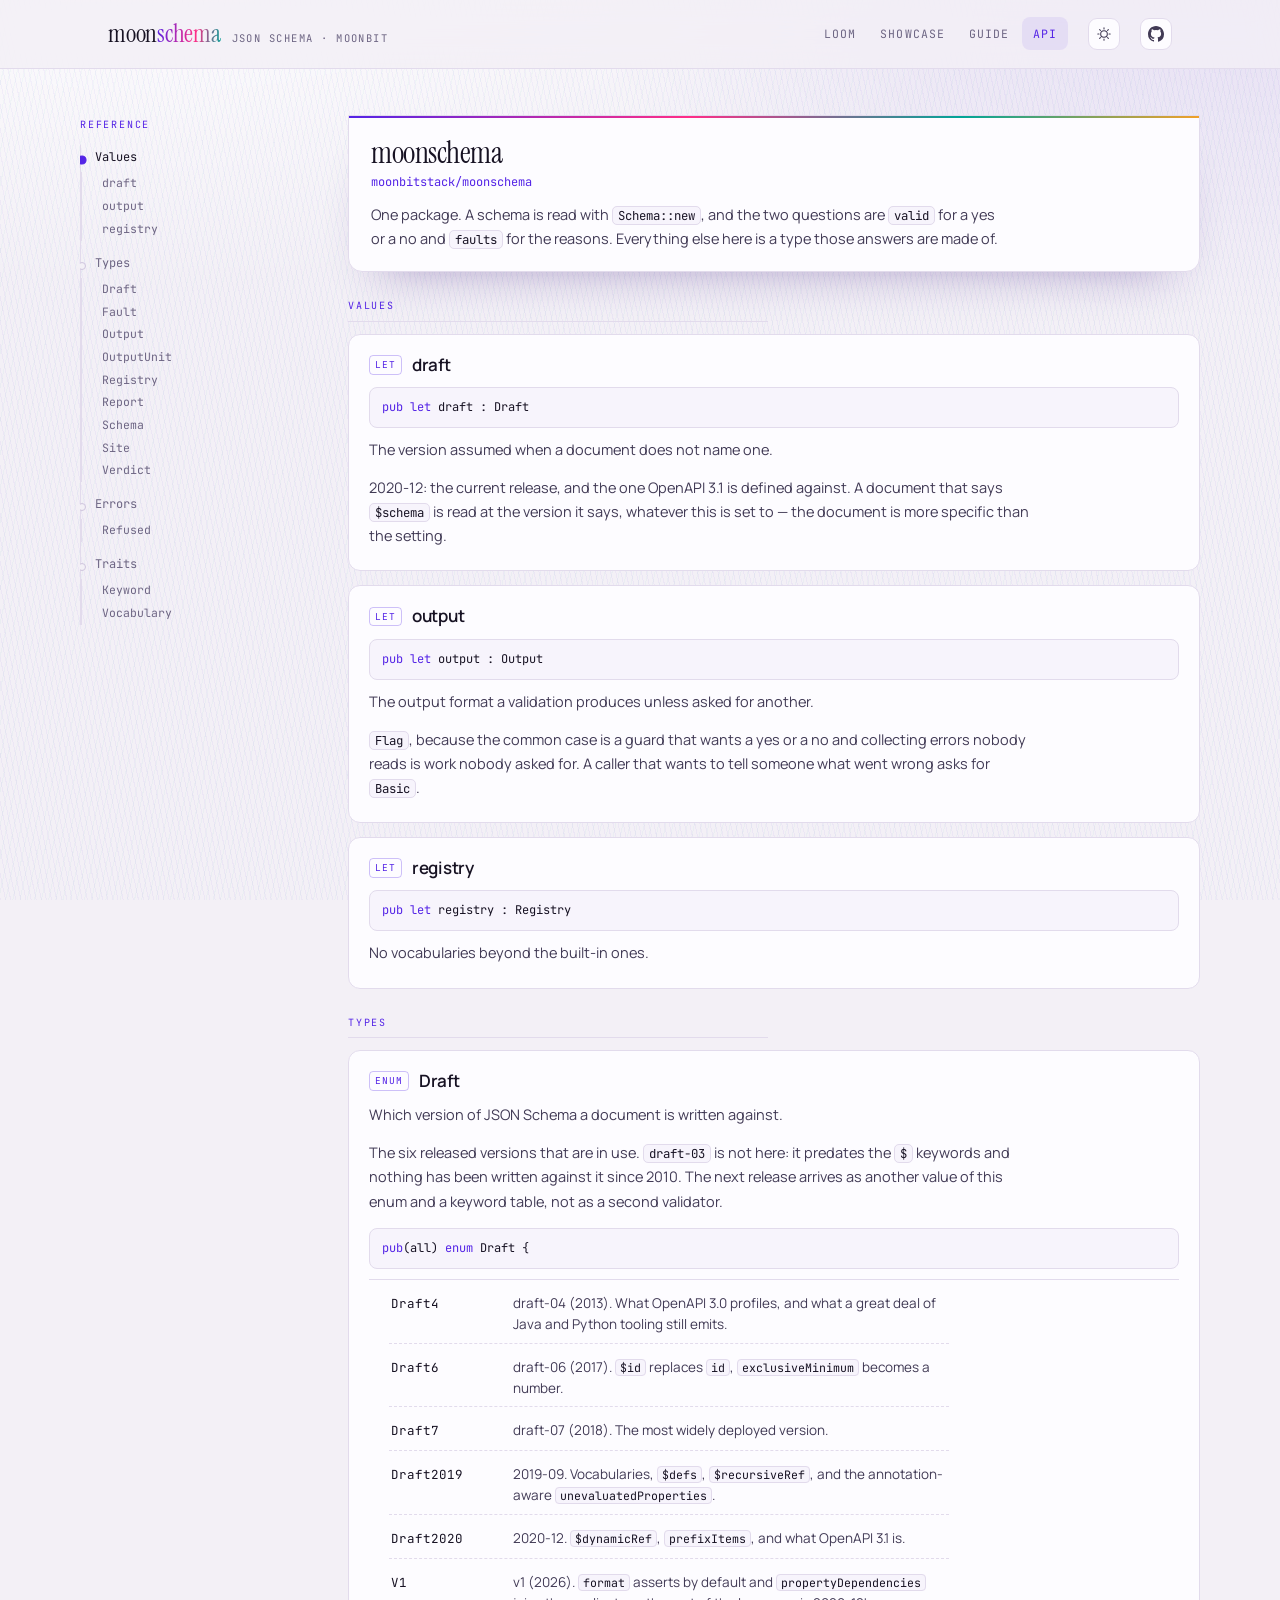
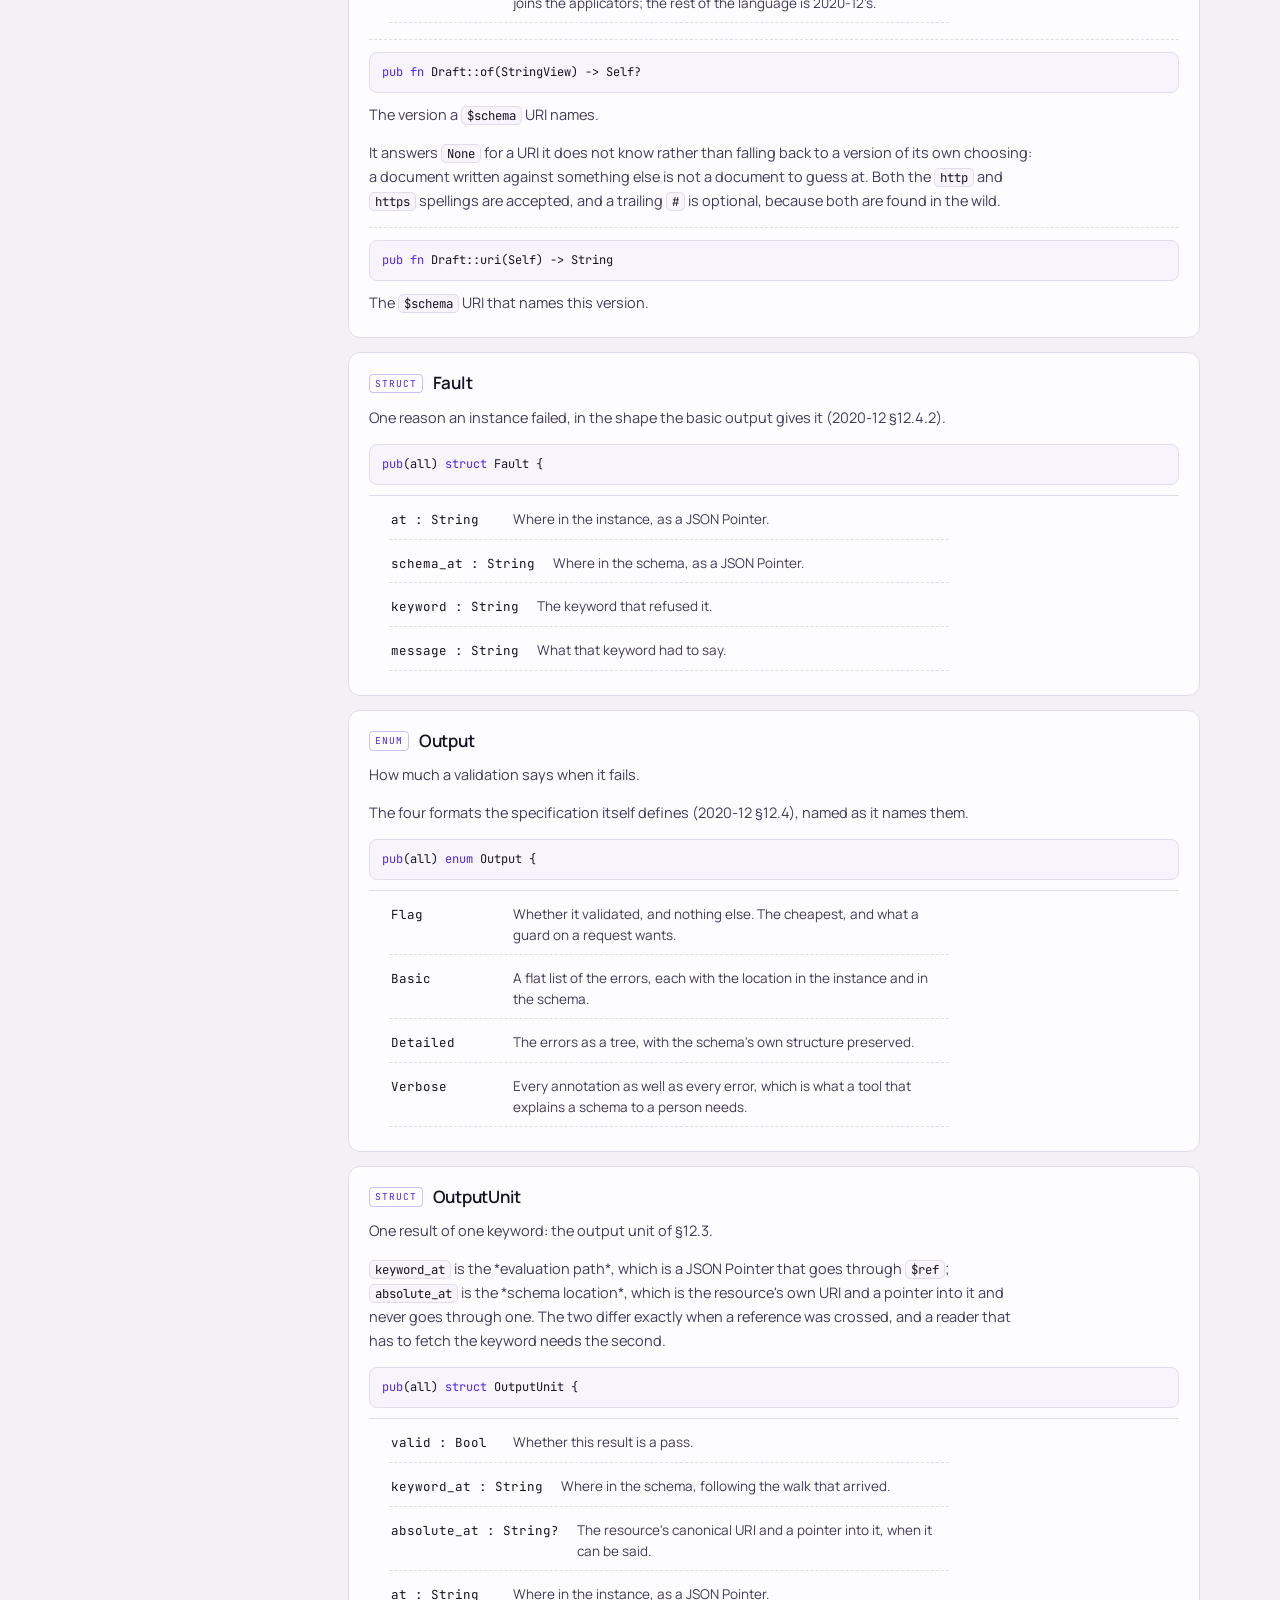
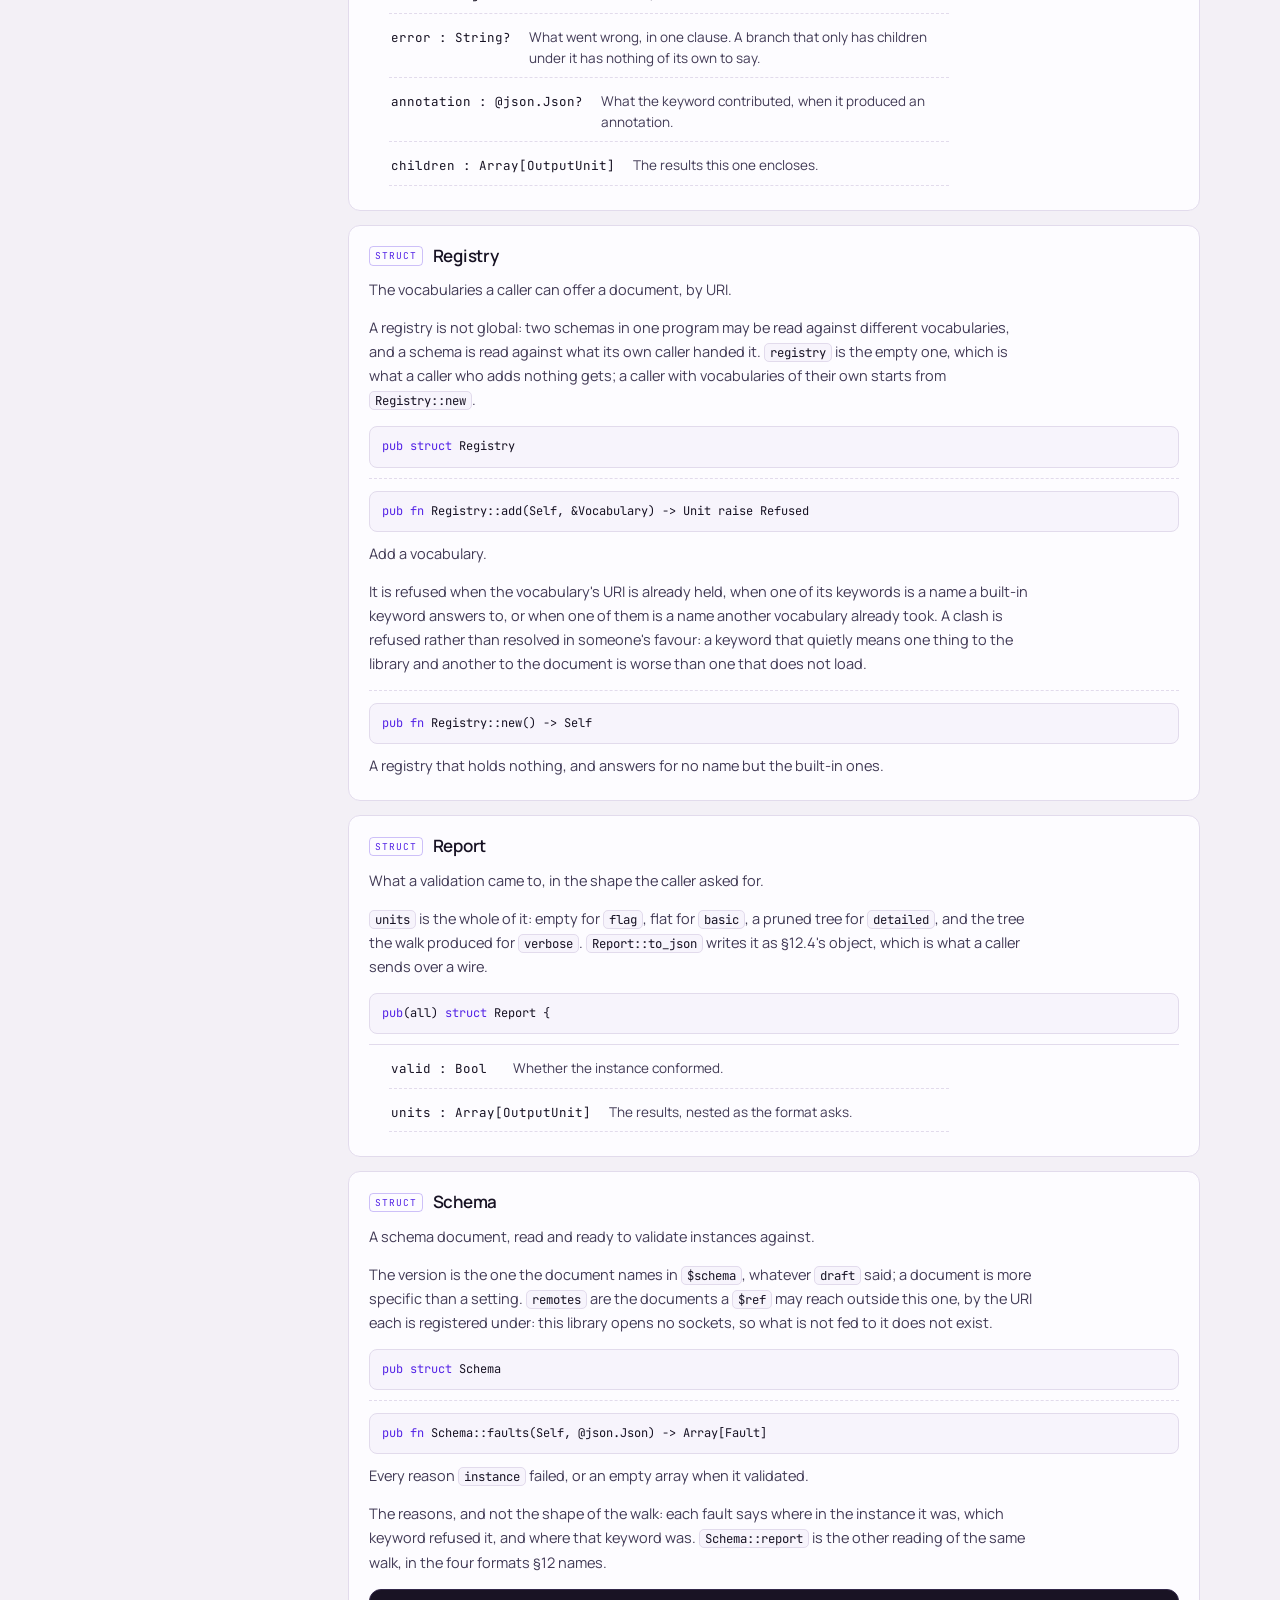
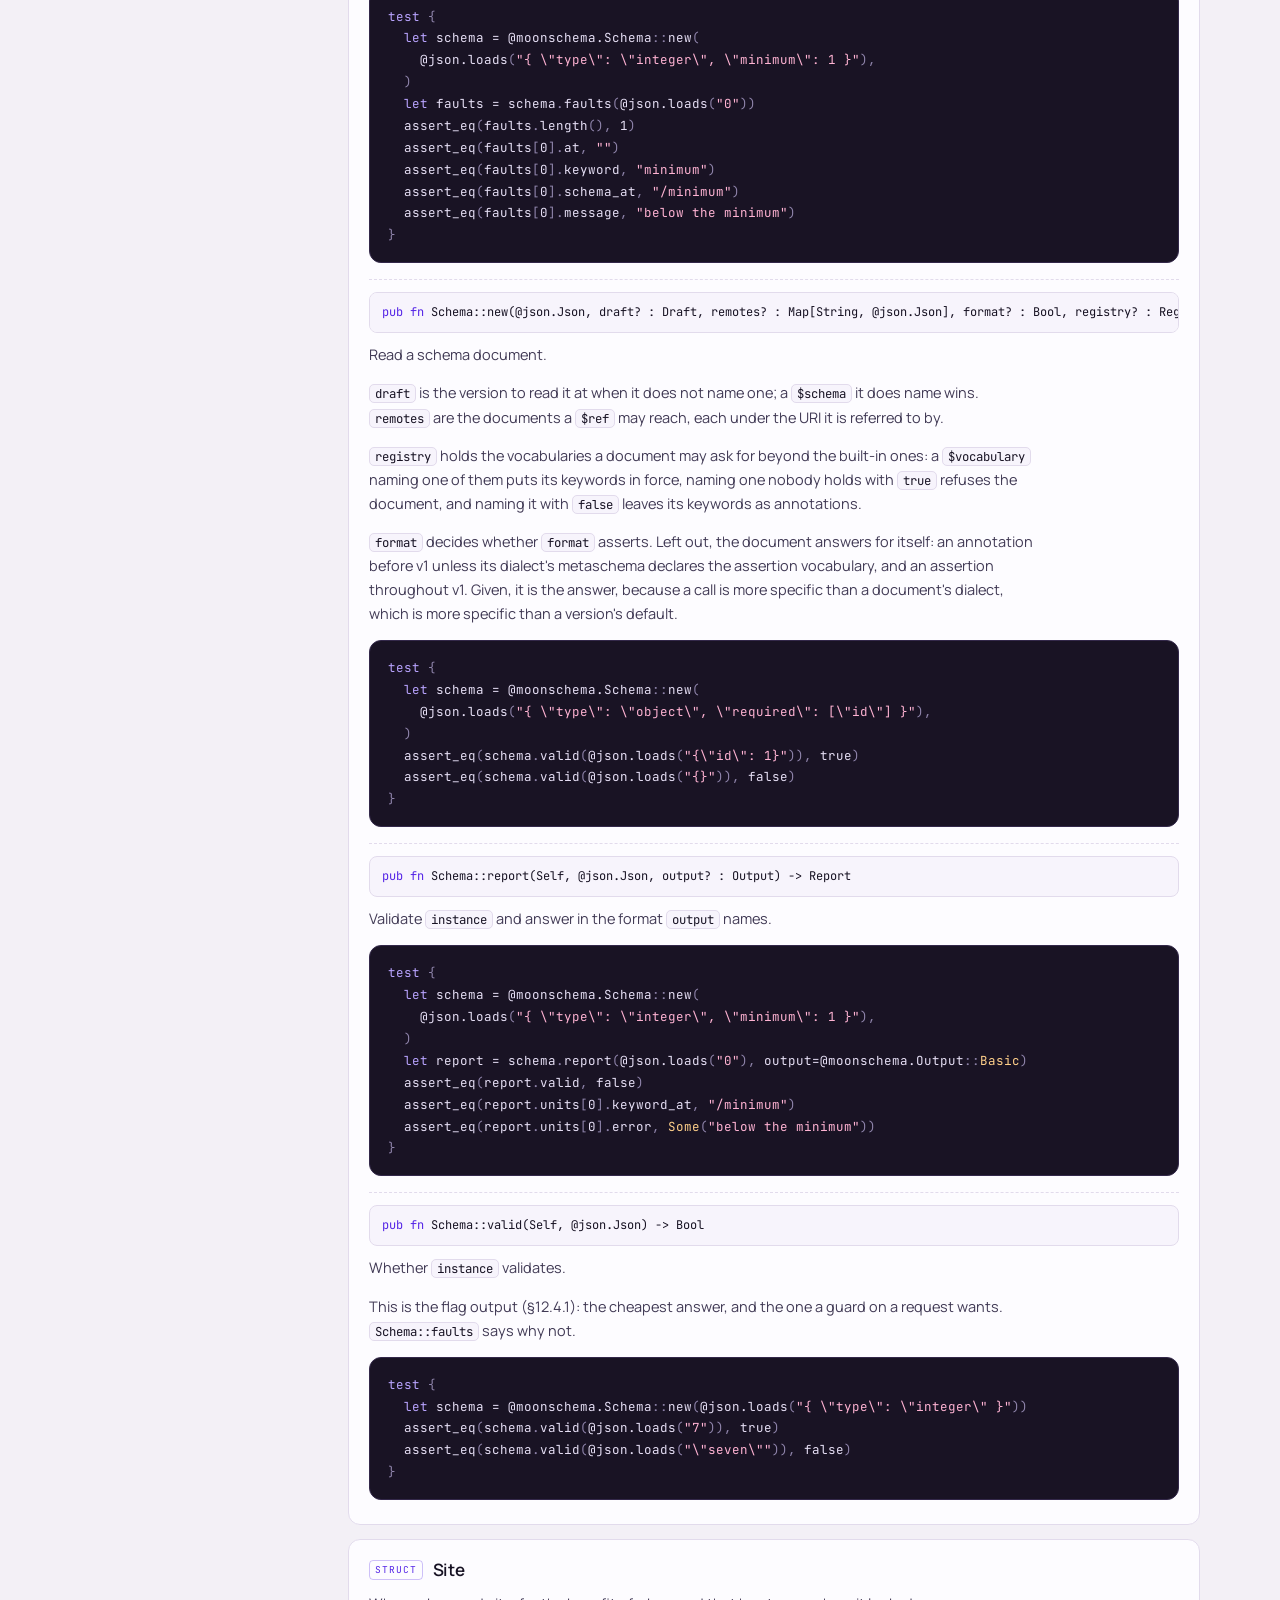
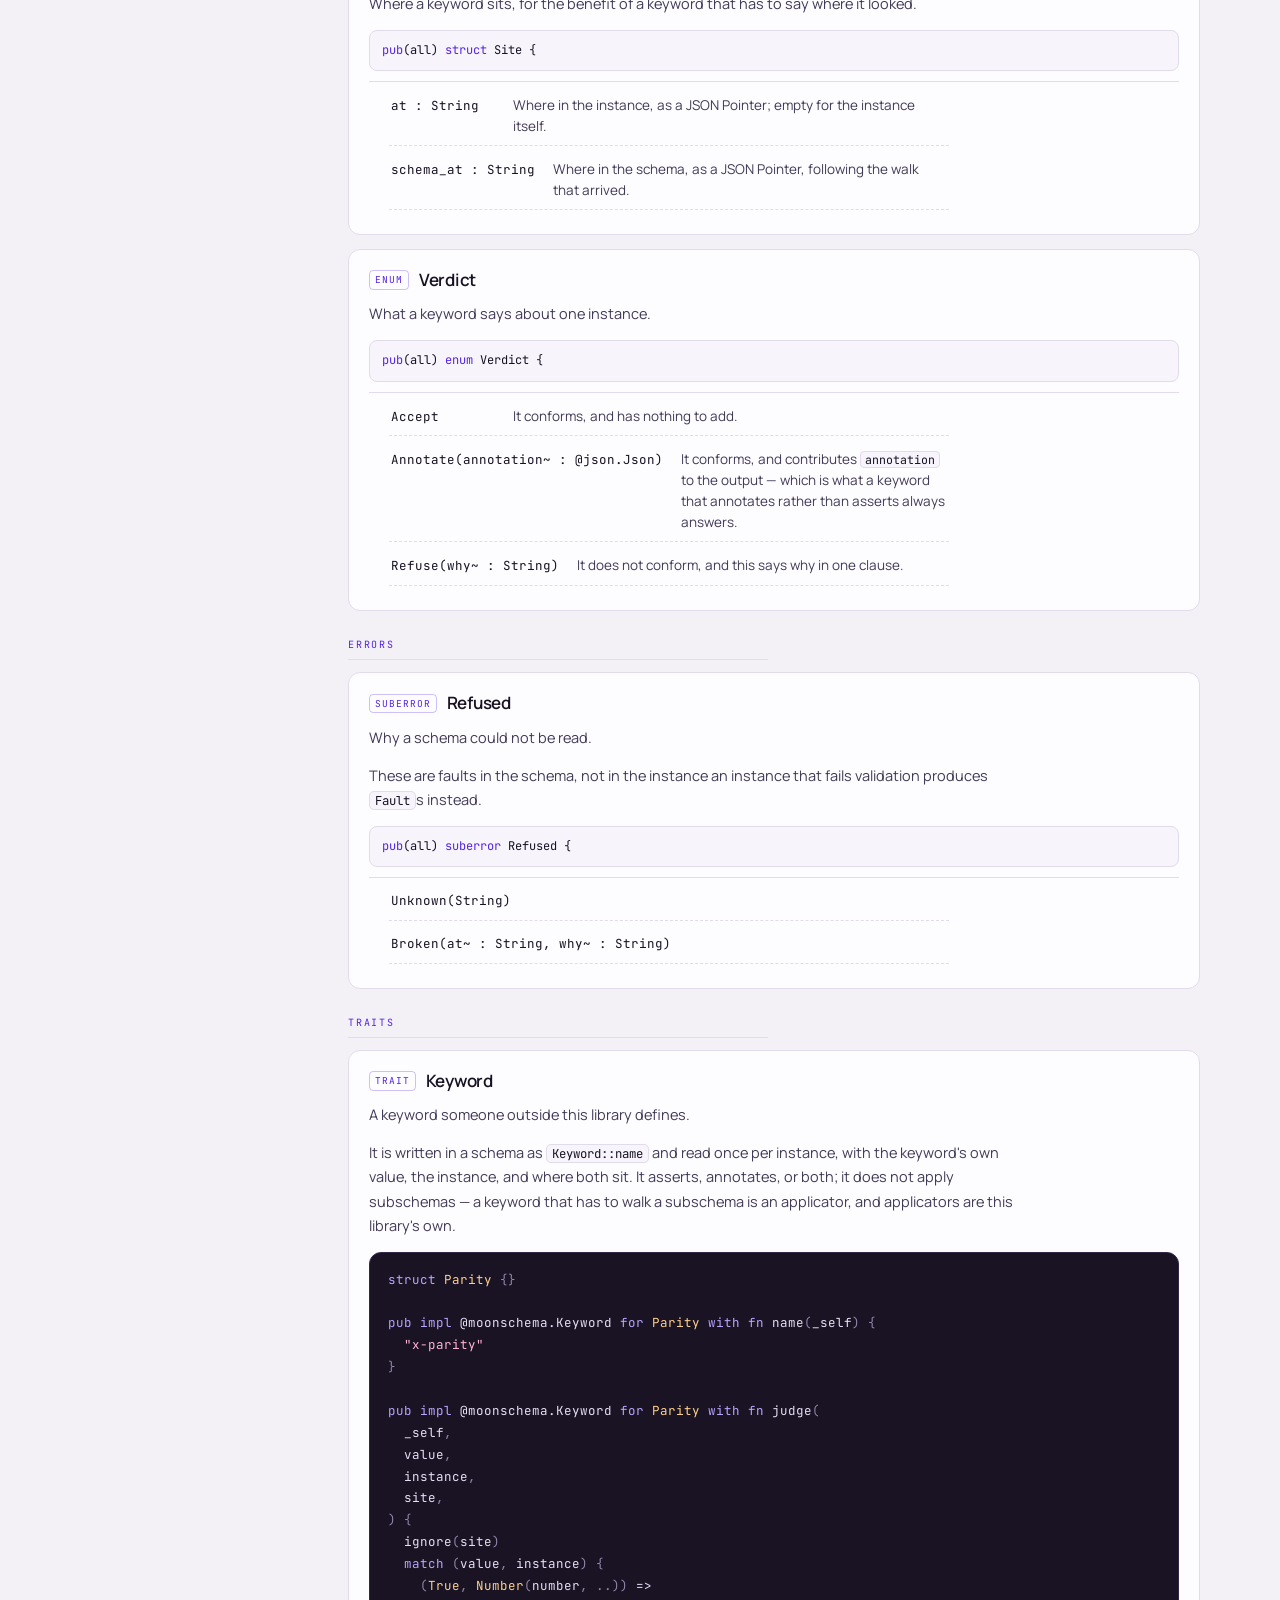
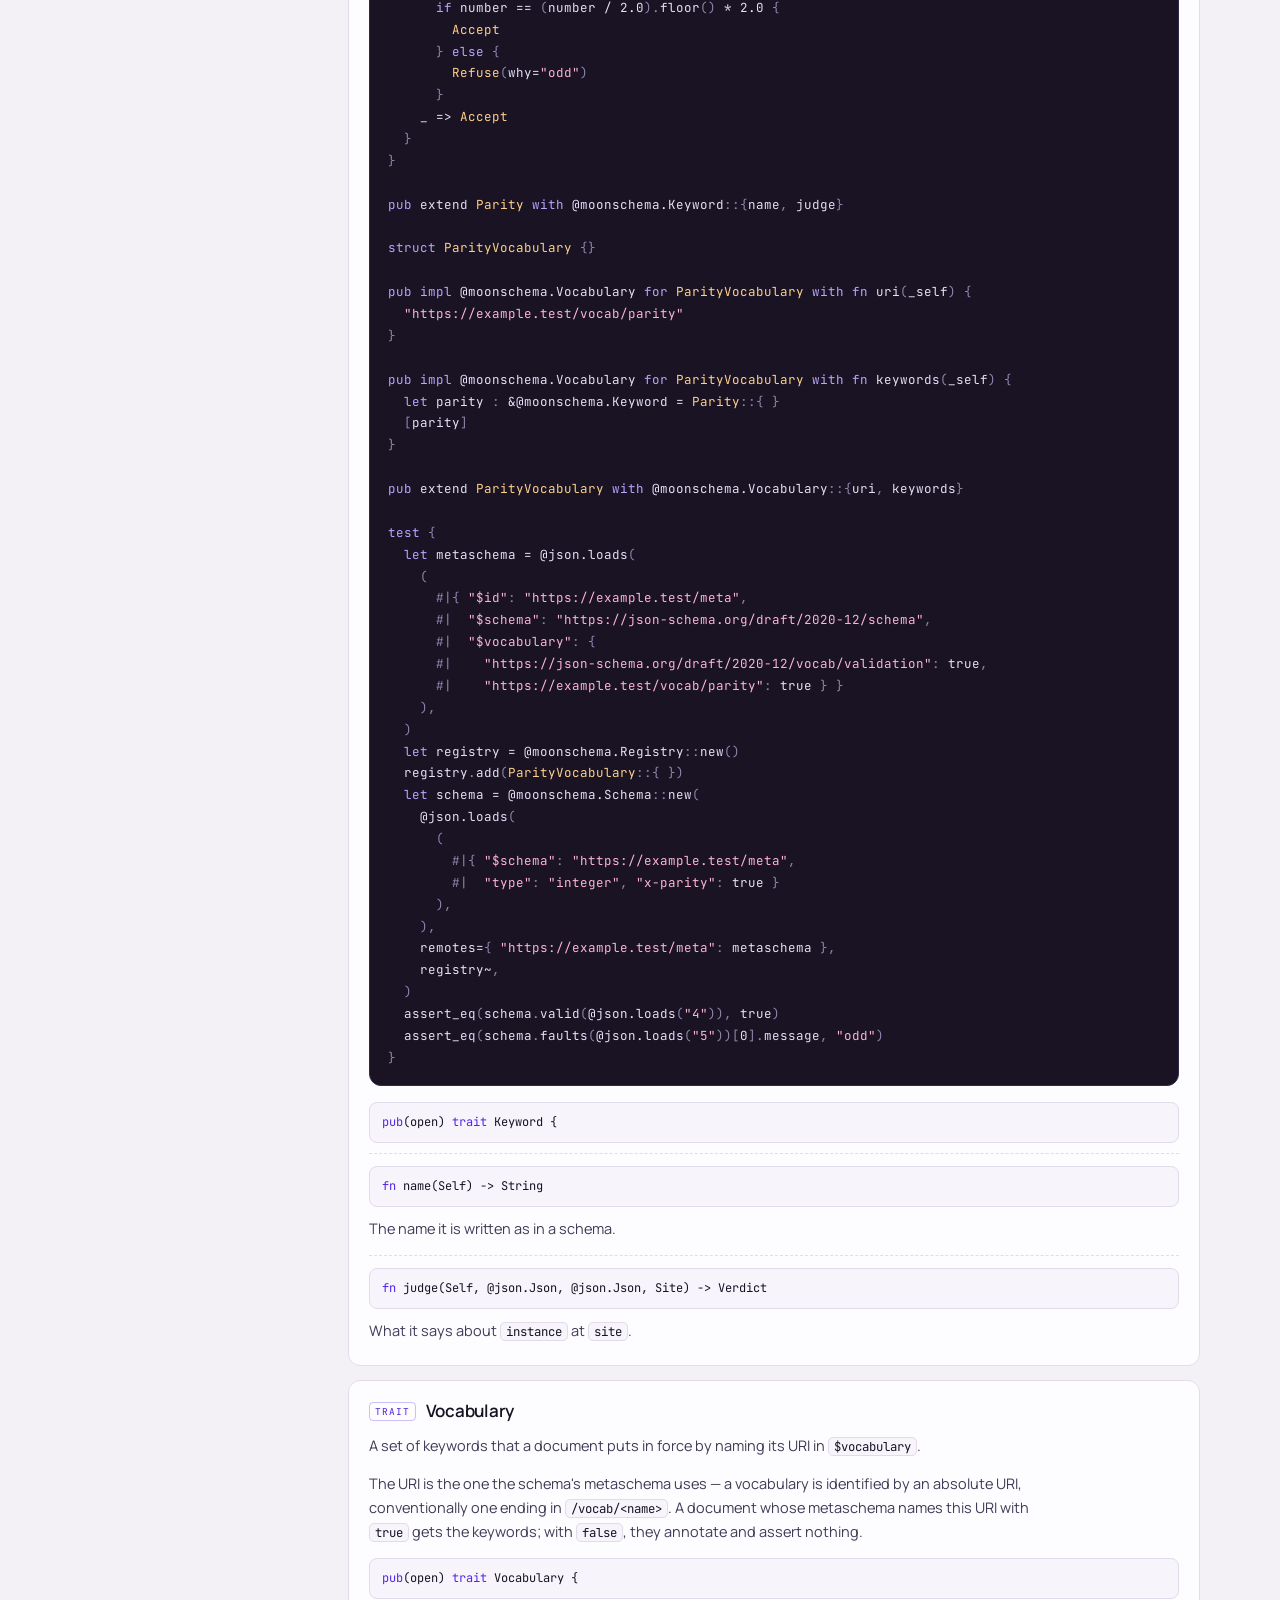
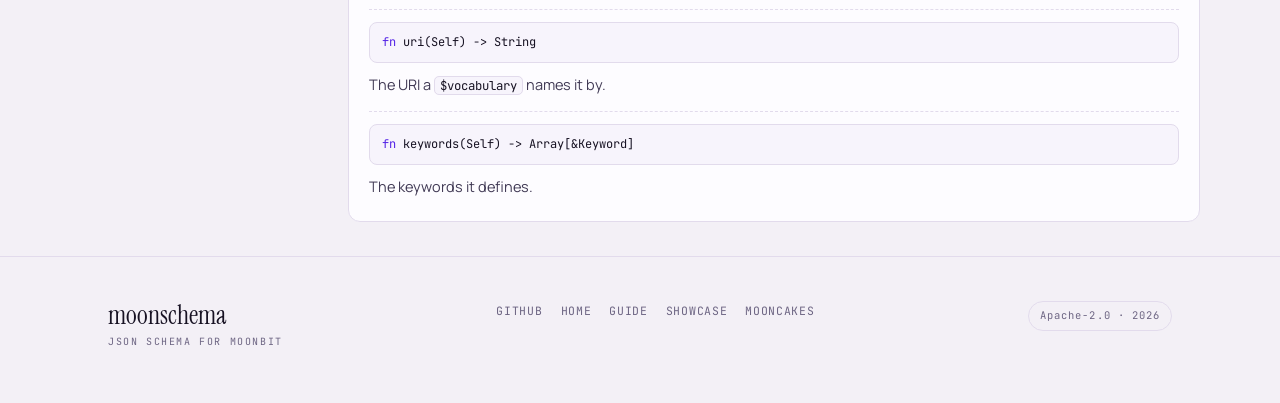
<file: docs/api.html>
<!doctype html>
<html lang="en">
<head>
<meta charset="utf-8">
<meta name="viewport" content="width=device-width, initial-scale=1">
<title>API reference — moonschema</title>
<meta name="description" content="Every public value, type and method of moonschema, generated from the package interface and its doc comments.">
<link rel="preconnect" href="https://fonts.googleapis.com">
<link rel="preconnect" href="https://fonts.gstatic.com" crossorigin>
<link href="https://fonts.googleapis.com/css2?family=Instrument+Serif:ital@0;1&family=JetBrains+Mono:wght@400;500&family=Manrope:wght@400;500;600&display=swap" rel="stylesheet">
<link rel="icon" href="assets/mark.svg" type="image/svg+xml">
<link rel="stylesheet" href="assets/site.css">
<script type="module" src="assets/scrollbar.js"></script>
<script>try{const t=localStorage.getItem("moonschema-theme");if(t)document.documentElement.dataset.theme=t}catch{}</script>
</head>
<body>

<header class="site">
  <div class="bar">
    <div class="brand">
      <a href="./">moon<i>schema</i></a>
      <small>JSON Schema · MoonBit</small>
    </div>
    <nav class="top" aria-label="Site">
      <a href="./">Loom</a>
      <a href="showcase.html">Showcase</a>
      <a href="guide.html">Guide</a>
      <a href="api.html" aria-current="page">API</a>
    </nav>
    <button class="icon-btn" data-theme-toggle aria-label="Switch theme" title="Switch theme">
      <svg class="sun" viewBox="0 0 24 24" aria-hidden="true"><path d="M12 17a5 5 0 1 1 0-10 5 5 0 0 1 0 10Zm0 2.5v1.8M12 2.7v1.8M21.3 12h-1.8M4.5 12H2.7M18.6 5.4l-1.3 1.3M6.7 17.3l-1.3 1.3M18.6 18.6l-1.3-1.3M6.7 6.7 5.4 5.4" fill="none" stroke="currentColor" stroke-width="1.6" stroke-linecap="round"/></svg>
      <svg class="moon" viewBox="0 0 24 24" aria-hidden="true" hidden><path d="M20 14.5A8.5 8.5 0 0 1 9.5 4a8.5 8.5 0 1 0 10.5 10.5Z" fill="none" stroke="currentColor" stroke-width="1.6" stroke-linejoin="round"/></svg>
    </button>
    <a class="icon-btn" href="https://github.com/moonbitstack/moonschema" aria-label="Source on GitHub" title="Source on GitHub">
      <svg viewBox="0 0 16 16" aria-hidden="true"><path d="M8 0C3.58 0 0 3.58 0 8a8 8 0 0 0 5.47 7.59c.4.07.55-.17.55-.38v-1.33c-2.23.48-2.7-1.07-2.7-1.07-.36-.92-.89-1.17-.89-1.17-.73-.5.06-.49.06-.49.8.06 1.23.83 1.23.83.72 1.22 1.88.87 2.34.66.07-.52.28-.87.5-1.07-1.78-.2-3.65-.89-3.65-3.95 0-.87.31-1.59.82-2.15-.08-.2-.36-1.02.08-2.12 0 0 .67-.21 2.2.82a7.6 7.6 0 0 1 4 0c1.53-1.04 2.2-.82 2.2-.82.44 1.1.16 1.92.08 2.12.51.56.82 1.27.82 2.15 0 3.07-1.87 3.75-3.65 3.95.29.25.54.73.54 1.48v2.2c0 .21.15.46.55.38A8 8 0 0 0 16 8c0-4.42-3.58-8-8-8Z"/></svg>
    </a>
  </div>
</header>

<main class="wrap doc">

  <aside class="toc" aria-label="Contents">
    <p class="label">Reference</p>
    <ol>
<li><a href="#values">Values</a><ol class="sub">
<li><a href="#value-draft">draft</a></li>
<li><a href="#value-output">output</a></li>
<li><a href="#value-registry">registry</a></li>
</ol></li>
<li><a href="#types">Types</a><ol class="sub">
<li><a href="#draft">Draft</a></li>
<li><a href="#fault">Fault</a></li>
<li><a href="#output">Output</a></li>
<li><a href="#outputunit">OutputUnit</a></li>
<li><a href="#registry">Registry</a></li>
<li><a href="#report">Report</a></li>
<li><a href="#schema">Schema</a></li>
<li><a href="#site">Site</a></li>
<li><a href="#verdict">Verdict</a></li>
</ol></li>
<li><a href="#errors">Errors</a><ol class="sub">
<li><a href="#refused">Refused</a></li>
</ol></li>
<li><a href="#traits">Traits</a><ol class="sub">
<li><a href="#keyword">Keyword</a></li>
<li><a href="#vocabulary">Vocabulary</a></li>
</ol></li>
    </ol>
  </aside>

  <div class="page">

    <div class="api-band">
      <h2>moonschema</h2>
      <div class="route">moonbitstack/moonschema</div>
      <p>
        One package. A schema is read with <code>Schema::new</code>, and the two questions are
        <code>valid</code> for a yes or a no and <code>faults</code> for the reasons. Everything
        else here is a type those answers are made of.
      </p>
    </div>

<div class="kind-group"><p class="g" id="values">Values</p>
<div class="entry" id="value-draft">
<h3><span class="kind">let</span>draft</h3>
<div class="sig"><span class="k">pub</span> <span class="k">let</span> draft : Draft</div>
<p>The version assumed when a document does not name one.</p><p>2020-12: the current release, and the one OpenAPI 3.1 is defined against. A document that says <code>$schema</code> is read at the version it says, whatever this is set to — the document is more specific than the setting.</p>
</div>
<div class="entry" id="value-output">
<h3><span class="kind">let</span>output</h3>
<div class="sig"><span class="k">pub</span> <span class="k">let</span> output : Output</div>
<p>The output format a validation produces unless asked for another.</p><p><code>Flag</code>, because the common case is a guard that wants a yes or a no and collecting errors nobody reads is work nobody asked for. A caller that wants to tell someone what went wrong asks for <code>Basic</code>.</p>
</div>
<div class="entry" id="value-registry">
<h3><span class="kind">let</span>registry</h3>
<div class="sig"><span class="k">pub</span> <span class="k">let</span> registry : Registry</div>
<p>No vocabularies beyond the built-in ones.</p>
</div>
</div>
<div class="kind-group"><p class="g" id="types">Types</p>
<div class="entry" id="draft">
<h3><span class="kind">enum</span>Draft</h3>
<p>Which version of JSON Schema a document is written against.</p><p>The six released versions that are in use. <code>draft-03</code> is not here: it predates the <code>$</code> keywords and nothing has been written against it since 2010. The next release arrives as another value of this enum and a keyword table, not as a second validator.</p>
<div class="sig"><span class="k">pub</span>(all) <span class="k">enum</span> Draft {</div>
<ul class="variants"><li>Draft4<small>draft-04 (2013). What OpenAPI 3.0 profiles, and what a great deal of Java and Python tooling still emits.</small></li><li>Draft6<small>draft-06 (2017). <code>$id</code> replaces <code>id</code>, <code>exclusiveMinimum</code> becomes a number.</small></li><li>Draft7<small>draft-07 (2018). The most widely deployed version.</small></li><li>Draft2019<small>2019-09. Vocabularies, <code>$defs</code>, <code>$recursiveRef</code>, and the annotation-aware <code>unevaluatedProperties</code>.</small></li><li>Draft2020<small>2020-12. <code>$dynamicRef</code>, <code>prefixItems</code>, and what OpenAPI 3.1 is.</small></li><li>V1<small>v1 (2026). <code>format</code> asserts by default and <code>propertyDependencies</code> joins the applicators; the rest of the language is 2020-12's.</small></li></ul>
<div class="member" id="draft-of"><div class="sig"><span class="k">pub</span> <span class="k">fn</span> Draft::of(StringView) -&gt; Self?</div><p>The version a <code>$schema</code> URI names.</p><p>It answers <code>None</code> for a URI it does not know rather than falling back to a version of its own choosing: a document written against something else is not a document to guess at. Both the <code>http</code> and <code>https</code> spellings are accepted, and a trailing <code>#</code> is optional, because both are found in the wild.</p></div>
<div class="member" id="draft-uri"><div class="sig"><span class="k">pub</span> <span class="k">fn</span> Draft::uri(Self) -&gt; String</div><p>The <code>$schema</code> URI that names this version.</p></div>
</div>
<div class="entry" id="fault">
<h3><span class="kind">struct</span>Fault</h3>
<p>One reason an instance failed, in the shape the basic output gives it (2020-12 §12.4.2).</p>
<div class="sig"><span class="k">pub</span>(all) <span class="k">struct</span> Fault {</div>
<ul class="variants"><li>at : String<small>Where in the instance, as a JSON Pointer.</small></li><li>schema_at : String<small>Where in the schema, as a JSON Pointer.</small></li><li>keyword : String<small>The keyword that refused it.</small></li><li>message : String<small>What that keyword had to say.</small></li></ul>
</div>
<div class="entry" id="output">
<h3><span class="kind">enum</span>Output</h3>
<p>How much a validation says when it fails.</p><p>The four formats the specification itself defines (2020-12 §12.4), named as it names them.</p>
<div class="sig"><span class="k">pub</span>(all) <span class="k">enum</span> Output {</div>
<ul class="variants"><li>Flag<small>Whether it validated, and nothing else. The cheapest, and what a guard on a request wants.</small></li><li>Basic<small>A flat list of the errors, each with the location in the instance and in the schema.</small></li><li>Detailed<small>The errors as a tree, with the schema's own structure preserved.</small></li><li>Verbose<small>Every annotation as well as every error, which is what a tool that explains a schema to a person needs.</small></li></ul>
</div>
<div class="entry" id="outputunit">
<h3><span class="kind">struct</span>OutputUnit</h3>
<p>One result of one keyword: the output unit of §12.3.</p><p><code>keyword_at</code> is the *evaluation path*, which is a JSON Pointer that goes through <code>$ref</code>; <code>absolute_at</code> is the *schema location*, which is the resource's own URI and a pointer into it and never goes through one. The two differ exactly when a reference was crossed, and a reader that has to fetch the keyword needs the second.</p>
<div class="sig"><span class="k">pub</span>(all) <span class="k">struct</span> OutputUnit {</div>
<ul class="variants"><li>valid : Bool<small>Whether this result is a pass.</small></li><li>keyword_at : String<small>Where in the schema, following the walk that arrived.</small></li><li>absolute_at : String?<small>The resource's canonical URI and a pointer into it, when it can be said.</small></li><li>at : String<small>Where in the instance, as a JSON Pointer.</small></li><li>error : String?<small>What went wrong, in one clause. A branch that only has children under it has nothing of its own to say.</small></li><li>annotation : @json.Json?<small>What the keyword contributed, when it produced an annotation.</small></li><li>children : Array[OutputUnit]<small>The results this one encloses.</small></li></ul>
</div>
<div class="entry" id="registry">
<h3><span class="kind">struct</span>Registry</h3>
<p>The vocabularies a caller can offer a document, by URI.</p><p>A registry is not global: two schemas in one program may be read against different vocabularies, and a schema is read against what its own caller handed it. <code>registry</code> is the empty one, which is what a caller who adds nothing gets; a caller with vocabularies of their own starts from <code>Registry::new</code>.</p>
<div class="sig"><span class="k">pub</span> <span class="k">struct</span> Registry</div>
<div class="member" id="registry-add"><div class="sig"><span class="k">pub</span> <span class="k">fn</span> Registry::add(Self, &amp;Vocabulary) -&gt; Unit raise Refused</div><p>Add a vocabulary.</p><p>It is refused when the vocabulary's URI is already held, when one of its keywords is a name a built-in keyword answers to, or when one of them is a name another vocabulary already took. A clash is refused rather than resolved in someone's favour: a keyword that quietly means one thing to the library and another to the document is worse than one that does not load.</p></div>
<div class="member" id="registry-new"><div class="sig"><span class="k">pub</span> <span class="k">fn</span> Registry::new() -&gt; Self</div><p>A registry that holds nothing, and answers for no name but the built-in ones.</p></div>
</div>
<div class="entry" id="report">
<h3><span class="kind">struct</span>Report</h3>
<p>What a validation came to, in the shape the caller asked for.</p><p><code>units</code> is the whole of it: empty for <code>flag</code>, flat for <code>basic</code>, a pruned tree for <code>detailed</code>, and the tree the walk produced for <code>verbose</code>. <code>Report::to_json</code> writes it as §12.4's object, which is what a caller sends over a wire.</p>
<div class="sig"><span class="k">pub</span>(all) <span class="k">struct</span> Report {</div>
<ul class="variants"><li>valid : Bool<small>Whether the instance conformed.</small></li><li>units : Array[OutputUnit]<small>The results, nested as the format asks.</small></li></ul>
</div>
<div class="entry" id="schema">
<h3><span class="kind">struct</span>Schema</h3>
<p>A schema document, read and ready to validate instances against.</p><p>The version is the one the document names in <code>$schema</code>, whatever <code>draft</code> said; a document is more specific than a setting. <code>remotes</code> are the documents a <code>$ref</code> may reach outside this one, by the URI each is registered under: this library opens no sockets, so what is not fed to it does not exist.</p>
<div class="sig"><span class="k">pub</span> <span class="k">struct</span> Schema</div>
<div class="member" id="schema-faults"><div class="sig"><span class="k">pub</span> <span class="k">fn</span> Schema::faults(Self, @json.Json) -&gt; Array[Fault]</div><p>Every reason <code>instance</code> failed, or an empty array when it validated.</p><p>The reasons, and not the shape of the walk: each fault says where in the instance it was, which keyword refused it, and where that keyword was. <code>Schema::report</code> is the other reading of the same walk, in the four formats §12 names.</p><pre data-lang="moonbit">test {
  let schema = @moonschema.Schema::new(
    @json.loads("{ \"type\": \"integer\", \"minimum\": 1 }"),
  )
  let faults = schema.faults(@json.loads("0"))
  assert_eq(faults.length(), 1)
  assert_eq(faults[0].at, "")
  assert_eq(faults[0].keyword, "minimum")
  assert_eq(faults[0].schema_at, "/minimum")
  assert_eq(faults[0].message, "below the minimum")
}</pre></div>
<div class="member" id="schema-new"><div class="sig"><span class="k">pub</span> <span class="k">fn</span> Schema::new(@json.Json, draft? : Draft, remotes? : Map[String, @json.Json], format? : Bool, registry? : Registry) -&gt; Self raise Refused</div><p>Read a schema document.</p><p><code>draft</code> is the version to read it at when it does not name one; a <code>$schema</code> it does name wins. <code>remotes</code> are the documents a <code>$ref</code> may reach, each under the URI it is referred to by.</p><p><code>registry</code> holds the vocabularies a document may ask for beyond the built-in ones: a <code>$vocabulary</code> naming one of them puts its keywords in force, naming one nobody holds with <code>true</code> refuses the document, and naming it with <code>false</code> leaves its keywords as annotations.</p><p><code>format</code> decides whether <code>format</code> asserts. Left out, the document answers for itself: an annotation before v1 unless its dialect's metaschema declares the assertion vocabulary, and an assertion throughout v1. Given, it is the answer, because a call is more specific than a document's dialect, which is more specific than a version's default.</p><pre data-lang="moonbit">test {
  let schema = @moonschema.Schema::new(
    @json.loads("{ \"type\": \"object\", \"required\": [\"id\"] }"),
  )
  assert_eq(schema.valid(@json.loads("{\"id\": 1}")), true)
  assert_eq(schema.valid(@json.loads("{}")), false)
}</pre></div>
<div class="member" id="schema-report"><div class="sig"><span class="k">pub</span> <span class="k">fn</span> Schema::report(Self, @json.Json, output? : Output) -&gt; Report</div><p>Validate <code>instance</code> and answer in the format <code>output</code> names.</p><pre data-lang="moonbit">test {
  let schema = @moonschema.Schema::new(
    @json.loads("{ \"type\": \"integer\", \"minimum\": 1 }"),
  )
  let report = schema.report(@json.loads("0"), output=@moonschema.Output::Basic)
  assert_eq(report.valid, false)
  assert_eq(report.units[0].keyword_at, "/minimum")
  assert_eq(report.units[0].error, Some("below the minimum"))
}</pre></div>
<div class="member" id="schema-valid"><div class="sig"><span class="k">pub</span> <span class="k">fn</span> Schema::valid(Self, @json.Json) -&gt; Bool</div><p>Whether <code>instance</code> validates.</p><p>This is the flag output (§12.4.1): the cheapest answer, and the one a guard on a request wants. <code>Schema::faults</code> says why not.</p><pre data-lang="moonbit">test {
  let schema = @moonschema.Schema::new(@json.loads("{ \"type\": \"integer\" }"))
  assert_eq(schema.valid(@json.loads("7")), true)
  assert_eq(schema.valid(@json.loads("\"seven\"")), false)
}</pre></div>
</div>
<div class="entry" id="site">
<h3><span class="kind">struct</span>Site</h3>
<p>Where a keyword sits, for the benefit of a keyword that has to say where it looked.</p>
<div class="sig"><span class="k">pub</span>(all) <span class="k">struct</span> Site {</div>
<ul class="variants"><li>at : String<small>Where in the instance, as a JSON Pointer; empty for the instance itself.</small></li><li>schema_at : String<small>Where in the schema, as a JSON Pointer, following the walk that arrived.</small></li></ul>
</div>
<div class="entry" id="verdict">
<h3><span class="kind">enum</span>Verdict</h3>
<p>What a keyword says about one instance.</p>
<div class="sig"><span class="k">pub</span>(all) <span class="k">enum</span> Verdict {</div>
<ul class="variants"><li>Accept<small>It conforms, and has nothing to add.</small></li><li>Annotate(annotation~ : @json.Json)<small>It conforms, and contributes <code>annotation</code> to the output — which is what a keyword that annotates rather than asserts always answers.</small></li><li>Refuse(why~ : String)<small>It does not conform, and this says why in one clause.</small></li></ul>
</div>
</div>
<div class="kind-group"><p class="g" id="errors">Errors</p>
<div class="entry" id="refused">
<h3><span class="kind">suberror</span>Refused</h3>
<p>Why a schema could not be read.</p><p>These are faults in the schema, not in the instance an instance that fails validation produces <code>Fault</code>s instead.</p>
<div class="sig"><span class="k">pub</span>(all) <span class="k">suberror</span> Refused {</div>
<ul class="variants"><li>Unknown(String)</li><li>Broken(at~ : String, why~ : String)</li></ul>
</div>
</div>
<div class="kind-group"><p class="g" id="traits">Traits</p>
<div class="entry" id="keyword">
<h3><span class="kind">trait</span>Keyword</h3>
<p>A keyword someone outside this library defines.</p><p>It is written in a schema as <code>Keyword::name</code> and read once per instance, with the keyword's own value, the instance, and where both sit. It asserts, annotates, or both; it does not apply subschemas — a keyword that has to walk a subschema is an applicator, and applicators are this library's own.</p><pre data-lang="moonbit">struct Parity {}

pub impl @moonschema.Keyword for Parity with fn name(_self) {
  "x-parity"
}

pub impl @moonschema.Keyword for Parity with fn judge(
  _self,
  value,
  instance,
  site,
) {
  ignore(site)
  match (value, instance) {
    (True, Number(number, ..)) =&gt;
      if number == (number / 2.0).floor() * 2.0 {
        Accept
      } else {
        Refuse(why="odd")
      }
    _ =&gt; Accept
  }
}

pub extend Parity with @moonschema.Keyword::{name, judge}

struct ParityVocabulary {}

pub impl @moonschema.Vocabulary for ParityVocabulary with fn uri(_self) {
  "https://example.test/vocab/parity"
}

pub impl @moonschema.Vocabulary for ParityVocabulary with fn keywords(_self) {
  let parity : &amp;@moonschema.Keyword = Parity::{ }
  [parity]
}

pub extend ParityVocabulary with @moonschema.Vocabulary::{uri, keywords}

test {
  let metaschema = @json.loads(
    (
      #|{ "$id": "https://example.test/meta",
      #|  "$schema": "https://json-schema.org/draft/2020-12/schema",
      #|  "$vocabulary": {
      #|    "https://json-schema.org/draft/2020-12/vocab/validation": true,
      #|    "https://example.test/vocab/parity": true } }
    ),
  )
  let registry = @moonschema.Registry::new()
  registry.add(ParityVocabulary::{ })
  let schema = @moonschema.Schema::new(
    @json.loads(
      (
        #|{ "$schema": "https://example.test/meta",
        #|  "type": "integer", "x-parity": true }
      ),
    ),
    remotes={ "https://example.test/meta": metaschema },
    registry~,
  )
  assert_eq(schema.valid(@json.loads("4")), true)
  assert_eq(schema.faults(@json.loads("5"))[0].message, "odd")
}</pre>
<div class="sig"><span class="k">pub</span>(open) <span class="k">trait</span> Keyword {</div>
<div class="member" id="keyword-name"><div class="sig"><span class="k">fn</span> name(Self) -&gt; String</div><p>The name it is written as in a schema.</p></div>
<div class="member" id="keyword-judge"><div class="sig"><span class="k">fn</span> judge(Self, @json.Json, @json.Json, Site) -&gt; Verdict</div><p>What it says about <code>instance</code> at <code>site</code>.</p></div>
</div>
<div class="entry" id="vocabulary">
<h3><span class="kind">trait</span>Vocabulary</h3>
<p>A set of keywords that a document puts in force by naming its URI in <code>$vocabulary</code>.</p><p>The URI is the one the schema's metaschema uses — a vocabulary is identified by an absolute URI, conventionally one ending in <code>/vocab/&lt;name&gt;</code>. A document whose metaschema names this URI with <code>true</code> gets the keywords; with <code>false</code>, they annotate and assert nothing.</p>
<div class="sig"><span class="k">pub</span>(open) <span class="k">trait</span> Vocabulary {</div>
<div class="member" id="vocabulary-uri"><div class="sig"><span class="k">fn</span> uri(Self) -&gt; String</div><p>The URI a <code>$vocabulary</code> names it by.</p></div>
<div class="member" id="vocabulary-keywords"><div class="sig"><span class="k">fn</span> keywords(Self) -&gt; Array[&amp;Keyword]</div><p>The keywords it defines.</p></div>
</div>
</div>

  </div>
</main>

<footer class="site">
  <div class="wrap foot">
    <div><div class="mark">moonschema<small>JSON Schema for MoonBit</small></div></div>
    <nav aria-label="Footer">
      <a href="https://github.com/moonbitstack/moonschema">GitHub</a>
      <a href="./">Home</a>
      <a href="guide.html">Guide</a>
      <a href="showcase.html">Showcase</a>
      <a href="https://mooncakes.io/docs/moonbitstack/moonschema">mooncakes</a>
    </nav>
    <div class="stamp">Apache-2.0 · <span data-year>2026</span></div>
  </div>
</footer>

<script type="module" src="assets/page.js"></script>
</body>
</html>
</file>
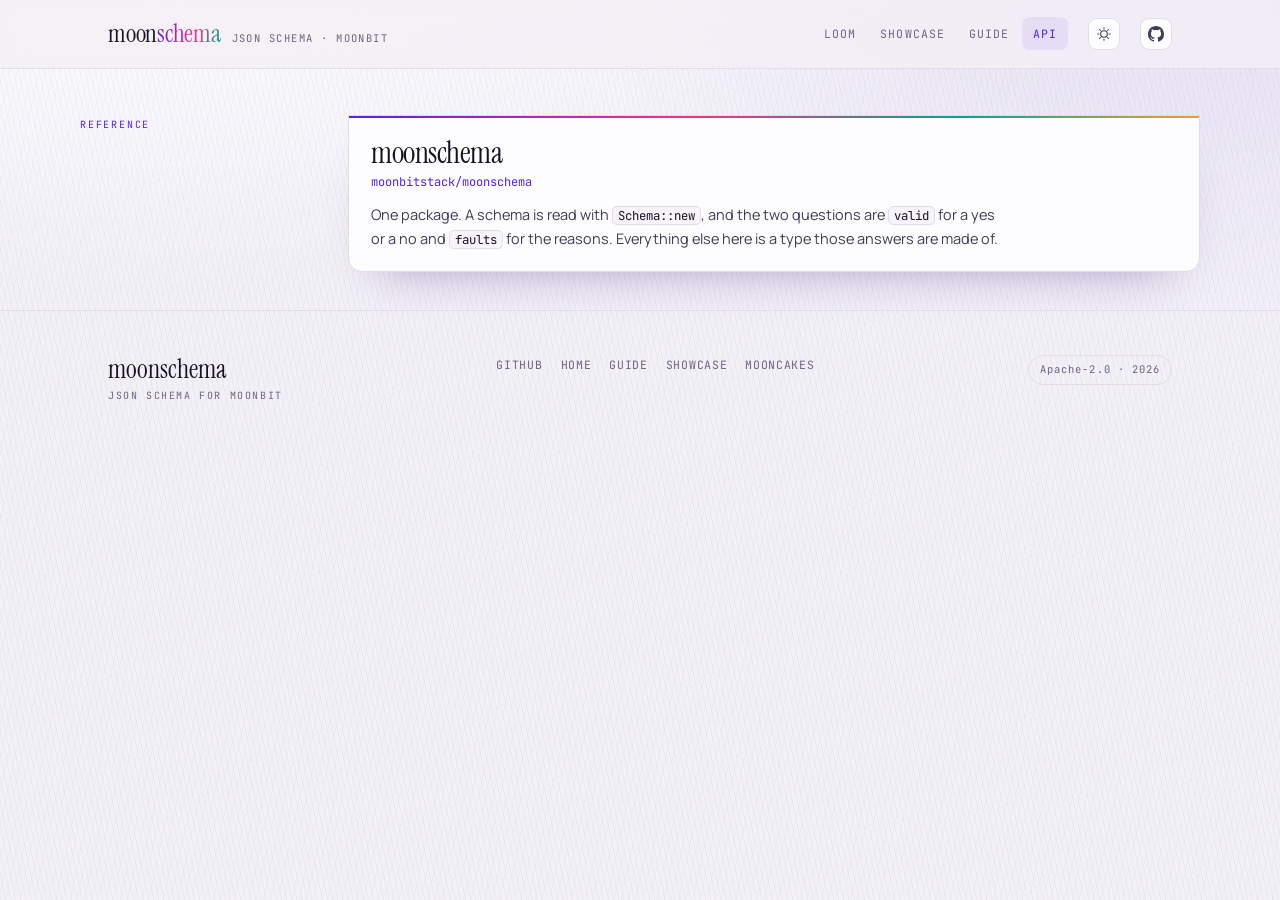
<file: docs/api.template.html>
<!doctype html>
<html lang="en">
<head>
<meta charset="utf-8">
<meta name="viewport" content="width=device-width, initial-scale=1">
<title>API reference — moonschema</title>
<meta name="description" content="Every public value, type and method of moonschema, generated from the package interface and its doc comments.">
<link rel="preconnect" href="https://fonts.googleapis.com">
<link rel="preconnect" href="https://fonts.gstatic.com" crossorigin>
<link href="https://fonts.googleapis.com/css2?family=Instrument+Serif:ital@0;1&family=JetBrains+Mono:wght@400;500&family=Manrope:wght@400;500;600&display=swap" rel="stylesheet">
<link rel="icon" href="assets/mark.svg" type="image/svg+xml">
<link rel="stylesheet" href="assets/site.css">
<script type="module" src="assets/scrollbar.js"></script>
<script>try{const t=localStorage.getItem("moonschema-theme");if(t)document.documentElement.dataset.theme=t}catch{}</script>
</head>
<body>

<header class="site">
  <div class="bar">
    <div class="brand">
      <a href="./">moon<i>schema</i></a>
      <small>JSON Schema · MoonBit</small>
    </div>
    <nav class="top" aria-label="Site">
      <a href="./">Loom</a>
      <a href="showcase.html">Showcase</a>
      <a href="guide.html">Guide</a>
      <a href="api.html" aria-current="page">API</a>
    </nav>
    <button class="icon-btn" data-theme-toggle aria-label="Switch theme" title="Switch theme">
      <svg class="sun" viewBox="0 0 24 24" aria-hidden="true"><path d="M12 17a5 5 0 1 1 0-10 5 5 0 0 1 0 10Zm0 2.5v1.8M12 2.7v1.8M21.3 12h-1.8M4.5 12H2.7M18.6 5.4l-1.3 1.3M6.7 17.3l-1.3 1.3M18.6 18.6l-1.3-1.3M6.7 6.7 5.4 5.4" fill="none" stroke="currentColor" stroke-width="1.6" stroke-linecap="round"/></svg>
      <svg class="moon" viewBox="0 0 24 24" aria-hidden="true" hidden><path d="M20 14.5A8.5 8.5 0 0 1 9.5 4a8.5 8.5 0 1 0 10.5 10.5Z" fill="none" stroke="currentColor" stroke-width="1.6" stroke-linejoin="round"/></svg>
    </button>
    <a class="icon-btn" href="https://github.com/moonbitstack/moonschema" aria-label="Source on GitHub" title="Source on GitHub">
      <svg viewBox="0 0 16 16" aria-hidden="true"><path d="M8 0C3.58 0 0 3.58 0 8a8 8 0 0 0 5.47 7.59c.4.07.55-.17.55-.38v-1.33c-2.23.48-2.7-1.07-2.7-1.07-.36-.92-.89-1.17-.89-1.17-.73-.5.06-.49.06-.49.8.06 1.23.83 1.23.83.72 1.22 1.88.87 2.34.66.07-.52.28-.87.5-1.07-1.78-.2-3.65-.89-3.65-3.95 0-.87.31-1.59.82-2.15-.08-.2-.36-1.02.08-2.12 0 0 .67-.21 2.2.82a7.6 7.6 0 0 1 4 0c1.53-1.04 2.2-.82 2.2-.82.44 1.1.16 1.92.08 2.12.51.56.82 1.27.82 2.15 0 3.07-1.87 3.75-3.65 3.95.29.25.54.73.54 1.48v2.2c0 .21.15.46.55.38A8 8 0 0 0 16 8c0-4.42-3.58-8-8-8Z"/></svg>
    </a>
  </div>
</header>

<main class="wrap doc">

  <aside class="toc" aria-label="Contents">
    <p class="label">Reference</p>
    <ol>
<!-- nav -->
    </ol>
  </aside>

  <div class="page">

    <div class="api-band">
      <h2>moonschema</h2>
      <div class="route">moonbitstack/moonschema</div>
      <p>
        One package. A schema is read with <code>Schema::new</code>, and the two questions are
        <code>valid</code> for a yes or a no and <code>faults</code> for the reasons. Everything
        else here is a type those answers are made of.
      </p>
    </div>

<!-- body -->

  </div>
</main>

<footer class="site">
  <div class="wrap foot">
    <div><div class="mark">moonschema<small>JSON Schema for MoonBit</small></div></div>
    <nav aria-label="Footer">
      <a href="https://github.com/moonbitstack/moonschema">GitHub</a>
      <a href="./">Home</a>
      <a href="guide.html">Guide</a>
      <a href="showcase.html">Showcase</a>
      <a href="https://mooncakes.io/docs/moonbitstack/moonschema">mooncakes</a>
    </nav>
    <div class="stamp">Apache-2.0 · <span data-year>2026</span></div>
  </div>
</footer>

<script type="module" src="assets/page.js"></script>
</body>
</html>
</file>
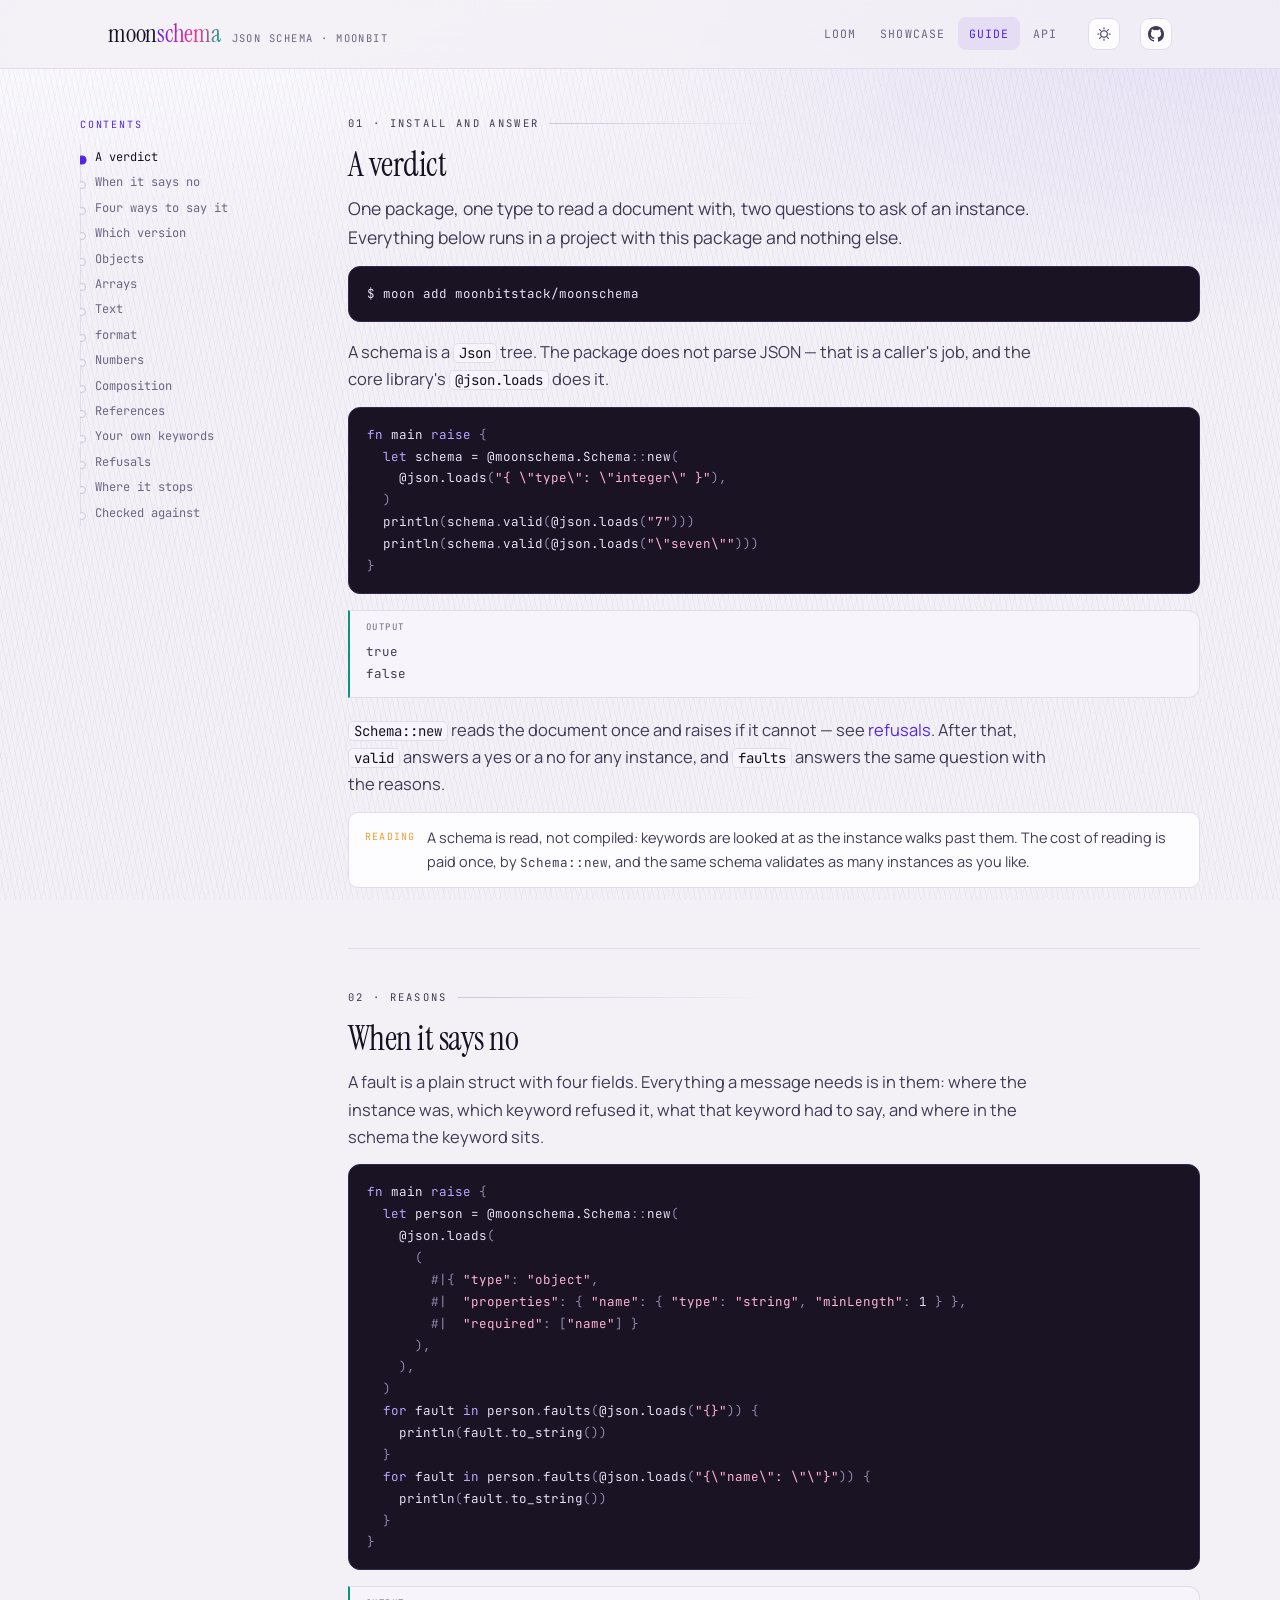
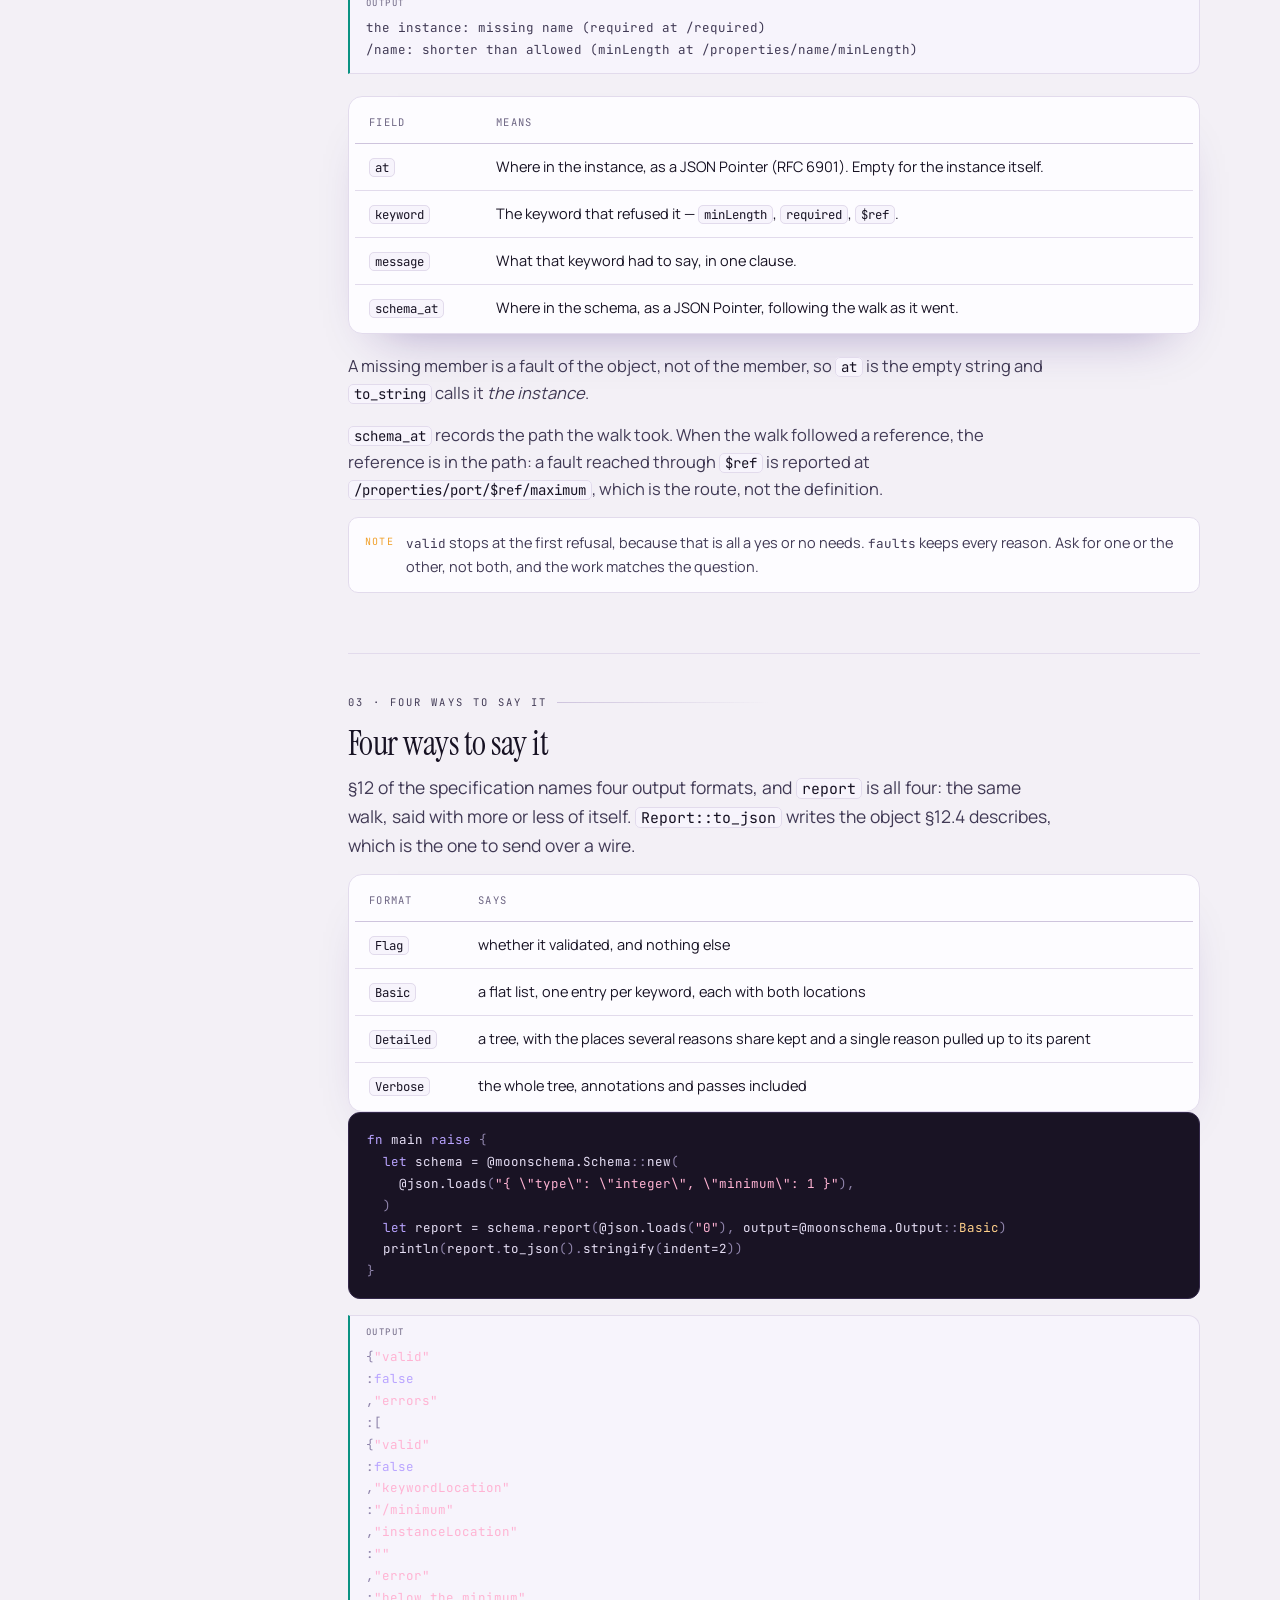
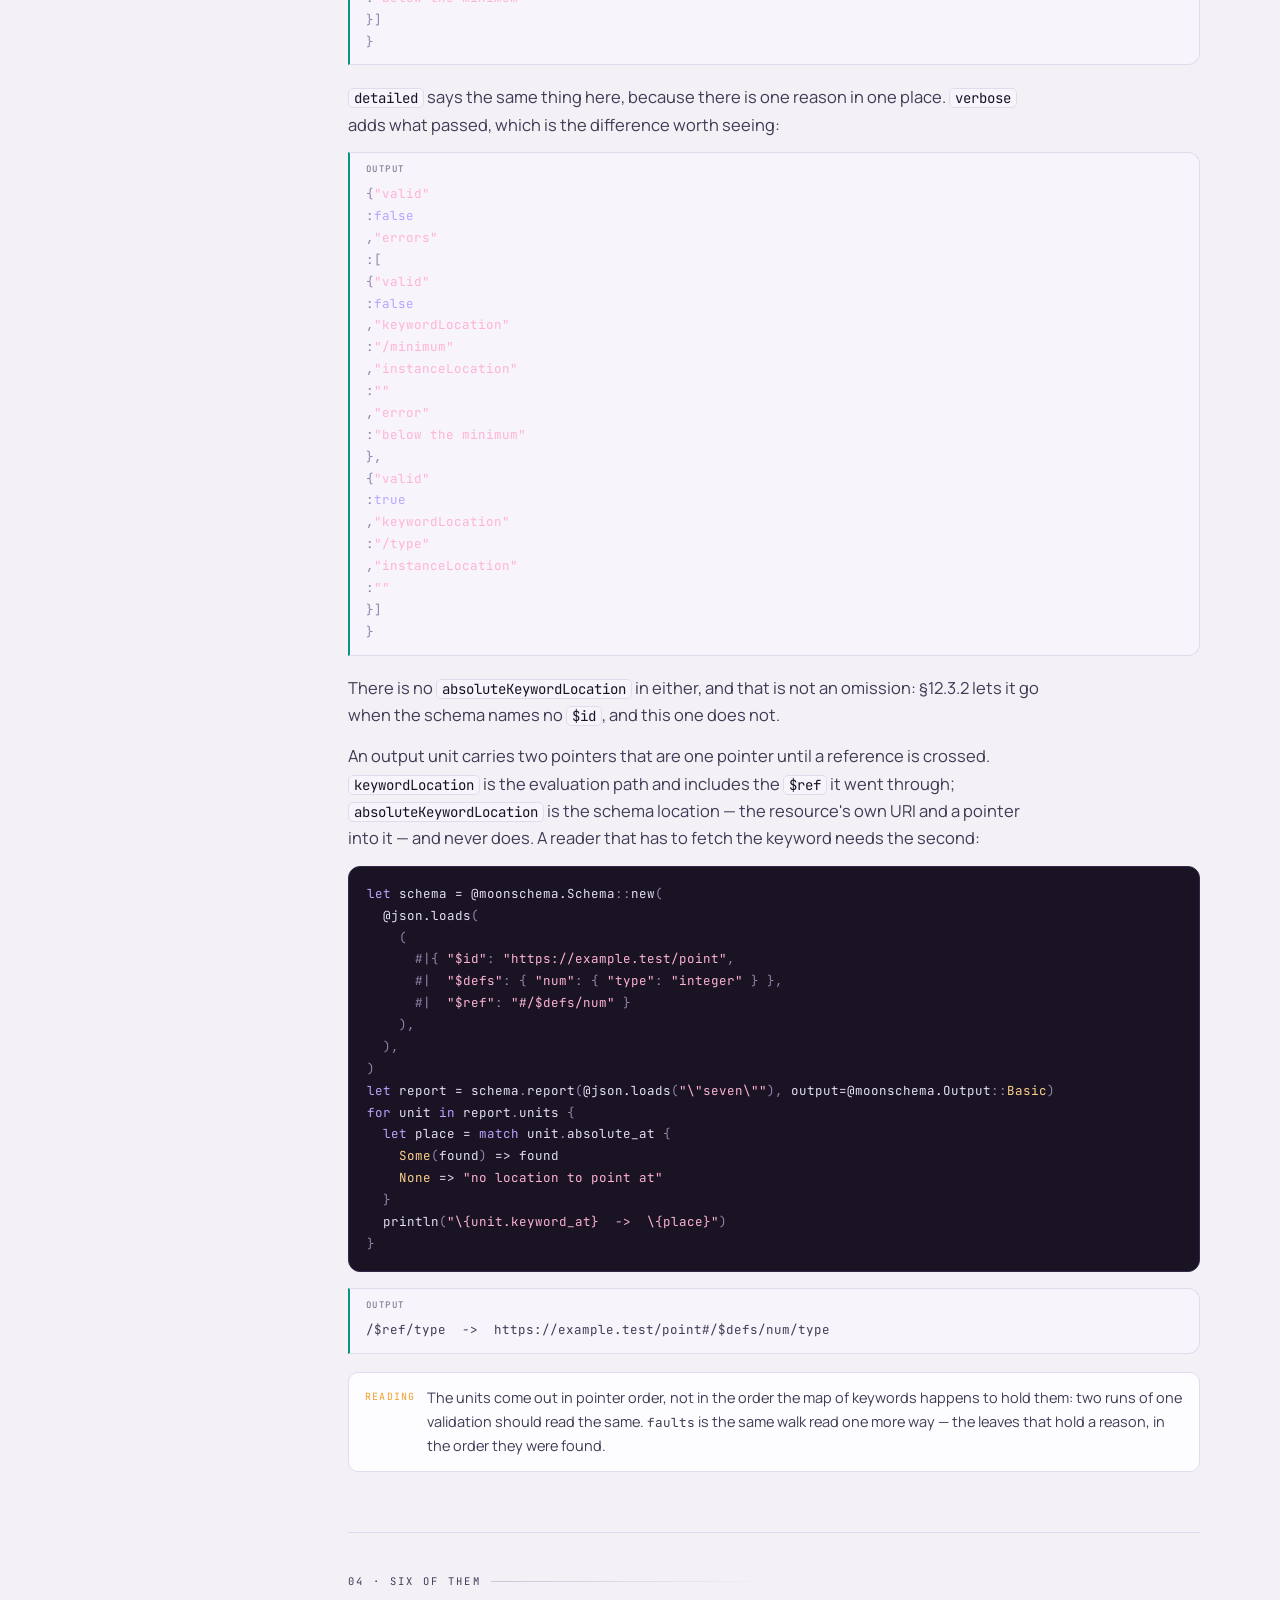
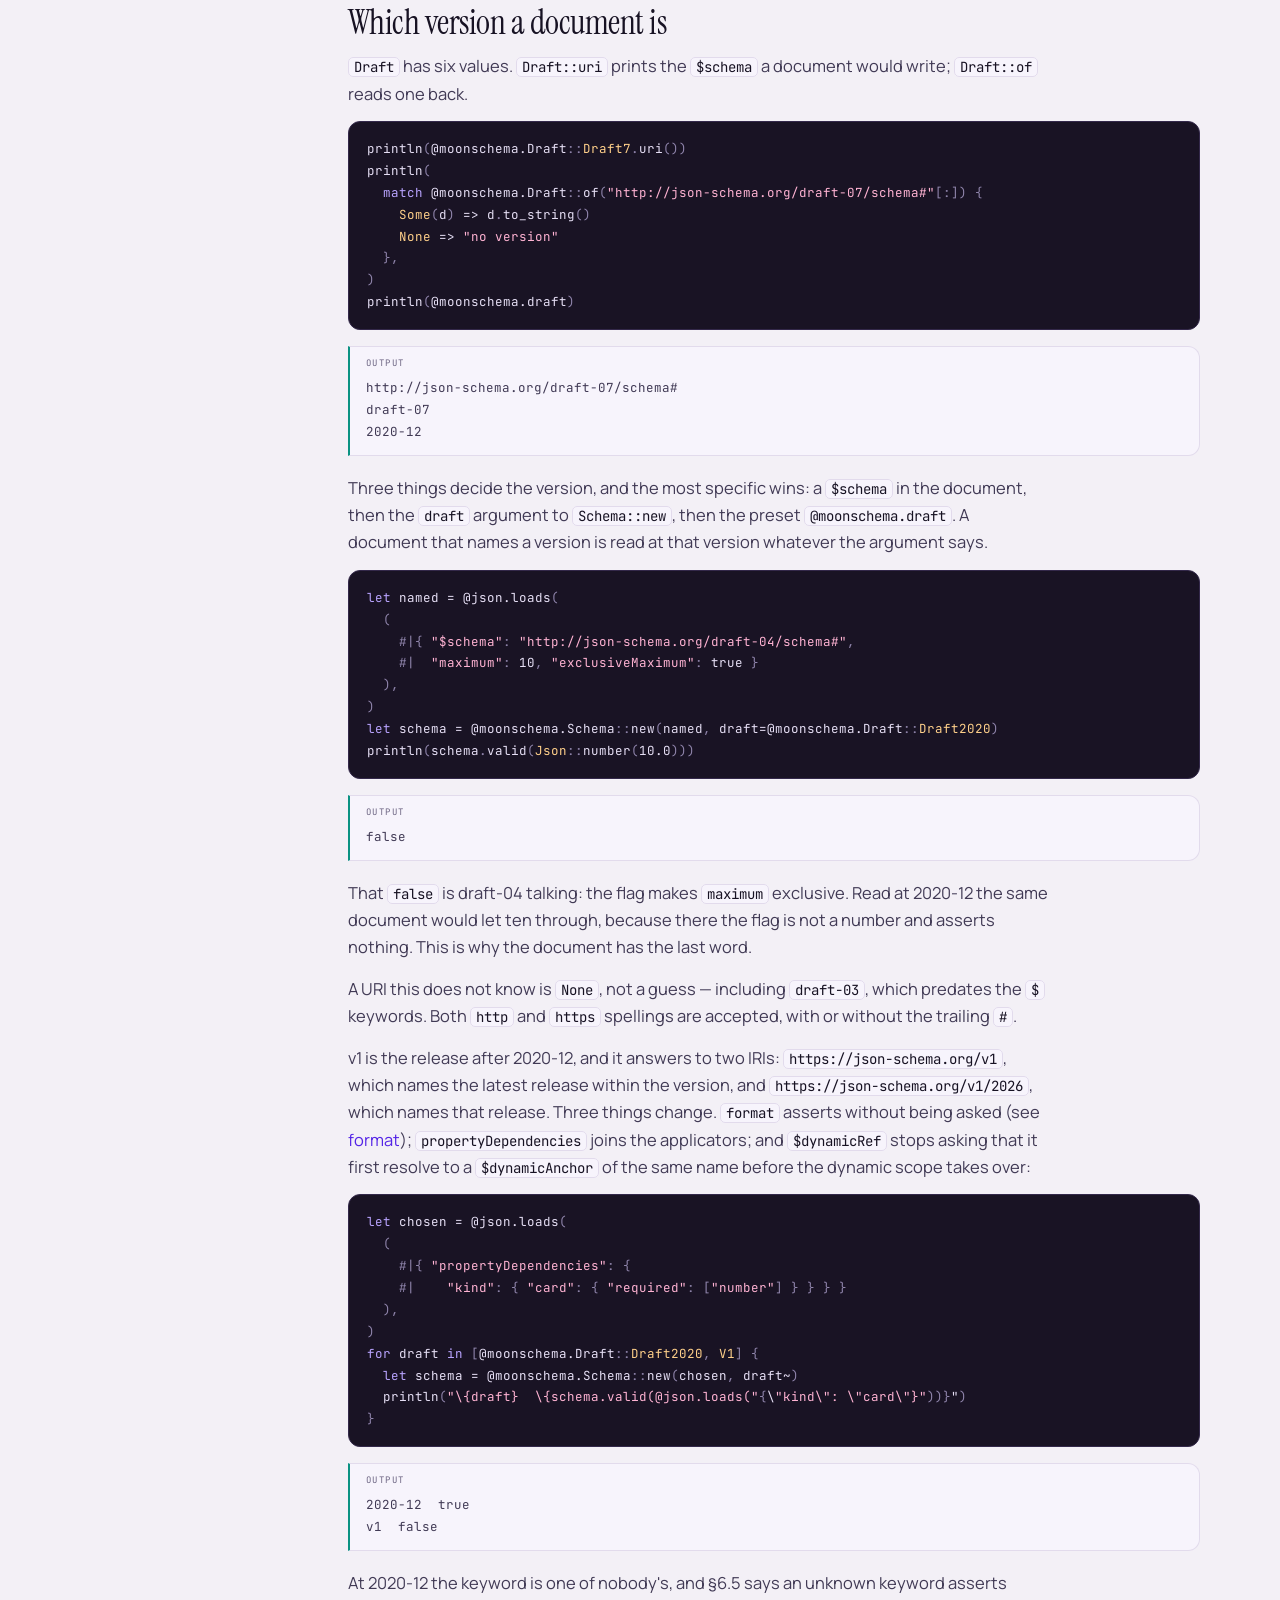
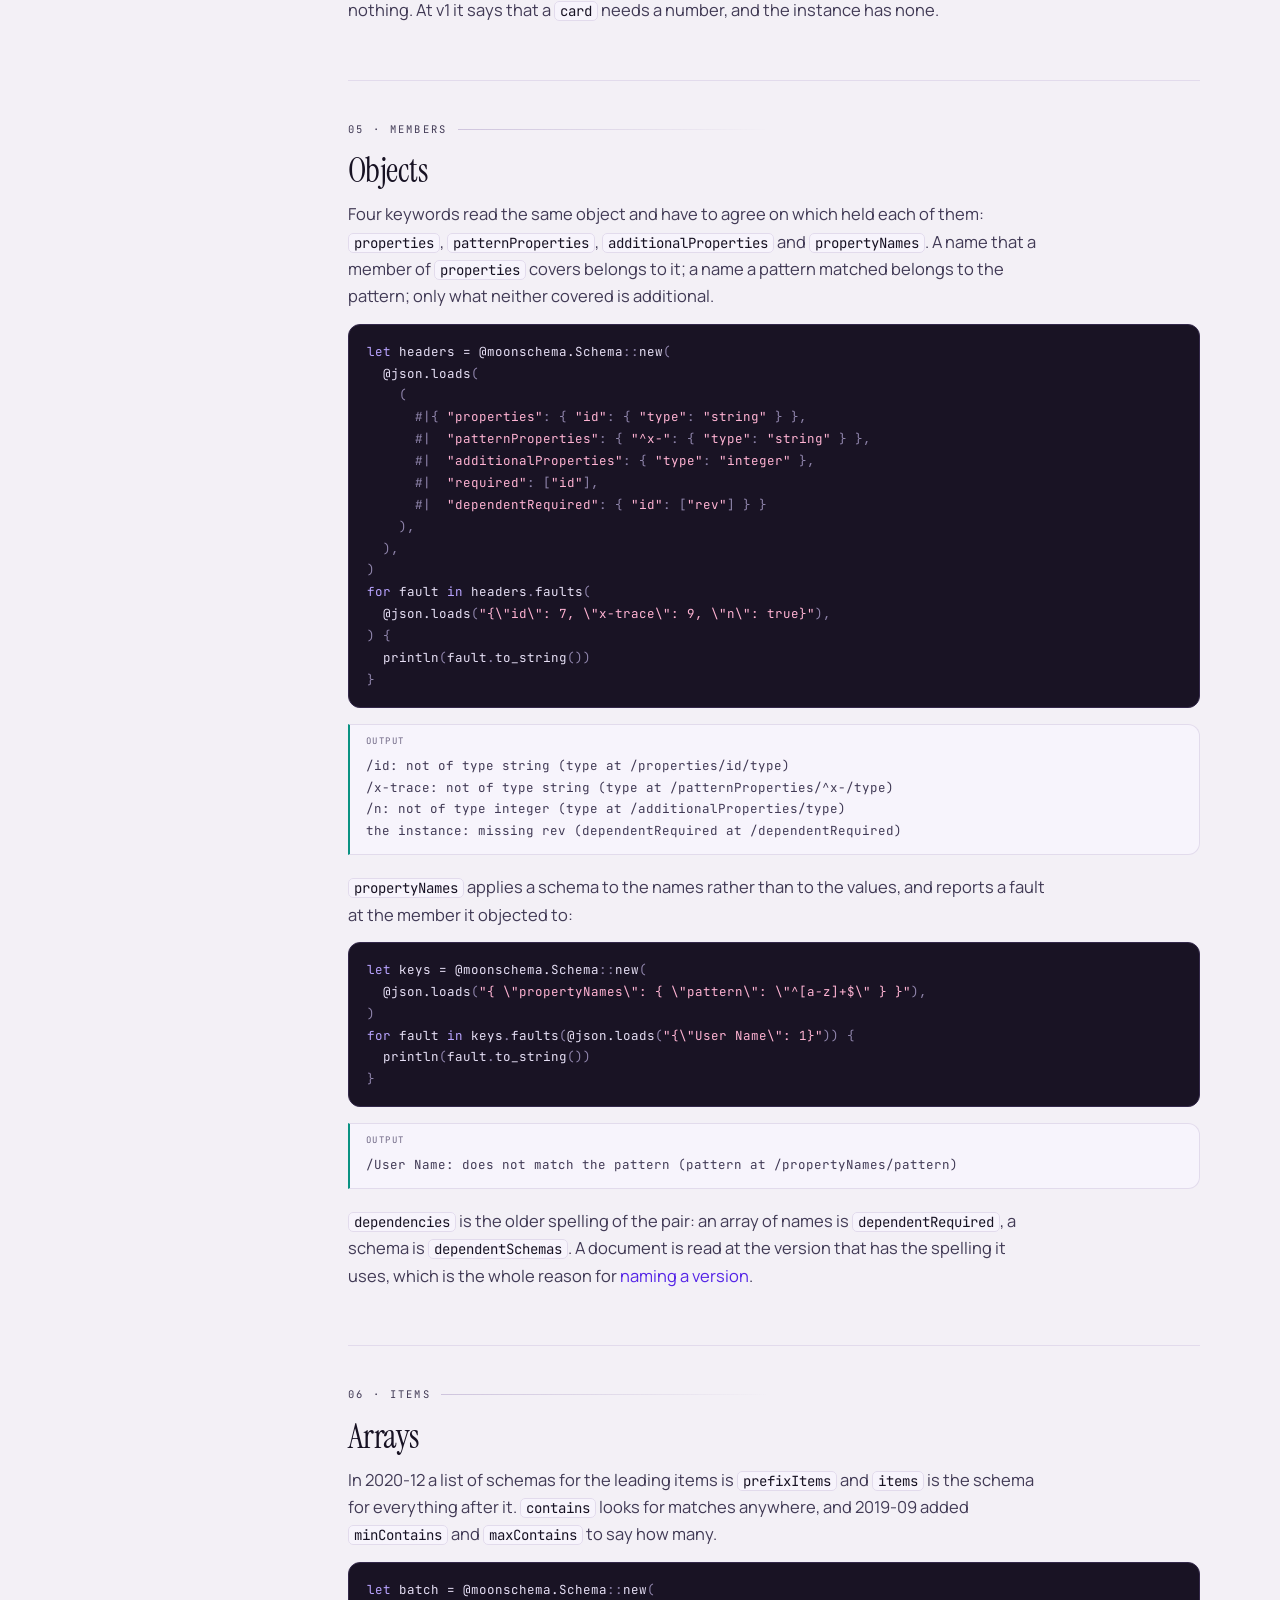
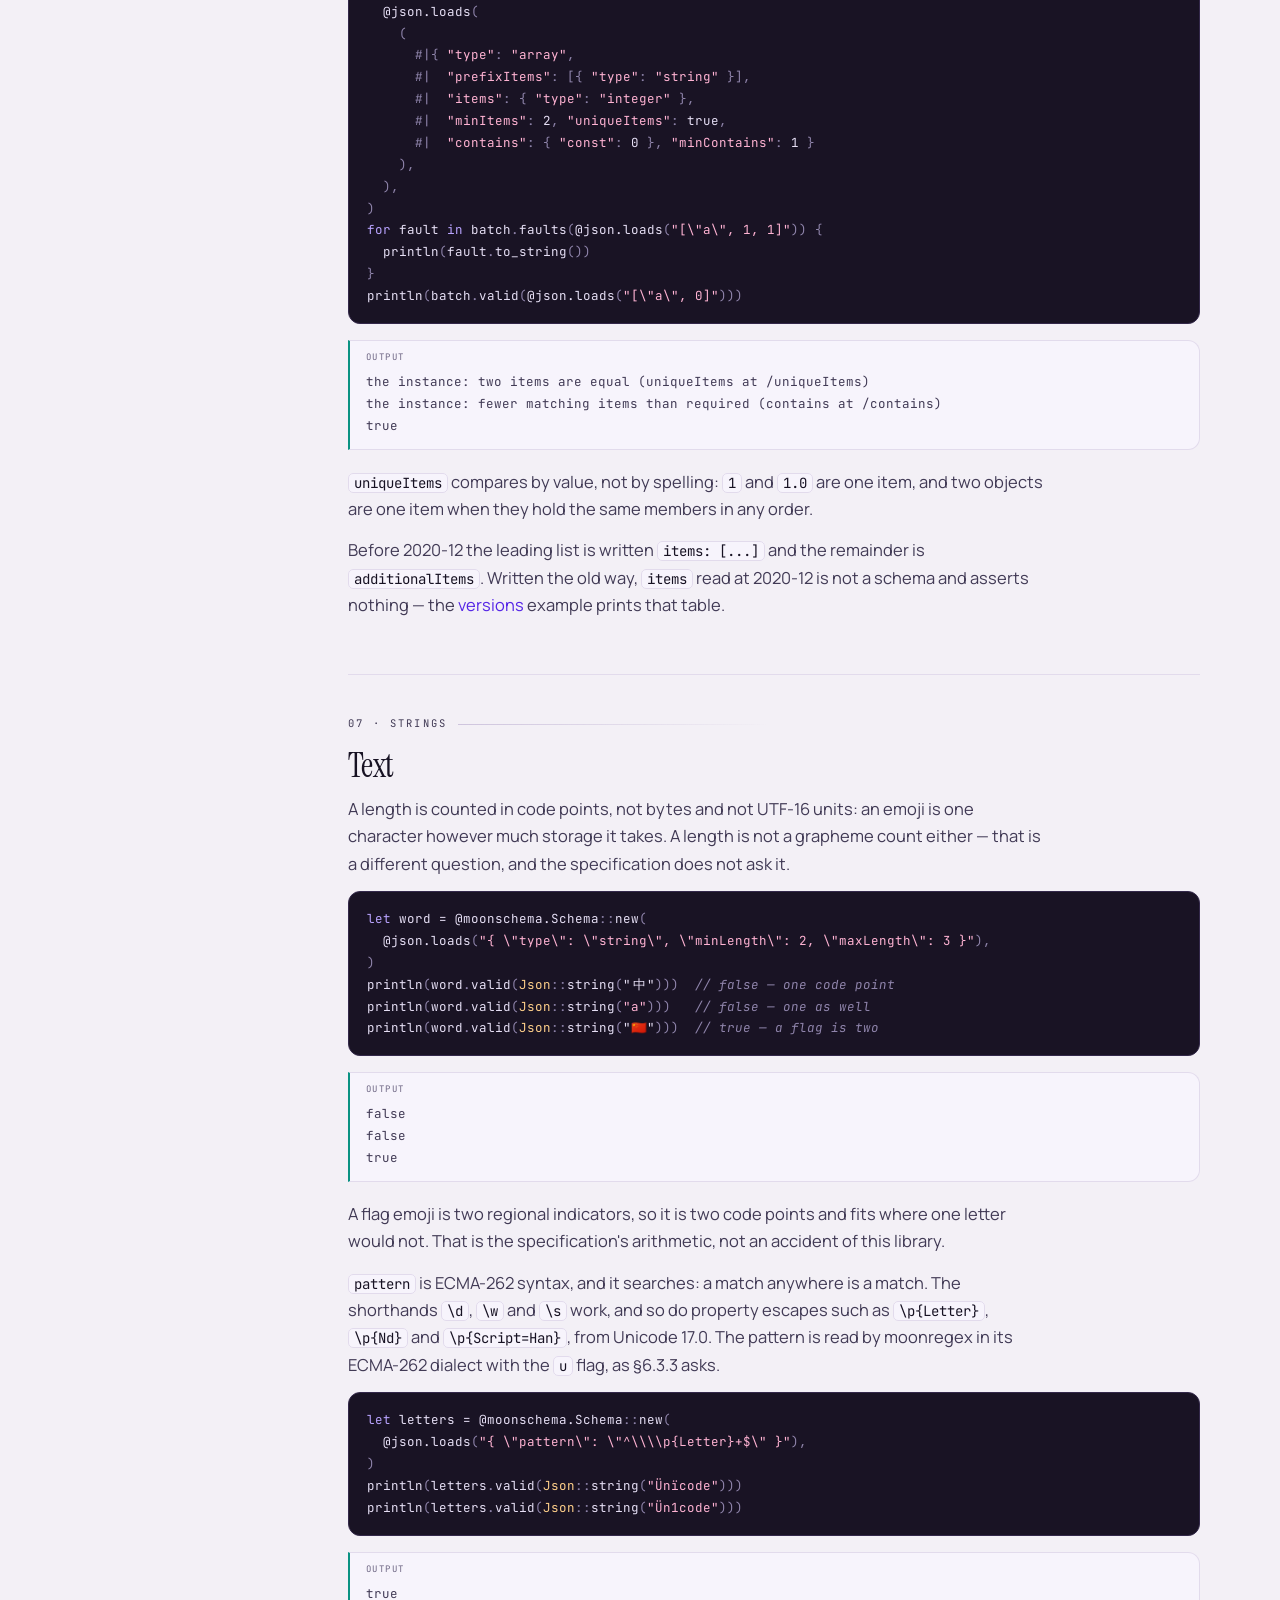
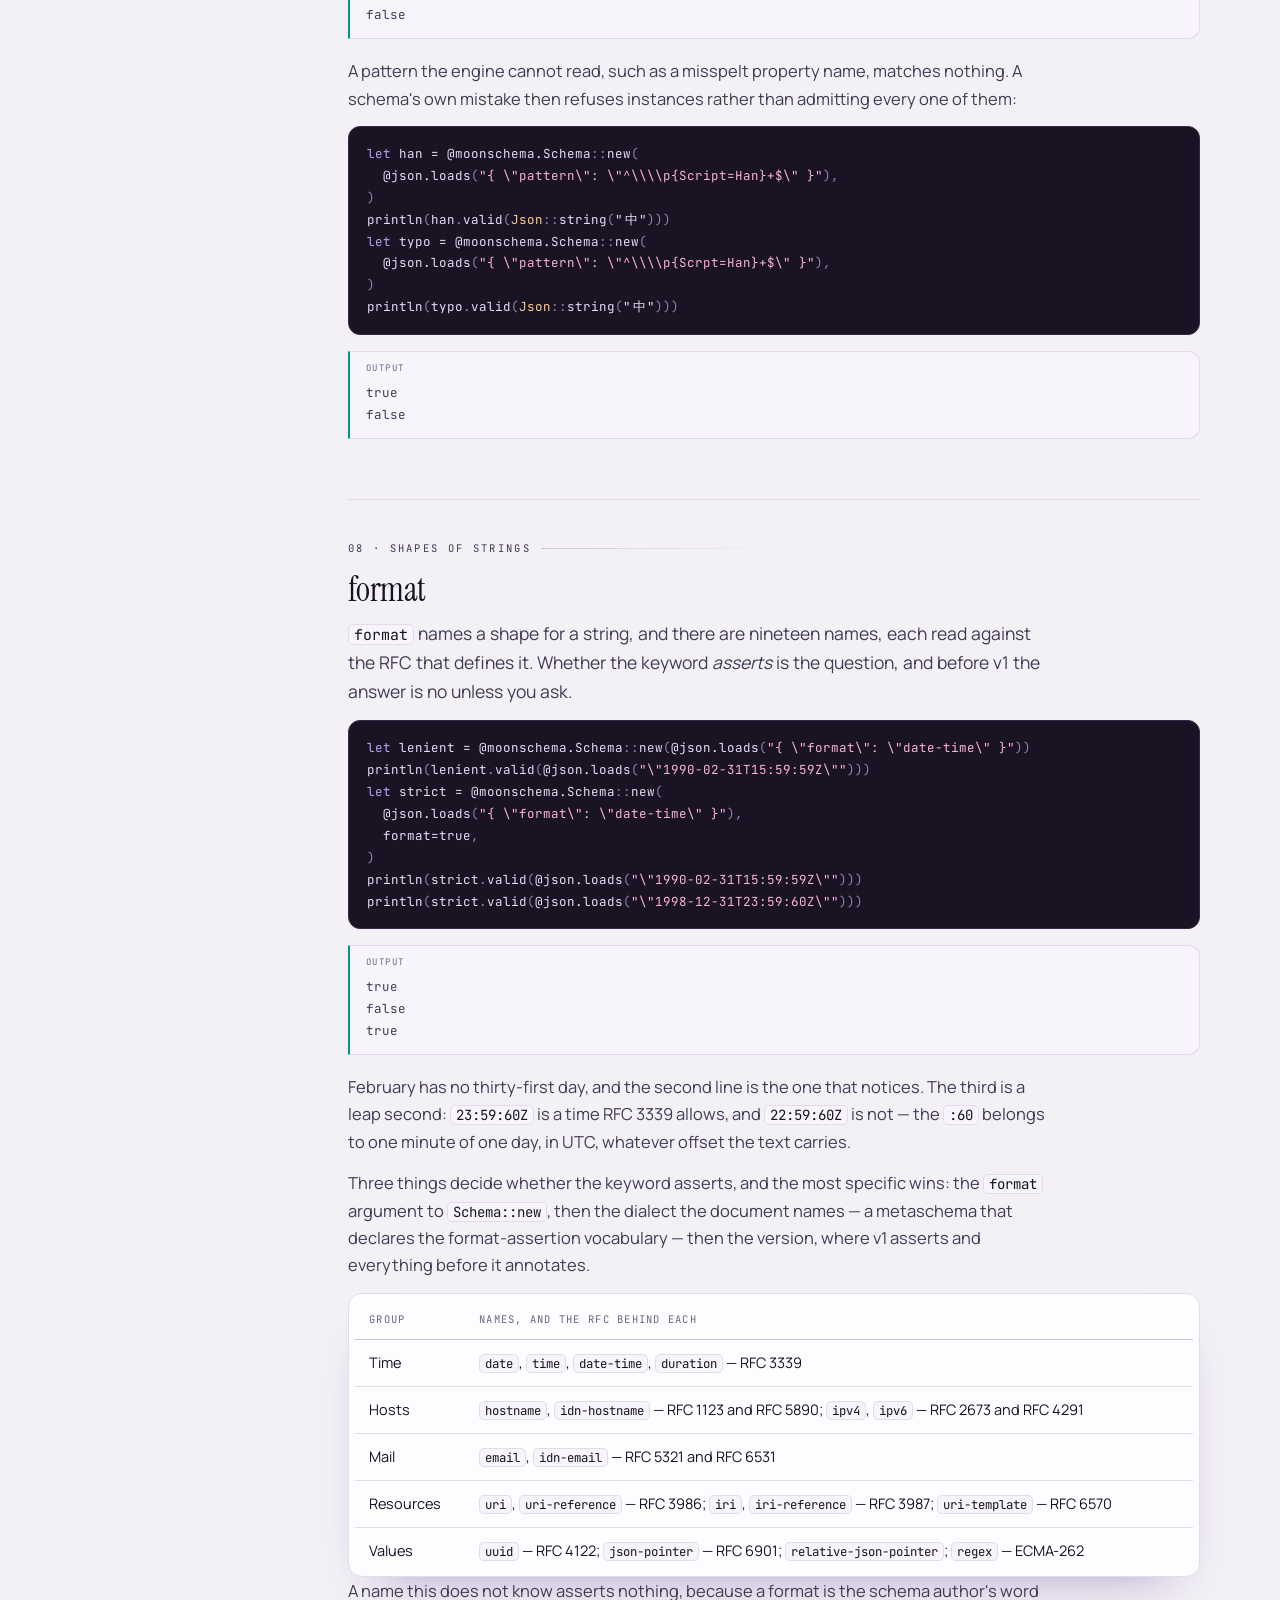
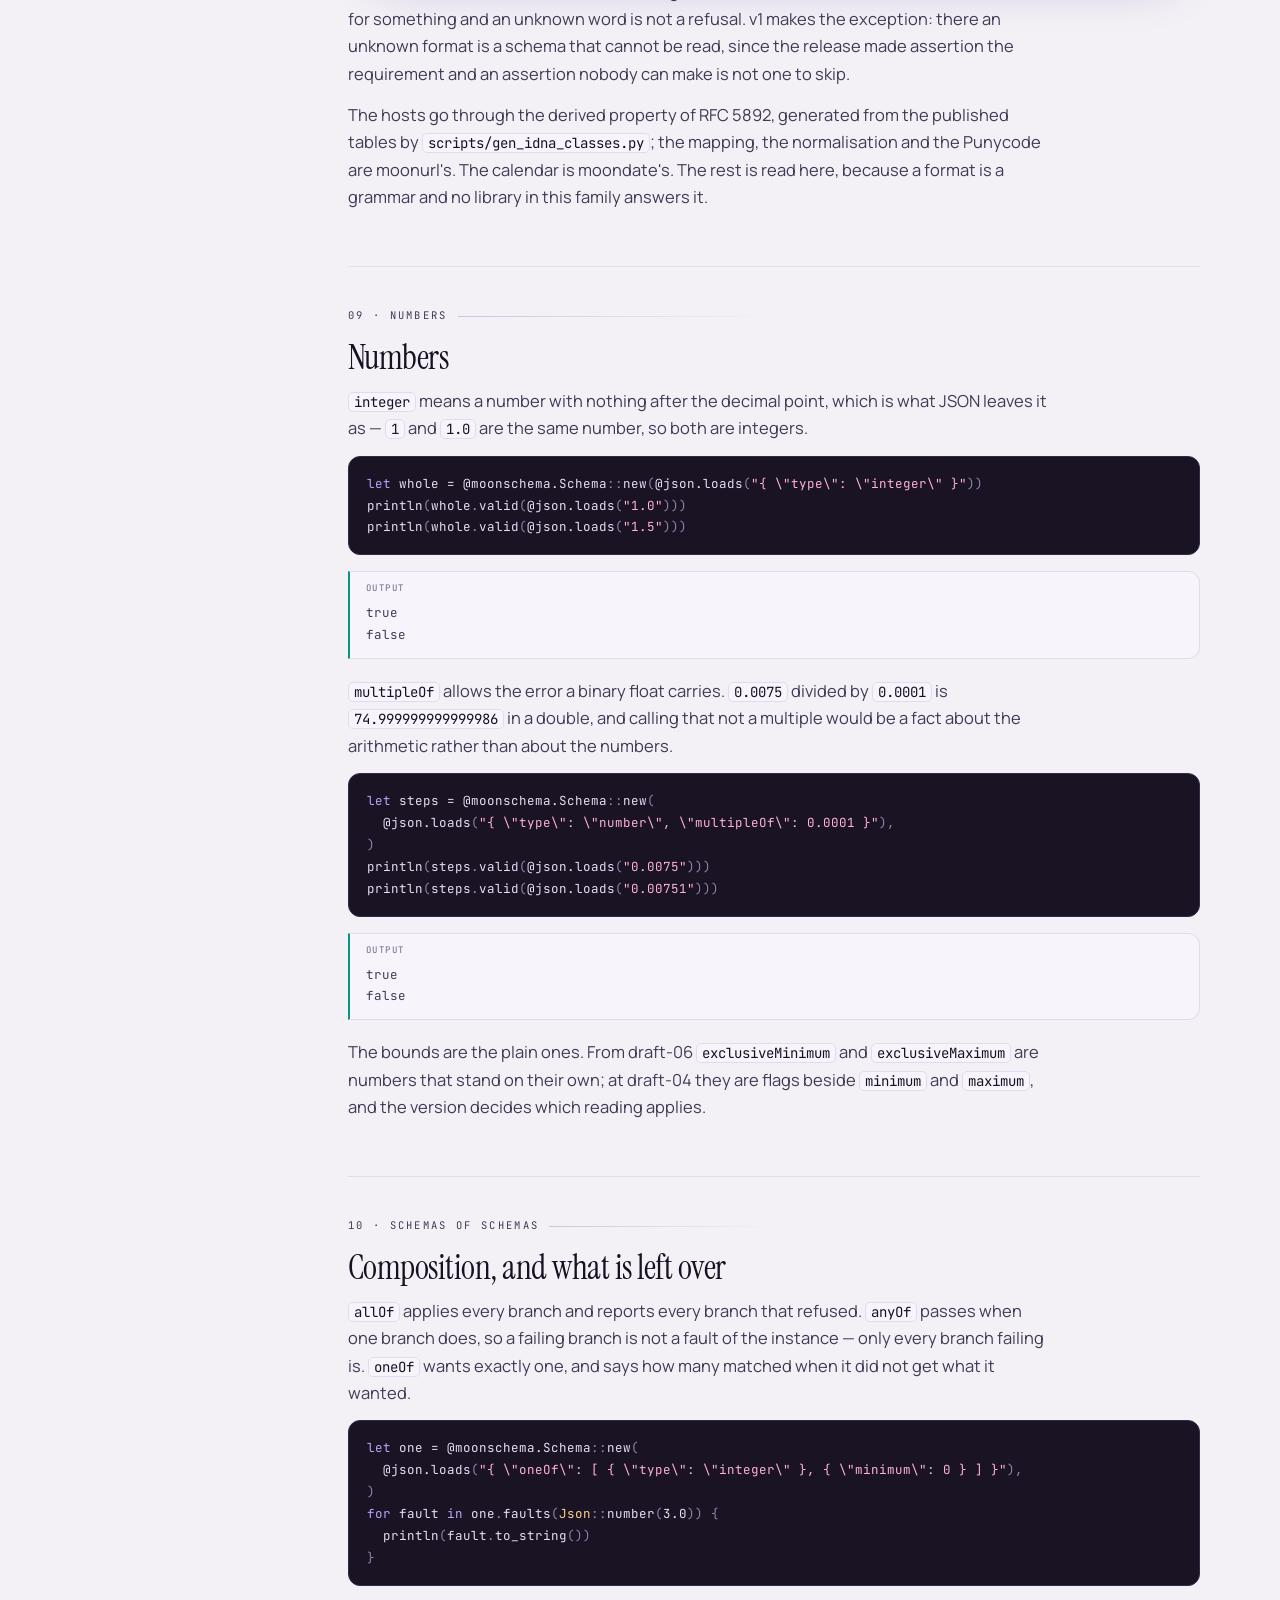
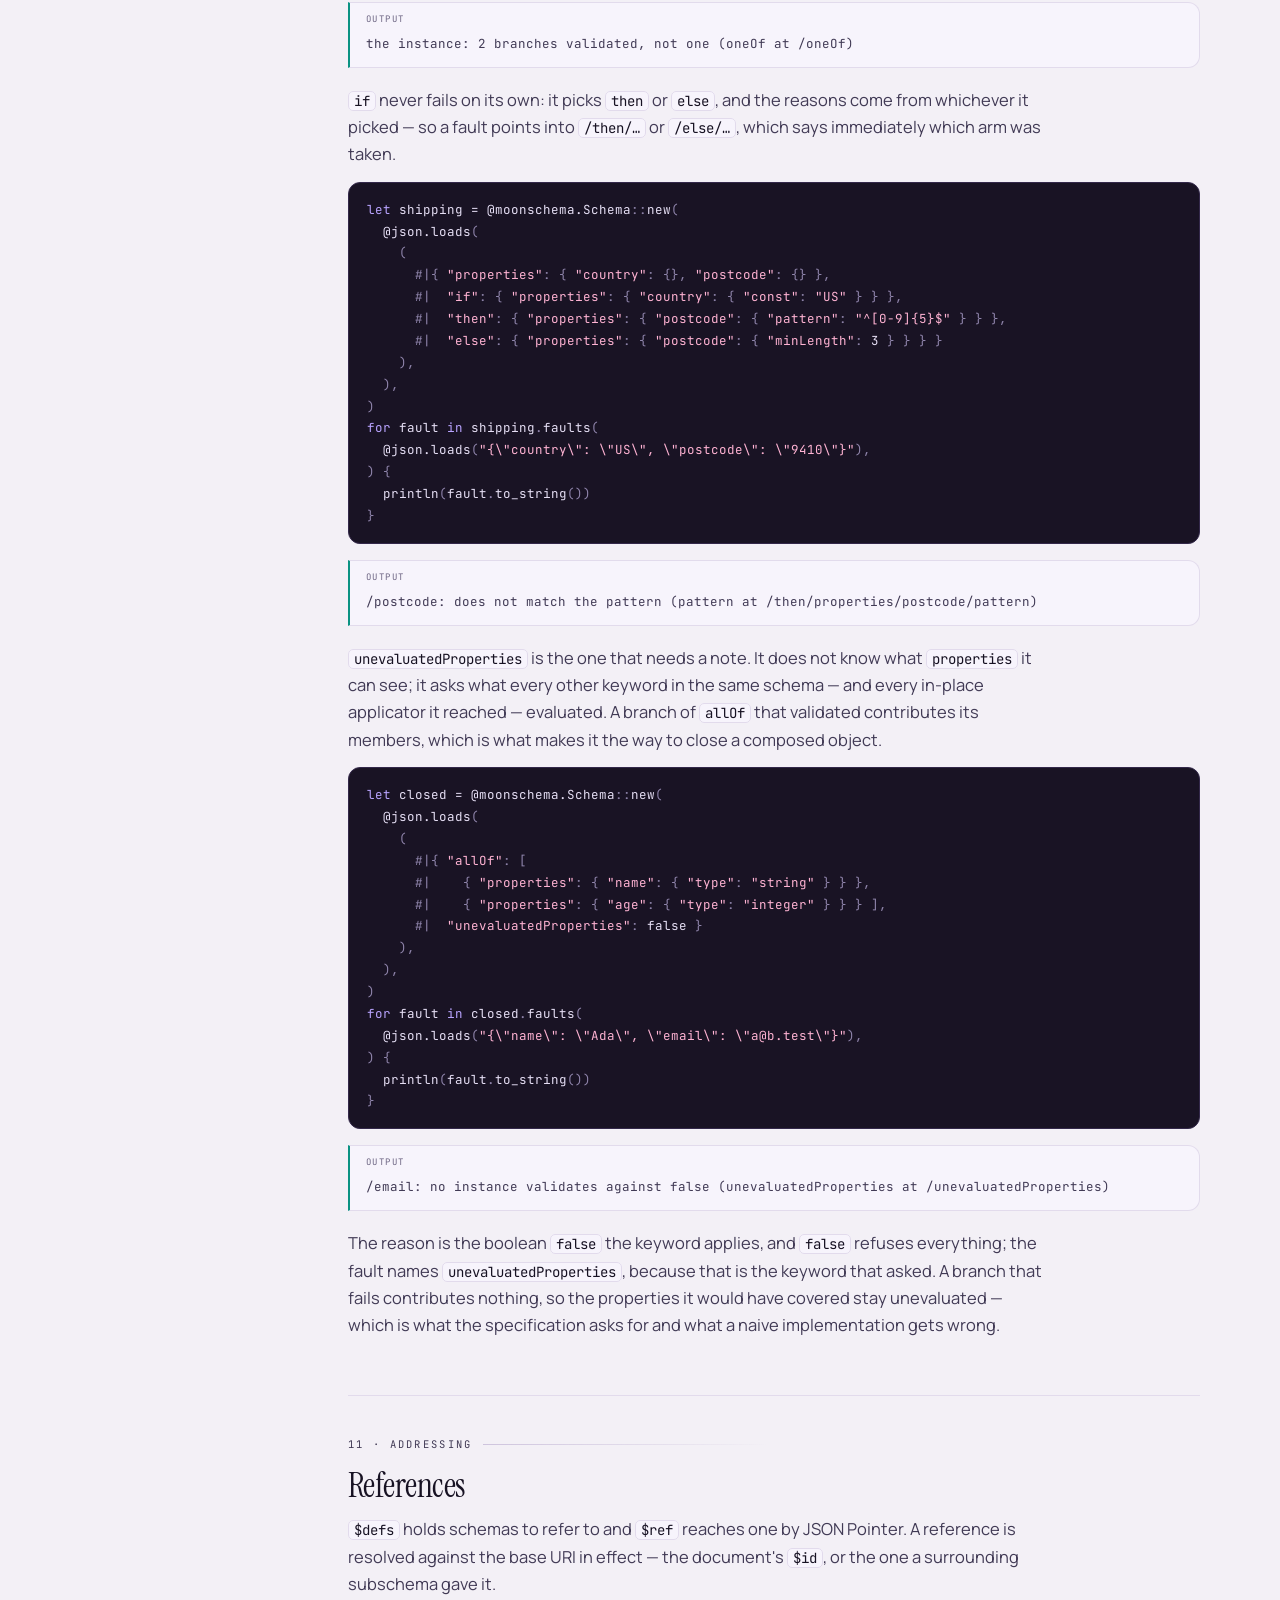
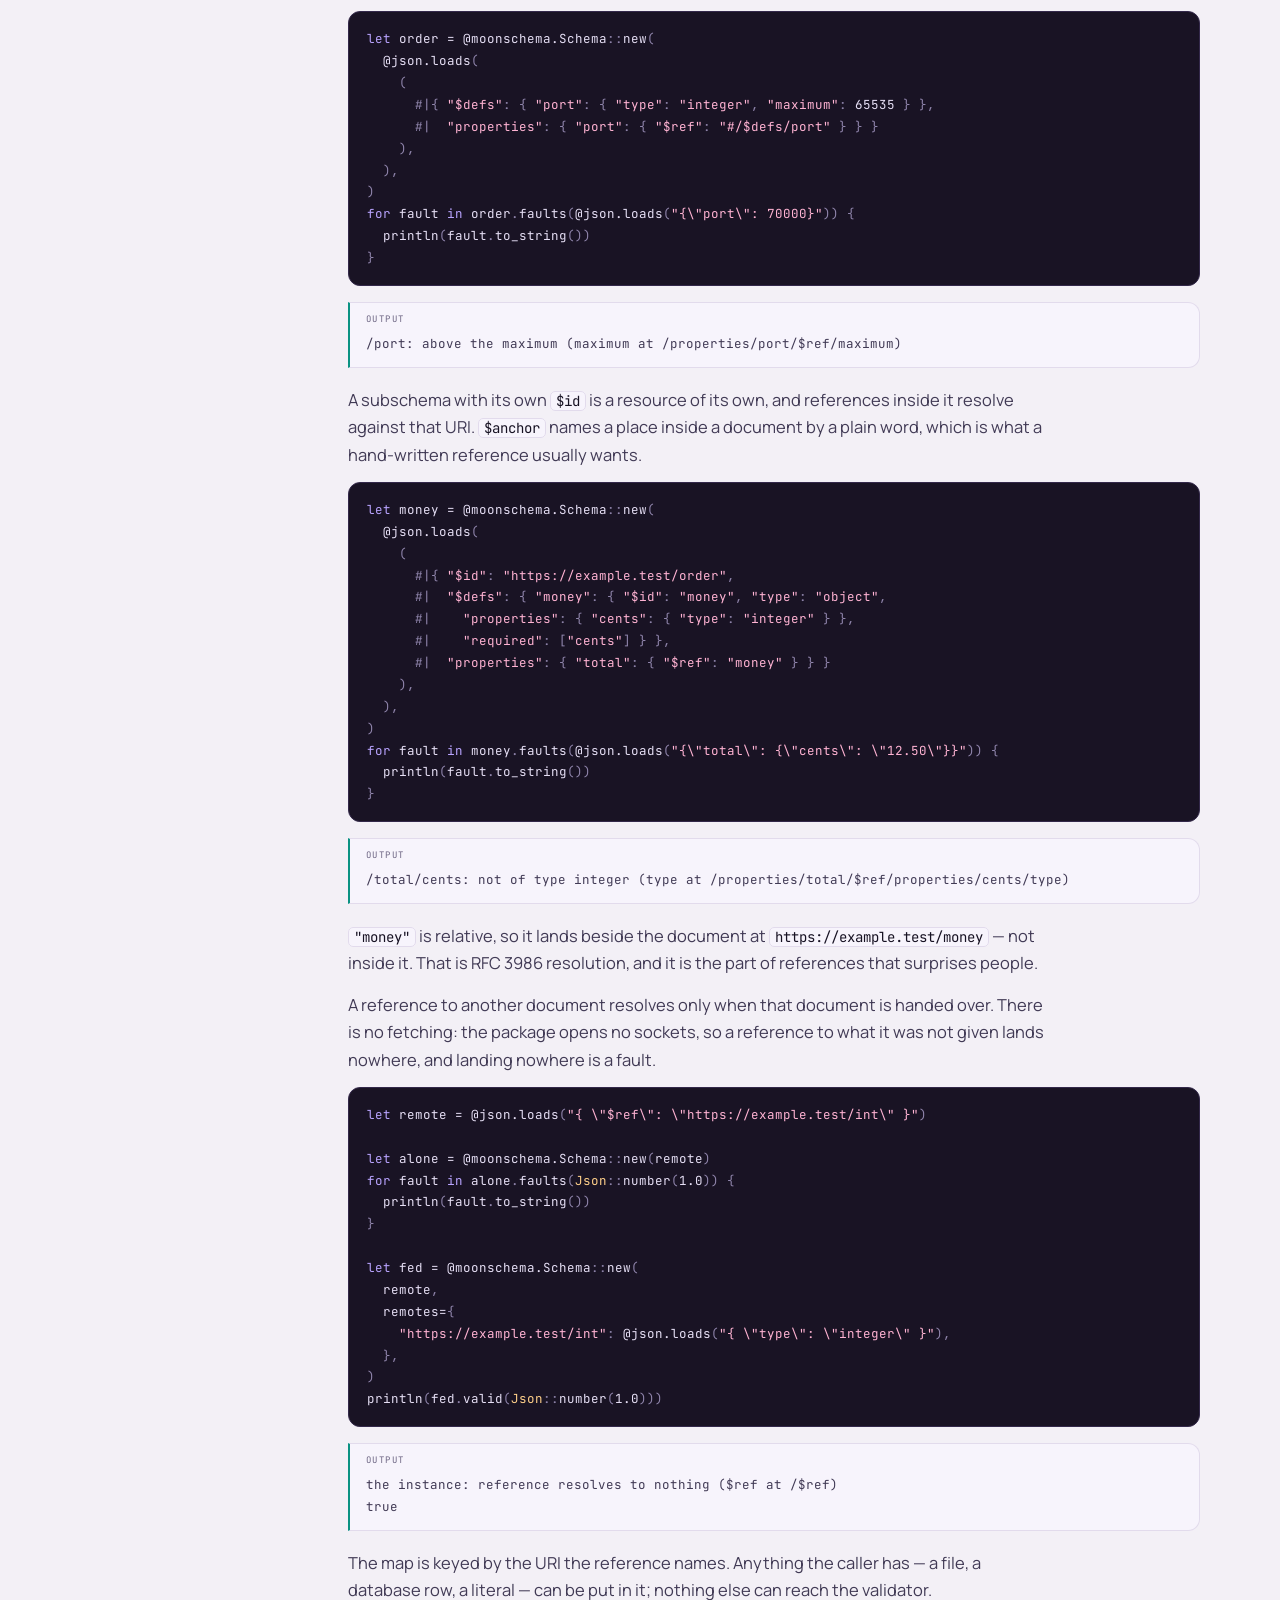
<file: docs/guide.html>
<!doctype html>
<html lang="en">
<head>
<meta charset="utf-8">
<meta name="viewport" content="width=device-width, initial-scale=1">
<title>Guide — moonschema</title>
<meta name="description" content="From one schema to the fine print: reading a schema, faults, versions, objects, arrays, text, numbers, composition, references and refusals.">
<link rel="preconnect" href="https://fonts.googleapis.com">
<link rel="preconnect" href="https://fonts.gstatic.com" crossorigin>
<link href="https://fonts.googleapis.com/css2?family=Instrument+Serif:ital@0;1&family=JetBrains+Mono:wght@400;500&family=Manrope:wght@400;500;600&display=swap" rel="stylesheet">
<link rel="icon" href="assets/mark.svg" type="image/svg+xml">
<link rel="stylesheet" href="assets/site.css">
<script type="module" src="assets/scrollbar.js"></script>
<script>try{const t=localStorage.getItem("moonschema-theme");if(t)document.documentElement.dataset.theme=t}catch{}</script>
</head>
<body>

<header class="site">
  <div class="bar">
    <div class="brand">
      <a href="./">moon<i>schema</i></a>
      <small>JSON Schema · MoonBit</small>
    </div>
    <nav class="top" aria-label="Site">
      <a href="./">Loom</a>
      <a href="showcase.html">Showcase</a>
      <a href="guide.html" aria-current="page">Guide</a>
      <a href="api.html">API</a>
    </nav>
    <button class="icon-btn" data-theme-toggle aria-label="Switch theme" title="Switch theme">
      <svg class="sun" viewBox="0 0 24 24" aria-hidden="true"><path d="M12 17a5 5 0 1 1 0-10 5 5 0 0 1 0 10Zm0 2.5v1.8M12 2.7v1.8M21.3 12h-1.8M4.5 12H2.7M18.6 5.4l-1.3 1.3M6.7 17.3l-1.3 1.3M18.6 18.6l-1.3-1.3M6.7 6.7 5.4 5.4" fill="none" stroke="currentColor" stroke-width="1.6" stroke-linecap="round"/></svg>
      <svg class="moon" viewBox="0 0 24 24" aria-hidden="true" hidden><path d="M20 14.5A8.5 8.5 0 0 1 9.5 4a8.5 8.5 0 1 0 10.5 10.5Z" fill="none" stroke="currentColor" stroke-width="1.6" stroke-linejoin="round"/></svg>
    </button>
    <a class="icon-btn" href="https://github.com/moonbitstack/moonschema" aria-label="Source on GitHub" title="Source on GitHub">
      <svg viewBox="0 0 16 16" aria-hidden="true"><path d="M8 0C3.58 0 0 3.58 0 8a8 8 0 0 0 5.47 7.59c.4.07.55-.17.55-.38v-1.33c-2.23.48-2.7-1.07-2.7-1.07-.36-.92-.89-1.17-.89-1.17-.73-.5.06-.49.06-.49.8.06 1.23.83 1.23.83.72 1.22 1.88.87 2.34.66.07-.52.28-.87.5-1.07-1.78-.2-3.65-.89-3.65-3.95 0-.87.31-1.59.82-2.15-.08-.2-.36-1.02.08-2.12 0 0 .67-.21 2.2.82a7.6 7.6 0 0 1 4 0c1.53-1.04 2.2-.82 2.2-.82.44 1.1.16 1.92.08 2.12.51.56.82 1.27.82 2.15 0 3.07-1.87 3.75-3.65 3.95.29.25.54.73.54 1.48v2.2c0 .21.15.46.55.38A8 8 0 0 0 16 8c0-4.42-3.58-8-8-8Z"/></svg>
    </a>
  </div>
</header>

<main class="wrap doc">

  <aside class="toc" aria-label="Contents">
    <p class="label">Contents</p>
    <ol>
      <li><a href="#verdict">A verdict</a></li>
      <li><a href="#faults">When it says no</a></li>
      <li><a href="#outputs">Four ways to say it</a></li>
      <li><a href="#versions">Which version</a></li>
      <li><a href="#objects">Objects</a></li>
      <li><a href="#arrays">Arrays</a></li>
      <li><a href="#text">Text</a></li>
      <li><a href="#formats">format</a></li>
      <li><a href="#numbers">Numbers</a></li>
      <li><a href="#composition">Composition</a></li>
      <li><a href="#references">References</a></li>
      <li><a href="#vocabularies">Your own keywords</a></li>
      <li><a href="#refusals">Refusals</a></li>
      <li><a href="#limits">Where it stops</a></li>
      <li><a href="#conformance">Checked against</a></li>
    </ol>
  </aside>

  <div class="page">

    <section id="verdict">
      <p class="eyebrow">01 · Install and answer</p>
      <h2>A verdict</h2>
      <p class="lead">
        One package, one type to read a document with, two questions to ask of an instance.
        Everything below runs in a project with this package and nothing else.
      </p>

      <pre data-lang="bash">$ moon add moonbitstack/moonschema</pre>

      <p>
        A schema is a <code>Json</code> tree. The package does not parse JSON — that is a caller's
        job, and the core library's <code>@json.loads</code> does it.
      </p>

      <pre data-lang="moonbit">fn main raise {
  let schema = @moonschema.Schema::new(
    @json.loads("{ \"type\": \"integer\" }"),
  )
  println(schema.valid(@json.loads("7")))
  println(schema.valid(@json.loads("\"seven\"")))
}</pre>
      <pre class="out" data-lang="text">true
false</pre>

      <p>
        <code>Schema::new</code> reads the document once and raises if it cannot — see
        <a href="#refusals">refusals</a>. After that, <code>valid</code> answers a yes or a no for
        any instance, and <code>faults</code> answers the same question with the reasons.
      </p>

      <div class="note">
        <span class="mk">reading</span>
        <div>
          A schema is read, not compiled: keywords are looked at as the instance walks past them.
          The cost of reading is paid once, by <code>Schema::new</code>, and the same schema
          validates as many instances as you like.
        </div>
      </div>
    </section>

    <section id="faults">
      <p class="eyebrow">02 · Reasons</p>
      <h2>When it says no</h2>
      <p>
        A fault is a plain struct with four fields. Everything a message needs is in them: where the
        instance was, which keyword refused it, what that keyword had to say, and where in the
        schema the keyword sits.
      </p>

      <pre data-lang="moonbit">fn main raise {
  let person = @moonschema.Schema::new(
    @json.loads(
      (
        #|{ "type": "object",
        #|  "properties": { "name": { "type": "string", "minLength": 1 } },
        #|  "required": ["name"] }
      ),
    ),
  )
  for fault in person.faults(@json.loads("{}")) {
    println(fault.to_string())
  }
  for fault in person.faults(@json.loads("{\"name\": \"\"}")) {
    println(fault.to_string())
  }
}</pre>
      <pre class="out" data-lang="text">the instance: missing name (required at /required)
/name: shorter than allowed (minLength at /properties/name/minLength)</pre>

      <div class="table-cloth" style="margin:22px 0 18px">
        <table class="sheet">
          <thead><tr><th>Field</th><th>Means</th></tr></thead>
          <tbody>
            <tr><td><code>at</code></td><td>Where in the instance, as a JSON Pointer (RFC 6901). Empty for the instance itself.</td></tr>
            <tr><td><code>keyword</code></td><td>The keyword that refused it — <code>minLength</code>, <code>required</code>, <code>$ref</code>.</td></tr>
            <tr><td><code>message</code></td><td>What that keyword had to say, in one clause.</td></tr>
            <tr><td><code>schema_at</code></td><td>Where in the schema, as a JSON Pointer, following the walk as it went.</td></tr>
          </tbody>
        </table>
      </div>

      <p>
        A missing member is a fault of the object, not of the member, so <code>at</code> is the
        empty string and <code>to_string</code> calls it <em>the instance</em>.
      </p>
      <p>
        <code>schema_at</code> records the path the walk took. When the walk followed a reference,
        the reference is in the path: a fault reached through <code>$ref</code> is reported at
        <code>/properties/port/$ref/maximum</code>, which is the route, not the definition.
      </p>

      <div class="note">
        <span class="mk">note</span>
        <div>
          <code>valid</code> stops at the first refusal, because that is all a yes or no needs.
          <code>faults</code> keeps every reason. Ask for one or the other, not both, and the work
          matches the question.
        </div>
      </div>
    </section>

    <section id="outputs">
      <p class="eyebrow">03 · Four ways to say it</p>
      <h2>Four ways to say it</h2>
      <p class="lead">
        §12 of the specification names four output formats, and <code>report</code> is all four:
        the same walk, said with more or less of itself. <code>Report::to_json</code> writes the
        object §12.4 describes, which is the one to send over a wire.
      </p>

      <div class="table-cloth">
        <table class="sheet">
        <thead>
          <tr><th>Format</th><th>Says</th></tr>
        </thead>
        <tbody>
          <tr><td><code>Flag</code></td><td>whether it validated, and nothing else</td></tr>
          <tr><td><code>Basic</code></td><td>a flat list, one entry per keyword, each with both locations</td></tr>
          <tr><td><code>Detailed</code></td><td>a tree, with the places several reasons share kept and a single reason pulled up to its parent</td></tr>
          <tr><td><code>Verbose</code></td><td>the whole tree, annotations and passes included</td></tr>
        </tbody>
      </table>
      </div>

      <pre data-lang="moonbit">fn main raise {
  let schema = @moonschema.Schema::new(
    @json.loads("{ \"type\": \"integer\", \"minimum\": 1 }"),
  )
  let report = schema.report(@json.loads("0"), output=@moonschema.Output::Basic)
  println(report.to_json().stringify(indent=2))
}</pre>
      <pre class="out" data-lang="json">{
  "valid": false,
  "errors": [
    {
      "valid": false,
      "keywordLocation": "/minimum",
      "instanceLocation": "",
      "error": "below the minimum"
    }
  ]
}</pre>

      <p>
        <code>detailed</code> says the same thing here, because there is one reason in one place.
        <code>verbose</code> adds what passed, which is the difference worth seeing:
      </p>

      <pre class="out" data-lang="json">{
  "valid": false,
  "errors": [
    {
      "valid": false,
      "keywordLocation": "/minimum",
      "instanceLocation": "",
      "error": "below the minimum"
    },
    {
      "valid": true,
      "keywordLocation": "/type",
      "instanceLocation": ""
    }
  ]
}</pre>

      <p>
        There is no <code>absoluteKeywordLocation</code> in either, and that is not an omission:
        §12.3.2 lets it go when the schema names no <code>$id</code>, and this one does not.
      </p>
      <p>
        An output unit carries two pointers that are one pointer until a reference is crossed.
        <code>keywordLocation</code> is the evaluation path and includes the <code>$ref</code> it
        went through; <code>absoluteKeywordLocation</code> is the schema location — the resource's
        own URI and a pointer into it — and never does. A reader that has to fetch the keyword
        needs the second:
      </p>

      <pre data-lang="moonbit">let schema = @moonschema.Schema::new(
  @json.loads(
    (
      #|{ "$id": "https://example.test/point",
      #|  "$defs": { "num": { "type": "integer" } },
      #|  "$ref": "#/$defs/num" }
    ),
  ),
)
let report = schema.report(@json.loads("\"seven\""), output=@moonschema.Output::Basic)
for unit in report.units {
  let place = match unit.absolute_at {
    Some(found) => found
    None => "no location to point at"
  }
  println("\{unit.keyword_at}  ->  \{place}")
}</pre>
      <pre class="out" data-lang="text">/$ref/type  ->  https://example.test/point#/$defs/num/type</pre>

      <div class="note">
        <span class="mk">reading</span>
        <div>
          The units come out in pointer order, not in the order the map of keywords happens to
          hold them: two runs of one validation should read the same. <code>faults</code> is the
          same walk read one more way — the leaves that hold a reason, in the order they were
          found.
        </div>
      </div>
    </section>

    <section id="versions">
      <p class="eyebrow">04 · Six of them</p>
      <h2>Which version a document is</h2>
      <p>
        <code>Draft</code> has six values. <code>Draft::uri</code> prints the <code>$schema</code>
        a document would write; <code>Draft::of</code> reads one back.
      </p>

      <pre data-lang="moonbit">println(@moonschema.Draft::Draft7.uri())
println(
  match @moonschema.Draft::of("http://json-schema.org/draft-07/schema#"[:]) {
    Some(d) => d.to_string()
    None => "no version"
  },
)
println(@moonschema.draft)</pre>
      <pre class="out" data-lang="text">http://json-schema.org/draft-07/schema#
draft-07
2020-12</pre>

      <p>
        Three things decide the version, and the most specific wins: a <code>$schema</code> in the
        document, then the <code>draft</code> argument to <code>Schema::new</code>, then the preset
        <code>@moonschema.draft</code>. A document that names a version is read at that version
        whatever the argument says.
      </p>

      <pre data-lang="moonbit">let named = @json.loads(
  (
    #|{ "$schema": "http://json-schema.org/draft-04/schema#",
    #|  "maximum": 10, "exclusiveMaximum": true }
  ),
)
let schema = @moonschema.Schema::new(named, draft=@moonschema.Draft::Draft2020)
println(schema.valid(Json::number(10.0)))</pre>
      <pre class="out" data-lang="text">false</pre>

      <p>
        That <code>false</code> is draft-04 talking: the flag makes <code>maximum</code> exclusive.
        Read at 2020-12 the same document would let ten through, because there the flag is not a
        number and asserts nothing. This is why the document has the last word.
      </p>
      <p>
        A URI this does not know is <code>None</code>, not a guess — including
        <code>draft-03</code>, which predates the <code>$</code> keywords. Both
        <code>http</code> and <code>https</code> spellings are accepted, with or without the
        trailing <code>#</code>.
      </p>
      <p>
        v1 is the release after 2020-12, and it answers to two IRIs: <code>https://json-schema.org/v1</code>,
        which names the latest release within the version, and <code>https://json-schema.org/v1/2026</code>,
        which names that release. Three things change. <code>format</code> asserts without being
        asked (see <a href="#formats">format</a>); <code>propertyDependencies</code> joins the
        applicators; and <code>$dynamicRef</code> stops asking that it first resolve to a
        <code>$dynamicAnchor</code> of the same name before the dynamic scope takes over:
      </p>

      <pre data-lang="moonbit">let chosen = @json.loads(
  (
    #|{ "propertyDependencies": {
    #|    "kind": { "card": { "required": ["number"] } } } }
  ),
)
for draft in [@moonschema.Draft::Draft2020, V1] {
  let schema = @moonschema.Schema::new(chosen, draft~)
  println("\{draft}  \{schema.valid(@json.loads("{\"kind\": \"card\"}"))}")
}</pre>
      <pre class="out" data-lang="text">2020-12  true
v1  false</pre>

      <p>
        At 2020-12 the keyword is one of nobody's, and §6.5 says an unknown keyword asserts
        nothing. At v1 it says that a <code>card</code> needs a number, and the instance has none.
      </p>
    </section>

    <section id="objects">
      <p class="eyebrow">05 · Members</p>
      <h2>Objects</h2>
      <p>
        Four keywords read the same object and have to agree on which held each of them:
        <code>properties</code>, <code>patternProperties</code>,
        <code>additionalProperties</code> and <code>propertyNames</code>. A name that a member of
        <code>properties</code> covers belongs to it; a name a pattern matched belongs to the
        pattern; only what neither covered is additional.
      </p>

      <pre data-lang="moonbit">let headers = @moonschema.Schema::new(
  @json.loads(
    (
      #|{ "properties": { "id": { "type": "string" } },
      #|  "patternProperties": { "^x-": { "type": "string" } },
      #|  "additionalProperties": { "type": "integer" },
      #|  "required": ["id"],
      #|  "dependentRequired": { "id": ["rev"] } }
    ),
  ),
)
for fault in headers.faults(
  @json.loads("{\"id\": 7, \"x-trace\": 9, \"n\": true}"),
) {
  println(fault.to_string())
}</pre>
      <pre class="out" data-lang="text">/id: not of type string (type at /properties/id/type)
/x-trace: not of type string (type at /patternProperties/^x-/type)
/n: not of type integer (type at /additionalProperties/type)
the instance: missing rev (dependentRequired at /dependentRequired)</pre>

      <p>
        <code>propertyNames</code> applies a schema to the names rather than to the values, and
        reports a fault at the member it objected to:
      </p>

      <pre data-lang="moonbit">let keys = @moonschema.Schema::new(
  @json.loads("{ \"propertyNames\": { \"pattern\": \"^[a-z]+$\" } }"),
)
for fault in keys.faults(@json.loads("{\"User Name\": 1}")) {
  println(fault.to_string())
}</pre>
      <pre class="out" data-lang="text">/User Name: does not match the pattern (pattern at /propertyNames/pattern)</pre>

      <p>
        <code>dependencies</code> is the older spelling of the pair: an array of names is
        <code>dependentRequired</code>, a schema is <code>dependentSchemas</code>. A document is
        read at the version that has the spelling it uses, which is the whole reason for
        <a href="#versions">naming a version</a>.
      </p>
    </section>

    <section id="arrays">
      <p class="eyebrow">06 · Items</p>
      <h2>Arrays</h2>
      <p>
        In 2020-12 a list of schemas for the leading items is <code>prefixItems</code> and
        <code>items</code> is the schema for everything after it. <code>contains</code> looks for
        matches anywhere, and 2019-09 added <code>minContains</code> and
        <code>maxContains</code> to say how many.
      </p>

      <pre data-lang="moonbit">let batch = @moonschema.Schema::new(
  @json.loads(
    (
      #|{ "type": "array",
      #|  "prefixItems": [{ "type": "string" }],
      #|  "items": { "type": "integer" },
      #|  "minItems": 2, "uniqueItems": true,
      #|  "contains": { "const": 0 }, "minContains": 1 }
    ),
  ),
)
for fault in batch.faults(@json.loads("[\"a\", 1, 1]")) {
  println(fault.to_string())
}
println(batch.valid(@json.loads("[\"a\", 0]")))</pre>
      <pre class="out" data-lang="text">the instance: two items are equal (uniqueItems at /uniqueItems)
the instance: fewer matching items than required (contains at /contains)
true</pre>

      <p>
        <code>uniqueItems</code> compares by value, not by spelling: <code>1</code> and
        <code>1.0</code> are one item, and two objects are one item when they hold the same members
        in any order.
      </p>
      <p>
        Before 2020-12 the leading list is written <code>items: [...]</code> and the remainder is
        <code>additionalItems</code>. Written the old way, <code>items</code> read at 2020-12 is not
        a schema and asserts nothing — the <a href="#versions">versions</a> example prints that
        table.
      </p>
    </section>

    <section id="text">
      <p class="eyebrow">07 · Strings</p>
      <h2>Text</h2>
      <p>
        A length is counted in code points, not bytes and not UTF-16 units: an emoji is one
        character however much storage it takes. A length is not a grapheme count either — that is
        a different question, and the specification does not ask it.
      </p>

      <pre data-lang="moonbit">let word = @moonschema.Schema::new(
  @json.loads("{ \"type\": \"string\", \"minLength\": 2, \"maxLength\": 3 }"),
)
println(word.valid(Json::string("<span class='w2'>中</span>")))  // false — one code point
println(word.valid(Json::string("a")))   // false — one as well
println(word.valid(Json::string("<span class='w2'>🇨🇳</span>")))  // true — a flag is two</pre>
      <pre class="out" data-lang="text">false
false
true</pre>

      <p>
        A flag emoji is two regional indicators, so it is two code points and fits where one letter
        would not. That is the specification's arithmetic, not an accident of this library.
      </p>
      <p>
        <code>pattern</code> is ECMA-262 syntax, and it searches: a match anywhere is a match. The
        shorthands <code>\d</code>, <code>\w</code> and <code>\s</code> work, and so do property
        escapes such as <code>\p{Letter}</code>, <code>\p{Nd}</code> and
        <code>\p{Script=Han}</code>, from Unicode 17.0. The pattern is read by moonregex in its ECMA-262
        dialect with the <code>u</code> flag, as §6.3.3 asks.
      </p>

      <pre data-lang="moonbit">let letters = @moonschema.Schema::new(
  @json.loads("{ \"pattern\": \"^\\\\p{Letter}+$\" }"),
)
println(letters.valid(Json::string("Ünïcode")))
println(letters.valid(Json::string("Ün1code")))</pre>
      <pre class="out" data-lang="text">true
false</pre>

      <p>
        A pattern the engine cannot read, such as a misspelt property name, matches nothing. A
        schema's own mistake then refuses instances rather than admitting every one of them:
      </p>

      <pre data-lang="moonbit">let han = @moonschema.Schema::new(
  @json.loads("{ \"pattern\": \"^\\\\p{Script=Han}+$\" }"),
)
println(han.valid(Json::string("<span class='w2'>中</span>")))
let typo = @moonschema.Schema::new(
  @json.loads("{ \"pattern\": \"^\\\\p{Scrpt=Han}+$\" }"),
)
println(typo.valid(Json::string("<span class='w2'>中</span>")))</pre>
      <pre class="out" data-lang="text">true
false</pre>
    </section>

    <section id="formats">
      <p class="eyebrow">08 · Shapes of strings</p>
      <h2>format</h2>
      <p class="lead">
        <code>format</code> names a shape for a string, and there are nineteen names, each read
        against the RFC that defines it. Whether the keyword <em>asserts</em> is the question, and
        before v1 the answer is no unless you ask.
      </p>

      <pre data-lang="moonbit">let lenient = @moonschema.Schema::new(@json.loads("{ \"format\": \"date-time\" }"))
println(lenient.valid(@json.loads("\"1990-02-31T15:59:59Z\"")))
let strict = @moonschema.Schema::new(
  @json.loads("{ \"format\": \"date-time\" }"),
  format=true,
)
println(strict.valid(@json.loads("\"1990-02-31T15:59:59Z\"")))
println(strict.valid(@json.loads("\"1998-12-31T23:59:60Z\"")))</pre>
      <pre class="out" data-lang="text">true
false
true</pre>

      <p>
        February has no thirty-first day, and the second line is the one that notices. The third
        is a leap second: <code>23:59:60Z</code> is a time RFC 3339 allows, and
        <code>22:59:60Z</code> is not — the <code>:60</code> belongs to one minute of one day, in
        UTC, whatever offset the text carries.
      </p>
      <p>
        Three things decide whether the keyword asserts, and the most specific wins: the
        <code>format</code> argument to <code>Schema::new</code>, then the dialect the document
        names — a metaschema that declares the format-assertion vocabulary — then the version,
        where v1 asserts and everything before it annotates.
      </p>

      <div class="table-cloth">
        <table class="sheet">
        <thead>
          <tr><th>Group</th><th>Names, and the RFC behind each</th></tr>
        </thead>
        <tbody>
          <tr><td>Time</td><td><code>date</code>, <code>time</code>, <code>date-time</code>, <code>duration</code> — RFC 3339</td></tr>
          <tr><td>Hosts</td><td><code>hostname</code>, <code>idn-hostname</code> — RFC 1123 and RFC 5890; <code>ipv4</code>, <code>ipv6</code> — RFC 2673 and RFC 4291</td></tr>
          <tr><td>Mail</td><td><code>email</code>, <code>idn-email</code> — RFC 5321 and RFC 6531</td></tr>
          <tr><td>Resources</td><td><code>uri</code>, <code>uri-reference</code> — RFC 3986; <code>iri</code>, <code>iri-reference</code> — RFC 3987; <code>uri-template</code> — RFC 6570</td></tr>
          <tr><td>Values</td><td><code>uuid</code> — RFC 4122; <code>json-pointer</code> — RFC 6901; <code>relative-json-pointer</code>; <code>regex</code> — ECMA-262</td></tr>
        </tbody>
      </table>
      </div>

      <p>
        A name this does not know asserts nothing, because a format is the schema author's word for
        something and an unknown word is not a refusal. v1 makes the exception: there an unknown
        format is a schema that cannot be read, since the release made assertion the requirement
        and an assertion nobody can make is not one to skip.
      </p>
      <p>
        The hosts go through the derived property of RFC 5892, generated from the published tables
        by <code>scripts/gen_idna_classes.py</code>; the mapping, the normalisation and the Punycode
        are moonurl's. The calendar is moondate's. The rest is read here, because a format is a
        grammar and no library in this family answers it.
      </p>
    </section>

    <section id="numbers">
      <p class="eyebrow">09 · Numbers</p>
      <h2>Numbers</h2>
      <p>
        <code>integer</code> means a number with nothing after the decimal point, which is what JSON
        leaves it as — <code>1</code> and <code>1.0</code> are the same number, so both are
        integers.
      </p>

      <pre data-lang="moonbit">let whole = @moonschema.Schema::new(@json.loads("{ \"type\": \"integer\" }"))
println(whole.valid(@json.loads("1.0")))
println(whole.valid(@json.loads("1.5")))</pre>
      <pre class="out" data-lang="text">true
false</pre>

      <p>
        <code>multipleOf</code> allows the error a binary float carries. <code>0.0075</code>
        divided by <code>0.0001</code> is <code>74.999999999999986</code> in a double, and calling
        that not a multiple would be a fact about the arithmetic rather than about the numbers.
      </p>

      <pre data-lang="moonbit">let steps = @moonschema.Schema::new(
  @json.loads("{ \"type\": \"number\", \"multipleOf\": 0.0001 }"),
)
println(steps.valid(@json.loads("0.0075")))
println(steps.valid(@json.loads("0.00751")))</pre>
      <pre class="out" data-lang="text">true
false</pre>

      <p>
        The bounds are the plain ones. From draft-06 <code>exclusiveMinimum</code> and
        <code>exclusiveMaximum</code> are numbers that stand on their own; at draft-04 they are
        flags beside <code>minimum</code> and <code>maximum</code>, and the version decides which
        reading applies.
      </p>
    </section>

    <section id="composition">
      <p class="eyebrow">10 · Schemas of schemas</p>
      <h2>Composition, and what is left over</h2>
      <p>
        <code>allOf</code> applies every branch and reports every branch that refused.
        <code>anyOf</code> passes when one branch does, so a failing branch is not a fault of the
        instance — only every branch failing is. <code>oneOf</code> wants exactly one, and says how
        many matched when it did not get what it wanted.
      </p>

      <pre data-lang="moonbit">let one = @moonschema.Schema::new(
  @json.loads("{ \"oneOf\": [ { \"type\": \"integer\" }, { \"minimum\": 0 } ] }"),
)
for fault in one.faults(Json::number(3.0)) {
  println(fault.to_string())
}</pre>
      <pre class="out" data-lang="text">the instance: 2 branches validated, not one (oneOf at /oneOf)</pre>

      <p>
        <code>if</code> never fails on its own: it picks <code>then</code> or <code>else</code>, and
        the reasons come from whichever it picked — so a fault points into <code>/then/…</code> or
        <code>/else/…</code>, which says immediately which arm was taken.
      </p>

      <pre data-lang="moonbit">let shipping = @moonschema.Schema::new(
  @json.loads(
    (
      #|{ "properties": { "country": {}, "postcode": {} },
      #|  "if": { "properties": { "country": { "const": "US" } } },
      #|  "then": { "properties": { "postcode": { "pattern": "^[0-9]{5}$" } } },
      #|  "else": { "properties": { "postcode": { "minLength": 3 } } } }
    ),
  ),
)
for fault in shipping.faults(
  @json.loads("{\"country\": \"US\", \"postcode\": \"9410\"}"),
) {
  println(fault.to_string())
}</pre>
      <pre class="out" data-lang="text">/postcode: does not match the pattern (pattern at /then/properties/postcode/pattern)</pre>

      <p>
        <code>unevaluatedProperties</code> is the one that needs a note. It does not know what
        <code>properties</code> it can see; it asks what every other keyword in the same schema —
        and every in-place applicator it reached — evaluated. A branch of <code>allOf</code> that
        validated contributes its members, which is what makes it the way to close a composed
        object.
      </p>

      <pre data-lang="moonbit">let closed = @moonschema.Schema::new(
  @json.loads(
    (
      #|{ "allOf": [
      #|    { "properties": { "name": { "type": "string" } } },
      #|    { "properties": { "age": { "type": "integer" } } } ],
      #|  "unevaluatedProperties": false }
    ),
  ),
)
for fault in closed.faults(
  @json.loads("{\"name\": \"Ada\", \"email\": \"a@b.test\"}"),
) {
  println(fault.to_string())
}</pre>
      <pre class="out" data-lang="text">/email: no instance validates against false (unevaluatedProperties at /unevaluatedProperties)</pre>

      <p>
        The reason is the boolean <code>false</code> the keyword applies, and <code>false</code>
        refuses everything; the fault names <code>unevaluatedProperties</code>, because that is the
        keyword that asked. A branch that fails contributes nothing, so the properties it would
        have covered stay unevaluated — which is what the specification asks for and what a naive
        implementation gets wrong.
      </p>
    </section>

    <section id="references">
      <p class="eyebrow">11 · Addressing</p>
      <h2>References</h2>
      <p>
        <code>$defs</code> holds schemas to refer to and <code>$ref</code> reaches one by JSON
        Pointer. A reference is resolved against the base URI in effect — the document's
        <code>$id</code>, or the one a surrounding subschema gave it.
      </p>

      <pre data-lang="moonbit">let order = @moonschema.Schema::new(
  @json.loads(
    (
      #|{ "$defs": { "port": { "type": "integer", "maximum": 65535 } },
      #|  "properties": { "port": { "$ref": "#/$defs/port" } } }
    ),
  ),
)
for fault in order.faults(@json.loads("{\"port\": 70000}")) {
  println(fault.to_string())
}</pre>
      <pre class="out" data-lang="text">/port: above the maximum (maximum at /properties/port/$ref/maximum)</pre>

      <p>
        A subschema with its own <code>$id</code> is a resource of its own, and references inside
        it resolve against that URI. <code>$anchor</code> names a place inside a document by a plain
        word, which is what a hand-written reference usually wants.
      </p>

      <pre data-lang="moonbit">let money = @moonschema.Schema::new(
  @json.loads(
    (
      #|{ "$id": "https://example.test/order",
      #|  "$defs": { "money": { "$id": "money", "type": "object",
      #|    "properties": { "cents": { "type": "integer" } },
      #|    "required": ["cents"] } },
      #|  "properties": { "total": { "$ref": "money" } } }
    ),
  ),
)
for fault in money.faults(@json.loads("{\"total\": {\"cents\": \"12.50\"}}")) {
  println(fault.to_string())
}</pre>
      <pre class="out" data-lang="text">/total/cents: not of type integer (type at /properties/total/$ref/properties/cents/type)</pre>

      <p>
        <code>"money"</code> is relative, so it lands beside the document at
        <code>https://example.test/money</code> — not inside it. That is RFC 3986 resolution, and it
        is the part of references that surprises people.
      </p>

      <p>
        A reference to another document resolves only when that document is handed over. There is
        no fetching: the package opens no sockets, so a reference to what it was not given lands
        nowhere, and landing nowhere is a fault.
      </p>

      <pre data-lang="moonbit">let remote = @json.loads("{ \"$ref\": \"https://example.test/int\" }")

let alone = @moonschema.Schema::new(remote)
for fault in alone.faults(Json::number(1.0)) {
  println(fault.to_string())
}

let fed = @moonschema.Schema::new(
  remote,
  remotes={
    "https://example.test/int": @json.loads("{ \"type\": \"integer\" }"),
  },
)
println(fed.valid(Json::number(1.0)))</pre>
      <pre class="out" data-lang="text">the instance: reference resolves to nothing ($ref at /$ref)
true</pre>

      <p>
        The map is keyed by the URI the reference names. Anything the caller has — a file, a
        database row, a literal — can be put in it; nothing else can reach the validator.
      </p>
    </section>

    <section id="vocabularies">
      <p class="eyebrow">12 · Your own keywords</p>
      <h2>Your own keywords</h2>
      <p class="lead">
        JSON Schema is a language of vocabularies, and a vocabulary is a set of keywords with a URI.
        One from outside this library plugs in without a change here: a <code>Keyword</code> for the
        keyword, a <code>Vocabulary</code> to hold it, and a <code>Registry</code> to offer it.
      </p>

      <pre data-lang="moonbit">/// `x-units`: a number is a whole number of units, and the keyword says how many
/// decimal places a unit has — so `2` admits `1.25` and refuses `1.234`.
struct Units {}

fn scale_of(places : Double) -> Double {
  let mut scale = 1.0
  for _ in 0..<places.to_int() {
    scale = scale * 10.0
  }
  scale
}

pub impl @moonschema.Keyword for Units with fn name(_self) { "x-units" }

pub impl @moonschema.Keyword for Units with fn judge(_self, value, instance, site) {
  ignore(site)
  match (value, instance) {
    (Number(places, ..), Number(number, ..)) => {
      let scaled = number * scale_of(places)
      let nearest = scaled.round()
      let slack = if scaled.abs() > 1.0 { scaled.abs() } else { 1.0 }
      if (scaled - nearest).abs() <= 1.0e-9 * slack {
        Accept
      } else {
        Refuse(why="not a whole number of units")
      }
    }
    _ => Accept
  }
}

pub extend Units with @moonschema.Keyword::{name, judge}

struct Measures {}

pub impl @moonschema.Vocabulary for Measures with fn uri(_self) {
  "https://example.test/vocab/measures"
}

pub impl @moonschema.Vocabulary for Measures with fn keywords(_self) {
  let units : &@moonschema.Keyword = Units::{  }
  [units]
}

pub extend Measures with @moonschema.Vocabulary::{uri, keywords}</pre>

      <p>
        A keyword sees the instance, the keyword's own value, and where both sit. It answers
        <code>Accept</code>, <code>Annotate</code> with what it contributes to the output, or
        <code>Refuse</code> with a reason. It does not apply subschemas: a keyword that has to walk
        one is an applicator, and those are this library's.
      </p>
      <p>
        What puts the vocabulary in force is the document's own metaschema, read from
        <code>remotes</code> like any other document:
      </p>

      <pre data-lang="moonbit">let metaschema = @json.loads(
  (
    #|{ "$id": "https://example.test/meta",
    #|  "$schema": "https://json-schema.org/draft/2020-12/schema",
    #|  "$vocabulary": {
    #|    "https://json-schema.org/draft/2020-12/vocab/validation": true,
    #|    "https://example.test/vocab/measures": true } }
  ),
)
let remotes = { "https://example.test/meta": metaschema }
let registry = @moonschema.Registry::new()
registry.add(Measures::{  })
let schema = @moonschema.Schema::new(
  @json.loads(
    (
      #|{ "$schema": "https://example.test/meta",
      #|  "type": "number", "x-units": 2 }
    ),
  ),
  remotes~,
  registry~,
)
for text in ["1.25", "1.234"] {
  println("\{text}  \{schema.valid(@json.loads(text))}")
}</pre>
      <pre class="out" data-lang="text">1.25  true
1.234  false</pre>

      <p>Four rules, and each of them is a refusal rather than a quiet choice:</p>
      <ul>
        <li>
          A vocabulary the metaschema names with <code>true</code> asserts; named with
          <code>false</code>, its keywords annotate and assert nothing, which is what the
          specification means by an optional vocabulary.
        </li>
        <li>
          A vocabulary named with <code>true</code> that nobody holds is a document this cannot
          read: <code>Schema::new</code> raises <code>Broken</code> rather than half-read it.
        </li>
        <li>
          A keyword may not take a name a built-in keyword answers to. The registration is refused,
          because a keyword that means one thing here and another to the document is worse than one
          that does not load.
        </li>
        <li>
          Two vocabularies may not claim one name either: the second registration is refused rather
          than resolved in someone's favour.
        </li>
      </ul>
    </section>

    <section id="refusals">
      <p class="eyebrow">13 · Not reading</p>
      <h2>Refusals</h2>
      <p>
        <code>Schema::new</code> raises <code>Refused</code> when it cannot make sense of a
        document. Today that is a <code>$schema</code> naming a version nobody here knows:
      </p>

      <pre data-lang="moonbit">let refused = try {
  @moonschema.Schema::new(
    @json.loads("{ \"$schema\": \"https://example.test/v9\" }"),
  ) |> ignore
  "read it anyway"
} catch {
  @moonschema.Unknown(uri) => "refused " + uri
  _ => "another refusal"
}
println(refused)</pre>
      <pre class="out" data-lang="text">refused https://example.test/v9</pre>

      <p>
        This is the difference between a fault and a refusal, and it is worth keeping straight: a
        refusal is a schema this cannot read, a fault is an instance that does not conform. Guessing
        at a version would turn the second into the first without saying so.
      </p>
      <p>
        A boolean is a schema too. <code>true</code> admits everything and <code>false</code>
        refuses everything, which is how a branch is closed or opened without a keyword:
      </p>

      <pre data-lang="moonbit">println(@moonschema.Schema::new(Json::boolean(true)).valid(Json::null()))
println(@moonschema.Schema::new(Json::boolean(false)).valid(Json::null()))</pre>
      <pre class="out" data-lang="text">true
false</pre>
    </section>

    <section id="limits">
      <p class="eyebrow">14 · Scope</p>
      <h2>Where it stops</h2>
      <p>
        A schema is read for what it says, and not checked against its own metaschema: a schema that
        is wrong in a way only the metaschema would notice is read as it is written. Reading it for
        what it says and then refusing to read it at all are different jobs, and only the first is
        here.
      </p>
      <p>
        <code>verbose</code> keeps every result this walk kept, which is every keyword it applied —
        but a branch of <code>anyOf</code> that failed while a sibling carried the instance is not
        kept, because it is not a result. The specification's dropped annotations would show it, and
        those are not here.
      </p>
      <p>
        Three more things are deliberately outside: hyper-schema, which is a different
        specification; fetching, for the reason given under <a href="#references">references</a>;
        and compiling a schema to code, which is a decision to make when there is a measurement,
        not before.
      </p>
      <p>
        The four output forms of the specification have names here — <code>Flag</code>,
        <code>Basic</code>, <code>Detailed</code>, <code>Verbose</code> — and <code>report</code>
        produces all four from one walk. <code>valid</code> is the flag by a shorter route, and
        <code>faults</code> is the basic format flattened to the reasons. The
        preset <code>@moonschema.output</code> is <code>Flag</code>, because the common case is a
        guard that wants a yes or a no.
      </p>
    </section>

    <section id="conformance">
      <p class="eyebrow">15 · Checked against</p>
      <h2>What it was checked against</h2>
      <p class="lead">
        The specification has no reference implementation, so it publishes cases instead: one suite,
        every keyword, every version, written by the people who wrote the other validators. Every one
        of them runs here, and so does a corpus that two other implementations already agree on.
      </p>

      <p>
        The suite is the specification's own, and it is the whole of the required set at each of the
        six versions, plus the parts it calls optional and this library claims: the
        <code>format</code> sets, the assertion and annotation vocabularies, the output-format cases,
        and the v1 proposals. A case that failed would be listed here rather than omitted, so an
        empty failure column is the claim.
      </p>

      <p>
        A suite answers whether the verdicts are right, not whether another validator would have
        reached them. For that, a fixed corpus of documents and instances is judged by Ajv and by
        python-jsonschema, and only the cases the two agree on are kept — the library is then held to
        somebody else's opinion rather than its own. The corpus is in the repository with the script
        that generated it, and the run is part of the same gate, so this row moves with the others.
      </p>

      <!-- conformance:begin -->
<div class="table-cloth" data-reveal>
  <table class="sheet">
    <thead>
      <tr><th>Set</th><th>Cases</th><th>Failed</th></tr>
    </thead>
    <tbody>
      <tr><td><code>draft4</code></td><td>618</td><td>0</td></tr>
      <tr><td><code>draft6</code></td><td>841</td><td>0</td></tr>
      <tr><td><code>draft7</code></td><td>929</td><td>0</td></tr>
      <tr><td><code>draft2019-09</code></td><td>1,261</td><td>0</td></tr>
      <tr><td><code>draft2020-12</code></td><td>1,301</td><td>0</td></tr>
      <tr><td><code>v1</code></td><td>1,135</td><td>0</td></tr>
      <tr><td><code>v1/proposals/propertyDependencies</code></td><td>38</td><td>0</td></tr>
      <tr><td><code>draft4/optional/format</code></td><td>291</td><td>0</td></tr>
      <tr><td><code>draft6/optional/format</code></td><td>407</td><td>0</td></tr>
      <tr><td><code>draft7/optional/format</code></td><td>785</td><td>0</td></tr>
      <tr><td><code>draft2019-09/optional/format</code></td><td>866</td><td>0</td></tr>
      <tr><td><code>draft2020-12/optional/format</code></td><td>866</td><td>0</td></tr>
      <tr><td><code>v1/format</code></td><td>860</td><td>0</td></tr>
      <tr><td><code>draft2020-12/optional/format-assertion.json</code></td><td>4</td><td>0</td></tr>
      <tr><td><code>v1/optional/format-annotation.json</code></td><td>133</td><td>0</td></tr>
      <tr><td><code>outputs: draft2019-09</code></td><td>4</td><td>0</td></tr>
      <tr><td><code>outputs: draft2020-12</code></td><td>4</td><td>0</td></tr>
      <tr><td><code>differential, against two other implementations</code></td><td>676</td><td>0</td></tr>
      <tr><td><b>Total</b></td><td><b>11,019</b></td><td><b>0</b></td></tr>
    </tbody>
  </table>
</div>
<!-- conformance:end -->

      <p>
        One construct is read differently on purpose. <code>multipleOf</code> with a divisor that is
        not a binary fraction: <code>0.3</code> against <code>{"multipleOf": 0.1}</code> is refused by
        both references, because <code>0.3 / 0.1</code> is <code>2.9999999999999996</code> in binary
        floating point. The suite requires <code>0.0075</code> to be a multiple of
        <code>0.0001</code>, which can only hold if the division is the decimal one the document
        wrote, so this library allows the remainder the representation leaves behind.
      </p>
    </section>

  </div>
</main>

<footer class="site">
  <div class="wrap foot">
    <div><div class="mark">moonschema<small>JSON Schema for MoonBit</small></div></div>
    <nav aria-label="Footer">
      <a href="https://github.com/moonbitstack/moonschema">GitHub</a>
      <a href="./">Home</a>
      <a href="showcase.html">Showcase</a>
      <a href="api.html">API</a>
      <a href="https://mooncakes.io/docs/moonbitstack/moonschema">mooncakes</a>
    </nav>
    <div class="stamp">Apache-2.0 · <span data-year>2026</span></div>
  </div>
</footer>

<script type="module" src="assets/page.js"></script>
</body>
</html>
</file>
<file: docs/assets/site.css>
/* moonschema — the silk sheet.
   One stylesheet for every page: the ground is a woven cloth, the cards are
   cloth panels with a selvedge, the code is inked silk. Light by default, a
   second set of values for dark. */

/* ---------------------------------------------------------------- the palette */

:root{
  /* ground and cloth */
  --ground:#f3f0f6;
  --ground-2:#e9e3f0;
  --cloth:#fdfcff;
  --cloth-2:#f7f4fc;
  --ink:#171223;
  --ink-2:#413a55;
  --ink-3:#6d6583;

  /* hairline threads */
  --thread:#e2dbec;
  --thread-2:#cec4dd;

  /* the bright side of nylon */
  --violet:#5424e6;
  --violet-deep:#33119c;
  --rose:#ff2d87;
  --teal:#00a598;
  --amber:#f0a02a;

  /* the two answers */
  --pass:#0a9282;
  --fail:#d81f66;

  /* code cloth */
  --ink-cloth:#191324;
  --ink-cloth-2:#221a30;
  --ink-line:#33284a;
  --code:#e6dff5;
  --code-com:#8f84ab;
  --code-str:#ffb3d3;
  --code-key:#b9a4ff;
  --code-num:#7fe0d2;
  --code-fn:#ffd08a;

  --weave-a:rgba(84,36,230,.045);
  --weave-b:rgba(0,165,152,.035);
  --sheen:rgba(255,255,255,.9);
  --shadow:0 26px 50px -32px rgba(52,18,120,.42);
  --shadow-lift:0 34px 60px -30px rgba(52,18,120,.5);

  --display:"Instrument Serif",Georgia,"Songti SC","Times New Roman",serif;
  --sans:"Manrope",system-ui,-apple-system,"Segoe UI","Noto Sans SC",sans-serif;
  --mono:"JetBrains Mono",ui-monospace,SFMono-Regular,Menlo,"Noto Sans Mono CJK SC",monospace;

  --wrap:1120px;
  --r:14px;
}

@media (prefers-color-scheme: dark){
  :root:not([data-theme="light"]){
    --ground:#0c0912;
    --ground-2:#120d1c;
    --cloth:#171120;
    --cloth-2:#1d1629;
    --ink:#f3effc;
    --ink-2:#cec7e2;
    --ink-3:#8f87a6;
    --thread:#2a2239;
    --thread-2:#3b3054;
    --violet:#a184ff;
    --violet-deep:#c9b6ff;
    --rose:#ff62a4;
    --teal:#35d9c6;
    --amber:#ffbf5c;
    --pass:#3ad6bd;
    --fail:#ff6a9c;
    --ink-cloth:#0f0b17;
    --ink-cloth-2:#161020;
    --ink-line:#2b2340;
    --code:#e9e3f8;
    --weave-a:rgba(161,132,255,.06);
    --weave-b:rgba(53,217,198,.04);
    --sheen:rgba(255,255,255,.05);
    --shadow:0 26px 50px -30px rgba(0,0,0,.7);
    --shadow-lift:0 34px 60px -28px rgba(0,0,0,.8);
  }
}

:root[data-theme="dark"]{
  --ground:#0c0912;
  --ground-2:#120d1c;
  --cloth:#171120;
  --cloth-2:#1d1629;
  --ink:#f3effc;
  --ink-2:#cec7e2;
  --ink-3:#8f87a6;
  --thread:#2a2239;
  --thread-2:#3b3054;
  --violet:#a184ff;
  --violet-deep:#c9b6ff;
  --rose:#ff62a4;
  --teal:#35d9c6;
  --amber:#ffbf5c;
  --pass:#3ad6bd;
  --fail:#ff6a9c;
  --ink-cloth:#0f0b17;
  --ink-cloth-2:#161020;
  --ink-line:#2b2340;
  --code:#e9e3f8;
  --weave-a:rgba(161,132,255,.06);
  --weave-b:rgba(53,217,198,.04);
  --sheen:rgba(255,255,255,.05);
  --shadow:0 26px 50px -30px rgba(0,0,0,.7);
  --shadow-lift:0 34px 60px -28px rgba(0,0,0,.8);
}

/* ------------------------------------------------------------ base and cloth */

*{box-sizing:border-box}
[hidden]{display:none !important}

/* Chrome ignores ::-webkit-scrollbar once scrollbar-color is set, so the
   standard properties are kept to engines that have no pseudo-elements. */
@supports not selector(::-webkit-scrollbar){
  html{scrollbar-width:thin;scrollbar-color:var(--violet) var(--ground-2)}
  pre{scrollbar-width:thin;scrollbar-color:var(--ink-line) transparent}
}
::-webkit-scrollbar{width:11px;height:11px}
::-webkit-scrollbar-track{background:var(--ground-2);border-radius:11px}
::-webkit-scrollbar-thumb{
  border-radius:11px;
  border:3px solid var(--ground-2);
  background:linear-gradient(160deg,var(--violet),var(--rose) 55%,var(--teal));
  background-attachment:local;
}
::-webkit-scrollbar-thumb:hover{background:linear-gradient(160deg,var(--violet-deep),var(--rose))}
::-webkit-scrollbar-button{display:none}
::-webkit-scrollbar-corner{background:transparent}
/* Inside the page a scrollbar is furniture, not decoration: the loud one is the
   page's own, and a second one beside a list of contents competes with the
   coloured edges the design uses on purpose. */
.toc::-webkit-scrollbar,
.pane textarea::-webkit-scrollbar,
.sig::-webkit-scrollbar,
.table-cloth::-webkit-scrollbar,
.figure::-webkit-scrollbar{width:10px;height:10px}
.toc::-webkit-scrollbar-track,
.pane textarea::-webkit-scrollbar-track,
.sig::-webkit-scrollbar-track,
.table-cloth::-webkit-scrollbar-track,
.figure::-webkit-scrollbar-track{background:transparent}
.toc::-webkit-scrollbar-thumb,
.pane textarea::-webkit-scrollbar-thumb,
.sig::-webkit-scrollbar-thumb,
.table-cloth::-webkit-scrollbar-thumb,
.figure::-webkit-scrollbar-thumb{
  background:var(--thread-2);
  border:3px solid transparent;
  background-clip:content-box;
  border-radius:10px;
}
.toc::-webkit-scrollbar-thumb:hover,
.pane textarea::-webkit-scrollbar-thumb:hover,
.sig::-webkit-scrollbar-thumb:hover,
.table-cloth::-webkit-scrollbar-thumb:hover,
.figure::-webkit-scrollbar-thumb:hover{background:var(--ink-3);background-clip:content-box}

pre::-webkit-scrollbar{height:10px;width:10px}
pre::-webkit-scrollbar-track{background:transparent}
pre::-webkit-scrollbar-thumb{
  background:linear-gradient(90deg,var(--ink-line),var(--violet));
  border:2px solid var(--ink-cloth);
}

html{scroll-behavior:smooth;scroll-padding-top:86px}
@media (prefers-reduced-motion:reduce){
  html{scroll-behavior:auto}
  *{animation-duration:.001ms !important;transition-duration:.001ms !important}
}

body{
  margin:0;
  overflow-x:clip;
  color:var(--ink);
  font-family:var(--sans);
  font-size:16.5px;
  line-height:1.66;
  background:var(--ground);
  -webkit-font-smoothing:antialiased;
  text-rendering:optimizeLegibility;
}

/* The weave: two sets of hairlines a twelfth off the vertical, crossed. They
   read as thread at arm's length and vanish into the ground up close. */
body::before{
  content:"";
  position:fixed;
  inset:0;
  z-index:0;
  pointer-events:none;
  background-image:
    repeating-linear-gradient(78deg,var(--weave-a) 0 1px,transparent 1px 5px),
    repeating-linear-gradient(-78deg,var(--weave-b) 0 1px,transparent 1px 7px),
    radial-gradient(120% 70% at 12% -8%,var(--sheen) 0%,transparent 58%);
}
body::after{
  content:"";
  position:fixed;
  inset:0;
  z-index:0;
  pointer-events:none;
  background:radial-gradient(90% 60% at 100% 0%,color-mix(in oklab,var(--violet) 7%,transparent) 0%,transparent 60%);
}

main,header.site,footer.site{position:relative;z-index:1}

a{color:var(--violet);text-decoration:none;text-underline-offset:3px}
a:hover{text-decoration:underline}
h1,h2,h3,h4{margin:0;font-weight:400;letter-spacing:-.015em}
p{margin:0 0 14px}
strong{font-weight:600}
code{font-family:var(--mono);font-size:.87em}
.mono{font-family:var(--mono)}

.wrap{max-width:var(--wrap);margin:0 auto;padding:0 28px}

/* ------------------------------------------------------------------- the bar */

header.site{
  position:sticky;
  top:0;
  z-index:40;
  background:color-mix(in oklab,var(--ground) 82%,transparent);
  border-bottom:1px solid var(--thread);
  backdrop-filter:blur(14px) saturate(1.4);
}
.bar{
  max-width:var(--wrap);
  margin:0 auto;
  padding:13px 28px;
  display:flex;
  align-items:center;
  gap:20px;
}
.brand{display:flex;align-items:baseline;gap:11px;margin-right:auto;min-width:0}
.brand a{
  font-family:var(--display);
  font-size:25px;
  letter-spacing:-.01em;
  color:var(--ink);
  white-space:nowrap;
}
.brand a:hover{text-decoration:none}
.brand a i{
  font-style:normal;
  background:linear-gradient(96deg,var(--violet),var(--rose) 60%,var(--teal));
  -webkit-background-clip:text;
  background-clip:text;
  color:transparent;
}
.brand small{
  font-family:var(--mono);
  font-size:10.5px;
  letter-spacing:.14em;
  text-transform:uppercase;
  color:var(--ink-3);
  white-space:nowrap;
}
nav.top{display:flex;align-items:center;gap:2px;flex-wrap:wrap}
nav.top a{
  font-family:var(--mono);
  font-size:11.5px;
  letter-spacing:.09em;
  text-transform:uppercase;
  color:var(--ink-3);
  padding:7px 11px;
  border-radius:8px;
  transition:color .18s,background .18s;
}
nav.top a:hover{color:var(--ink);background:var(--cloth-2);text-decoration:none}
nav.top a[aria-current="page"]{color:var(--violet);background:color-mix(in oklab,var(--violet) 8%,transparent)}
.icon-btn{
  display:inline-flex;
  align-items:center;
  justify-content:center;
  width:32px;height:32px;
  border:1px solid var(--thread);
  border-radius:9px;
  color:var(--ink-2);
  background:var(--cloth);
  cursor:pointer;
  padding:0;
  transition:border-color .18s,color .18s,transform .18s;
}
.icon-btn:hover{border-color:var(--violet);color:var(--violet);transform:translateY(-1px);text-decoration:none}
.icon-btn svg{width:16px;height:16px;fill:currentColor}

/* ------------------------------------------------------------------ headings */

.eyebrow{
  font-family:var(--mono);
  font-size:10.5px;
  letter-spacing:.22em;
  text-transform:uppercase;
  color:var(--violet);
  margin:0 0 14px;
  display:flex;
  align-items:center;
  gap:10px;
}
.eyebrow::after{
  content:"";
  flex:1;
  height:1px;
  background:linear-gradient(90deg,var(--thread-2),transparent);
}
h2.display{
  font-family:var(--display);
  font-size:clamp(30px,3.7vw,42px);
  line-height:1.06;
  margin:0 0 12px;
}
.sec-intro{color:var(--ink-2);max-width:66ch;margin:0 0 26px}
section{padding:70px 0;border-top:1px solid var(--thread);position:relative}
section:first-of-type{border-top:0}

/* --------------------------------------------------------------------- hero */

.hero{padding:66px 0 44px;overflow:clip}
.hero-grid{display:grid;grid-template-columns:minmax(0,1.15fr) minmax(0,.85fr);gap:44px;align-items:center}
.hero h1{
  font-family:var(--display);
  font-size:clamp(46px,6.2vw,76px);
  line-height:.98;
  letter-spacing:-.028em;
  margin:0 0 20px;
}
.hero h1 em{
  font-style:italic;
  background:linear-gradient(100deg,var(--violet) 10%,var(--rose) 48%,var(--amber) 72%,var(--teal) 96%);
  -webkit-background-clip:text;
  background-clip:text;
  color:transparent;
}
.hero .lede{font-size:18.5px;color:var(--ink-2);max-width:54ch;margin:0 0 24px}
.hero .lede b{color:var(--ink);font-weight:600}
.install{
  display:inline-flex;
  align-items:center;
  gap:10px;
  font-family:var(--mono);
  font-size:13px;
  padding:10px 14px;
  border:1px solid var(--thread);
  border-radius:10px;
  background:var(--cloth);
  color:var(--ink);
  box-shadow:var(--shadow);
  margin:0 10px 12px 0;
}
.install .sigil{color:var(--violet)}
.install button{
  font-family:var(--mono);
  font-size:10px;
  letter-spacing:.12em;
  text-transform:uppercase;
  color:var(--ink-3);
  background:none;
  border:1px solid var(--thread);
  border-radius:6px;
  padding:3px 7px;
  cursor:pointer;
}
.install button:hover{color:var(--violet);border-color:var(--violet)}
.cta{display:flex;gap:10px;flex-wrap:wrap;margin-top:6px}
.btn{
  display:inline-flex;
  align-items:center;
  gap:9px;
  font-family:var(--mono);
  font-size:12px;
  letter-spacing:.08em;
  text-transform:uppercase;
  padding:12px 18px;
  border-radius:10px;
  border:1px solid var(--ink);
  background:var(--ink);
  color:var(--ground);
  transition:transform .18s,box-shadow .18s;
}
.btn:hover{text-decoration:none;transform:translateY(-2px);box-shadow:var(--shadow-lift)}
.btn.ghost{background:transparent;color:var(--ink);border-color:var(--thread-2)}
.btn.ghost:hover{border-color:var(--violet);color:var(--violet)}
.btn .arrow{font-family:var(--sans);transform:translateY(-1px)}

/* the ornament: a bolt of cloth, with two threads picked out */
.loom-art{position:relative;height:340px}
.loom-art .field{
  position:absolute;
  inset:-6% -6%;
  background:
    repeating-linear-gradient(88deg,color-mix(in oklab,var(--violet) 34%,transparent) 0 1px,transparent 1px 6px),
    repeating-linear-gradient(92deg,color-mix(in oklab,var(--teal) 24%,transparent) 0 1px,transparent 1px 17px);
  mask-image:radial-gradient(74% 66% at 48% 44%,#000 0 46%,transparent 86%);
}
.loom-art::after{
  content:"";
  position:absolute;
  inset:0;
  background:linear-gradient(104deg,transparent 28%,color-mix(in oklab,#fff 26%,transparent) 44%,transparent 62%);
  mask-image:radial-gradient(70% 70% at 50% 50%,#000,transparent 78%);
  opacity:.55;
  pointer-events:none;
}
.loom-art svg{position:relative;width:100%;height:100%;display:block;overflow:visible}

/* ------------------------------------------------------------- the playground */

.loom-controls{display:flex;gap:8px;flex-wrap:wrap;align-items:center;margin:0 0 16px}
.chip-btn{
  font-family:var(--mono);
  font-size:11.5px;
  letter-spacing:.06em;
  padding:7px 12px;
  border-radius:8px;
  border:1px solid var(--thread);
  background:var(--cloth);
  color:var(--ink-2);
  cursor:pointer;
  transition:border-color .16s,color .16s,background .16s;
}
.chip-btn:hover{border-color:var(--violet);color:var(--violet)}
.chip-btn[aria-pressed="true"]{
  background:color-mix(in oklab,var(--violet) 10%,var(--cloth));
  border-color:color-mix(in oklab,var(--violet) 45%,var(--thread));
  color:var(--violet);
}
.loom-hint{font-family:var(--mono);font-size:11px;letter-spacing:.05em;color:var(--ink-3);margin-left:auto}
.engine{
  display:inline-flex;
  align-items:center;
  gap:7px;
  font-family:var(--mono);
  font-size:10px;
  letter-spacing:.14em;
  text-transform:uppercase;
  color:var(--ink-3);
  margin-left:auto;
}
.engine::before{
  content:"";
  width:6px;height:6px;border-radius:50%;
  background:var(--thread-2);
  transition:background .3s,box-shadow .3s;
}
.engine[data-state="live"]{color:var(--pass)}
.engine[data-state="live"]::before{background:var(--pass);box-shadow:0 0 0 3px color-mix(in oklab,var(--pass) 16%,transparent)}

.loom{
  display:grid;
  grid-template-columns:1fr 1fr;
  gap:0;
  border:1px solid var(--thread);
  border-radius:var(--r);
  background:var(--cloth);
  box-shadow:var(--shadow);
  overflow:hidden;
  position:relative;
}
.pane{min-width:0;display:flex;flex-direction:column;overflow:hidden}
.pane + .pane{border-left:1px dashed var(--thread-2)}
.pane-head{
  display:flex;
  align-items:center;
  gap:10px;
  padding:10px 14px;
  border-bottom:1px solid var(--thread);
  background:var(--cloth-2);
}
.pane-head .tag{
  font-family:var(--mono);
  font-size:10px;
  letter-spacing:.18em;
  text-transform:uppercase;
  color:var(--violet);
}
.pane-head .name{font-family:var(--mono);font-size:12px;color:var(--ink-2)}
.pane-head .dot{
  width:7px;height:7px;border-radius:50%;
  background:var(--thread-2);
  margin-left:auto;
  flex:none;
}
.pane-head .dot.live{background:var(--pass);box-shadow:0 0 0 3px color-mix(in oklab,var(--pass) 18%,transparent)}
.editor{position:relative;display:grid;grid-template-columns:auto minmax(0,1fr);min-height:246px;min-width:0}
.gutter{
  font-family:var(--mono);
  font-size:12.5px;
  line-height:1.72;
  padding:14px 8px 14px 12px;
  text-align:right;
  color:var(--ink-3);
  background:var(--cloth-2);
  border-right:1px solid var(--thread);
  user-select:none;
  overflow:hidden;
  white-space:pre;
}
.pane textarea{
  min-width:0;
  font-family:var(--mono);
  font-size:12.5px;
  line-height:1.72;
  border:0;
  outline:0;
  resize:none;
  padding:14px 16px;
  background:var(--cloth);
  color:var(--ink);
  tab-size:2;
  white-space:pre;
  overflow:auto;
  min-height:246px;
  width:100%;
}
.pane textarea::selection{background:color-mix(in oklab,var(--violet) 25%,transparent)}
.pane textarea:focus-visible{background:color-mix(in oklab,var(--violet) 3%,var(--cloth))}

.verdict{
  border-top:1px solid var(--thread);
  background:var(--cloth-2);
  padding:14px 16px 16px;
}
.verdict-head{display:flex;align-items:center;gap:12px;flex-wrap:wrap;margin-bottom:10px}
.said{
  display:inline-flex;
  align-items:center;
  gap:8px;
  font-family:var(--mono);
  font-size:11px;
  letter-spacing:.16em;
  text-transform:uppercase;
  padding:6px 12px;
  border-radius:99px;
  border:1px solid currentColor;
}
.said.pass{color:var(--pass);background:color-mix(in oklab,var(--pass) 9%,transparent)}
.said.fail{color:var(--fail);background:color-mix(in oklab,var(--fail) 9%,transparent)}
.said.err{color:var(--amber);background:color-mix(in oklab,var(--amber) 12%,transparent)}
.said span{width:6px;height:6px;border-radius:50%;background:currentColor}
.verdict .meta{font-family:var(--mono);font-size:11px;color:var(--ink-3);letter-spacing:.05em}
.verdict .meta b{color:var(--ink-2);font-weight:500}
.faults{list-style:none;margin:0;padding:0;display:grid;gap:6px}
.fault{
  display:grid;
  grid-template-columns:auto 1fr;
  gap:4px 12px;
  padding:9px 12px;
  border:1px solid var(--thread);
  border-left:2px solid var(--fail);
  /* the bar is on the left, so the two corners on that side stay square */
  border-radius:0 8px 8px 0;
  background:var(--cloth);
  animation:slide-in .26s ease both;
}
.fault .kw{
  font-family:var(--mono);
  font-size:11px;
  letter-spacing:.03em;
  color:var(--fail);
  border:1px solid color-mix(in oklab,var(--fail) 30%,transparent);
  border-radius:5px;
  padding:1px 6px;
  height:fit-content;
  white-space:nowrap;
}
.fault .msg{font-size:13.5px;color:var(--ink);line-height:1.45}
.fault .where{
  grid-column:2;
  font-family:var(--mono);
  font-size:11px;
  color:var(--ink-3);
  display:flex;
  gap:14px;
  flex-wrap:wrap;
}
.fault .where b{color:var(--ink-2);font-weight:500}
.fault .where .ptr{
  background:color-mix(in oklab,var(--violet) 8%,transparent);
  border-radius:4px;
  padding:0 4px;
}
.silent{
  font-family:var(--mono);
  font-size:12.5px;
  color:var(--pass);
}
@keyframes slide-in{
  from{opacity:0;transform:translateY(-3px)}
  to{opacity:1;transform:none}
}
.loom-note{
  font-family:var(--mono);
  font-size:11px;
  color:var(--ink-3);
  letter-spacing:.04em;
  margin:12px 0 0;
}

/* ------------------------------------------------------------------- numbers */

.numbers{display:grid;grid-template-columns:repeat(4,1fr);gap:1px;background:var(--thread);border:1px solid var(--thread);border-radius:var(--r);overflow:hidden}
.number{background:var(--cloth);padding:22px 20px 18px}
.number .n{
  font-family:var(--display);
  font-size:52px;
  line-height:.9;
  letter-spacing:-.03em;
  background:linear-gradient(150deg,var(--violet),var(--rose) 70%,var(--teal));
  -webkit-background-clip:text;
  background-clip:text;
  color:transparent;
  display:block;
  margin-bottom:8px;
}
.number .k{
  font-family:var(--mono);
  font-size:10.5px;
  letter-spacing:.14em;
  text-transform:uppercase;
  color:var(--ink-3);
  display:block;
  margin-bottom:4px;
}
.number .d{font-size:13.5px;color:var(--ink-2);line-height:1.5}

/* ---------------------------------------------------------------- card grid */

.cards{display:grid;grid-template-columns:repeat(auto-fit,minmax(300px,1fr));gap:16px}
/* four of a kind: one row on a wide screen, two by two below it */
.cards.four{grid-template-columns:repeat(auto-fit,minmax(232px,1fr))}
/* four of a kind: one row on a wide screen, two by two below it */
.cards.four{grid-template-columns:repeat(auto-fit,minmax(232px,1fr))}
.card{
  position:relative;
  border:1px solid var(--thread);
  /* the selvedge runs along the top, so the top two corners are square */
  border-radius:0 0 var(--r) var(--r);
  background:var(--cloth);
  padding:22px 22px 20px;
  overflow:hidden;
  box-shadow:var(--shadow);
  transition:transform .2s,border-color .2s,box-shadow .2s;
}
/* the selvedge: a 3px woven edge that lights up on hover */
.card::before{
  content:"";
  position:absolute;
  inset:0 0 auto 0;
  height:2px;
  background:linear-gradient(90deg,var(--violet),var(--rose) 38%,var(--teal) 68%,var(--amber));
  background-size:220% 100%;
  opacity:.85;
}
/* light flowing across the cloth */
.card::after{
  content:"";
  position:absolute;
  inset:0;
  pointer-events:none;
  background:linear-gradient(104deg,transparent 36%,color-mix(in oklab,var(--ink) 7%,transparent) 47%,transparent 58%);
  background-size:280% 100%;
  background-position:120% 0;
  opacity:0;
  transition:opacity .2s;
}
.card:hover{transform:translateY(-3px);border-color:var(--thread-2);box-shadow:var(--shadow-lift)}
.card:hover::after{opacity:1;animation:flow 1.1s ease-out}
.card:hover::before{animation:glide 1.6s ease-out}
@keyframes flow{
  from{background-position:120% 0}
  to{background-position:-40% 0}
}
@keyframes glide{
  from{background-position:0 0}
  to{background-position:220% 0}
}
.card h3{font-family:var(--sans);font-size:16.5px;font-weight:600;margin:0 0 7px;display:flex;align-items:baseline;gap:9px}
.card h3 .k{
  font-family:var(--mono);
  font-size:10px;
  letter-spacing:.06em;
  color:var(--violet);
  border:1px solid color-mix(in oklab,var(--violet) 30%,transparent);
  border-radius:5px;
  padding:1px 5px;
  font-weight:400;
}
.card p{font-size:14.5px;color:var(--ink-2);margin:0}
.card p code{background:var(--cloth-2);padding:1px 5px;border-radius:4px;color:var(--ink)}

/* --------------------------------------------------------------------- table */

.sheet{width:100%;border-collapse:collapse;font-size:14.5px;margin:0}
.sheet caption{
  text-align:left;
  font-family:var(--mono);
  font-size:10.5px;
  letter-spacing:.16em;
  text-transform:uppercase;
  color:var(--ink-3);
  padding:0 0 10px;
}
.sheet th,.sheet td{text-align:left;padding:11px 14px;border-bottom:1px solid var(--thread);vertical-align:baseline}
.sheet th{
  font-family:var(--mono);
  font-size:10.5px;
  letter-spacing:.12em;
  text-transform:uppercase;
  color:var(--ink-3);
  font-weight:400;
  border-bottom:1px solid var(--thread-2);
}
.sheet tr:last-child td{border-bottom:0}
.sheet td code{font-size:12.5px;color:var(--ink)}
.sheet td .v{font-family:var(--mono);font-size:12.5px;color:var(--violet)}
.sheet tbody tr{transition:background .16s}
.sheet tbody tr:hover{background:var(--cloth-2)}
.table-cloth{border:1px solid var(--thread);border-radius:var(--r);background:var(--cloth);padding:6px 6px 2px;box-shadow:var(--shadow);overflow-x:auto}
.sheet{min-width:520px}

/* ---------------------------------------------------------------------- code */

pre{
  font-family:var(--mono);
  font-size:12.5px;
  line-height:1.75;
  background:var(--ink-cloth);
  color:var(--code);
  border:1px solid var(--ink-line);
  border-radius:12px;
  padding:16px 18px;
  margin:0 0 16px;
  overflow:auto;
  white-space:pre;
  tab-size:2;
  position:relative;
}
pre.plain{background:var(--cloth-2);color:var(--ink);border-color:var(--thread)}
pre .c{color:var(--code-com);font-style:italic}
pre .s{color:var(--code-str)}
pre .k{color:var(--code-key)}
pre .num{color:var(--code-num)}
pre .fn{color:var(--code-fn)}
pre .p{color:var(--code-com)}
/* Wide glyphs do not occupy whole character cells; wrapping them at an exact
   width is what keeps a column of trailing comments straight. */
pre .w1,pre .w2{display:inline-block;text-align:center;line-height:1}
pre .w1{width:1ch}
pre .w2{width:2ch}

/* an output block: the answer, not the program */
pre.out{
  background:var(--cloth-2);
  color:var(--ink-2);
  border-color:var(--thread);
  border-left:2px solid var(--pass);
  /* square on the side the bar is on; rounded everywhere else */
  border-radius:0 12px 12px 0;
  font-size:12.5px;
  padding:30px 16px 12px;
  position:relative;
}
pre.out::before{
  content:"output";
  position:absolute;
  top:9px;
  left:16px;
  font-family:var(--mono);
  font-size:9px;
  letter-spacing:.16em;
  text-transform:uppercase;
  color:var(--ink-3);
}

.code-cap{
  font-family:var(--mono);
  font-size:10.5px;
  letter-spacing:.14em;
  text-transform:uppercase;
  color:var(--ink-3);
  margin:0 0 7px;
  display:flex;
  align-items:center;
  gap:10px;
}
.code-cap::after{content:"";flex:1;height:1px;background:linear-gradient(90deg,var(--thread),transparent)}

/* --------------------------------------------------------------- prose pages */

.doc{display:grid;grid-template-columns:216px minmax(0,1fr);gap:52px;padding:46px 0 20px}
.toc{
  position:sticky;
  top:78px;
  align-self:start;
  max-height:calc(100vh - 100px);
  overflow:auto;
  padding:2px 10px 20px 0;
}
.toc .label{
  font-family:var(--mono);
  font-size:10px;
  letter-spacing:.18em;
  text-transform:uppercase;
  color:var(--violet);
  margin:0 0 12px;
}
.toc ol{list-style:none;margin:0;padding:0;border-left:1px solid var(--thread)}
.toc li{position:relative}
.toc li::before{
  content:"";
  position:absolute;
  left:-3.5px;
  top:11px;
  width:6px;height:6px;
  border-radius:50%;
  background:var(--ground);
  border:1px solid var(--thread-2);
  transition:background .18s,border-color .18s,transform .18s;
}
.toc a{
  display:block;
  padding:4px 0 4px 14px;
  font-family:var(--mono);
  font-size:12px;
  color:var(--ink-3);
  line-height:1.45;
  border-radius:0 6px 6px 0;
}
.toc a:hover{color:var(--ink);text-decoration:none;background:var(--cloth-2)}
.toc .sub{margin:2px 0 10px;padding-left:12px;border-left:1px solid var(--thread)}
.toc .sub li::before{display:none}
.toc .sub a{font-size:11.5px;padding:3px 0 3px 8px;color:var(--ink-3)}
.toc .sub a:hover{color:var(--ink);background:none;text-decoration:none}
.toc li.on::before{background:var(--violet);border-color:var(--violet);transform:scale(1.15)}
.toc li.on > a{color:var(--ink)}

.page{min-width:0}
.page h2{font-family:var(--display);font-size:clamp(26px,3vw,34px);margin:0 0 10px;line-height:1.12}
.page section{padding:0 0 42px;border-top:0}
.page section + section{border-top:1px solid var(--thread);padding-top:40px}
.page h3{font-family:var(--sans);font-size:17px;font-weight:600;margin:26px 0 8px}
.page p,.page li{max-width:70ch;color:var(--ink-2)}
.page p code,.page li code,.page dd code,.page td code{background:var(--cloth-2);border:1px solid var(--thread);padding:0 5px;border-radius:5px;color:var(--ink);font-size:.85em;white-space:nowrap}
.page ul,.page ol{padding-left:20px;margin:0 0 16px}
.page li{margin:5px 0}
.page .lead{font-size:17.5px;color:var(--ink-2);max-width:64ch}
.page blockquote{
  margin:0 0 16px;
  padding:12px 16px;
  border-left:2px solid var(--violet);
  background:var(--cloth-2);
  border-radius:0 8px 8px 0;
  font-size:14.5px;
  color:var(--ink-2);
}
.page blockquote p:last-child{margin:0}
.page .note,.note{
  display:grid;
  grid-template-columns:auto 1fr;
  gap:12px;
  padding:13px 16px;
  border:1px solid var(--thread);
  border-radius:10px;
  background:var(--cloth);
  margin:0 0 18px;
  font-size:14.5px;
  color:var(--ink-2);
}
.page .note .mk,.note .mk{
  font-family:var(--mono);
  font-size:10px;
  letter-spacing:.12em;
  text-transform:uppercase;
  color:var(--amber);
  padding-top:3px;
}
.page .out{
  display:grid;
  grid-template-columns:auto 1fr;
  gap:0;
  margin:0 0 18px;
}
.out-tag{
  font-family:var(--mono);
  font-size:10px;
  letter-spacing:.14em;
  text-transform:uppercase;
  color:var(--ink-3);
  padding:0 0 6px;
  display:block;
}

/* ------------------------------------------------------------------ showcase */

.threadmap{
  display:grid;
  grid-template-columns:minmax(0,1fr) 150px minmax(0,1fr);
  gap:0;
  align-items:start;
  position:relative;
  border:1px solid var(--thread);
  border-radius:var(--r);
  background:var(--cloth);
  box-shadow:var(--shadow);
  overflow:hidden;
}
.tm-side{padding:16px 6px 18px 16px;min-width:0}
.tm-side.inst{padding:16px 16px 18px 6px}
.tm-title{
  font-family:var(--mono);
  font-size:10px;
  letter-spacing:.18em;
  text-transform:uppercase;
  color:var(--violet);
  margin:0 0 12px;
  padding-left:4px;
}
.node{
  font-family:var(--mono);
  font-size:11.5px;
  line-height:1.9;
  white-space:nowrap;
  width:max-content;
  max-width:100%;
  border-radius:5px;
  padding:0 6px;
  color:var(--ink-2);
  transition:background .18s,color .18s;
  position:relative;
}
.node .key{color:var(--ink-3);margin-right:7px}
.node .val{color:var(--ink)}
.node .val.s{color:var(--code-str)}
.node .val.n{color:var(--teal)}
.node .val.b{color:var(--amber)}
.node.hit{background:color-mix(in oklab,var(--fail) 14%,transparent);color:var(--ink)}
.node.hit .key,.node.hit .val{color:var(--fail)}
.node .ptr{
  font-size:9.5px;
  color:var(--ink-3);
  margin-left:6px;
  opacity:.55;
}
.tm-svg{position:absolute;inset:0;pointer-events:none}
.thread{fill:none;stroke:var(--fail);stroke-width:1.1;opacity:.5;transition:opacity .16s,stroke-width .16s}
.thread.on{stroke-width:2.4;opacity:1}
.tm-list{list-style:none;margin:16px 0 0;padding:0;display:grid;gap:6px}
.tm-list li{
  display:flex;
  gap:12px;
  align-items:baseline;
  padding:8px 12px;
  border:1px solid var(--thread);
  border-radius:8px;
  background:var(--cloth);
  cursor:default;
  transition:border-color .16s,background .16s;
}
.tm-list li:hover,.tm-list li.on{border-color:var(--fail);background:color-mix(in oklab,var(--fail) 5%,var(--cloth))}
.tm-list .i{font-family:var(--mono);font-size:10px;color:var(--fail);flex:none}
.tm-list .t{font-size:13.5px}
.tm-list .p{font-family:var(--mono);font-size:11px;color:var(--ink-3);margin-left:auto;white-space:nowrap}

.legend{display:flex;gap:18px;flex-wrap:wrap;font-family:var(--mono);font-size:11px;color:var(--ink-3);margin:10px 0 0}
.legend span{display:inline-flex;align-items:center;gap:7px}
.legend i{width:18px;height:0;border-top:2px solid var(--fail);display:inline-block}

/* ------------------------------------------------------------------- diagrams */

.figure{
  border:1px solid var(--thread);
  border-radius:var(--r);
  background:var(--cloth);
  padding:20px;
  box-shadow:var(--shadow);
  margin:0 0 18px;
  overflow:auto;
}
.figure svg{display:block;width:100%;height:auto;max-width:100%}
.figure figcaption{
  font-size:13px;
  color:var(--ink-3);
  margin:14px 0 0;
  padding-top:12px;
  border-top:1px solid var(--thread);
  max-width:70ch;
}
.dg-label{font-family:var(--mono);font-size:9.5px;letter-spacing:.06em;fill:var(--ink-3)}
.dg-code{font-family:var(--mono);font-size:11px;fill:var(--ink)}
.dg-title{font-family:var(--sans);font-size:12px;font-weight:600;fill:var(--ink)}

/* ------------------------------------------------------------------ examples */

.examples{display:grid;grid-template-columns:repeat(auto-fit,minmax(196px,1fr));gap:12px}
.example{
  display:grid;
  grid-template-columns:auto 1fr;
  gap:0 12px;
  align-items:baseline;
  padding:14px 16px;
  border:1px solid var(--thread);
  border-radius:10px;
  background:var(--cloth);
  color:var(--ink);
  transition:transform .16s,border-color .16s,box-shadow .16s;
}
.example:hover{text-decoration:none;transform:translateY(-2px);border-color:var(--violet);box-shadow:var(--shadow)}
.example .num{
  font-family:var(--mono);
  font-size:10.5px;
  color:var(--violet);
  letter-spacing:.06em;
}
.example .nm{font-family:var(--mono);font-size:13px;color:var(--ink)}
.example .why{grid-column:2;font-size:12.5px;color:var(--ink-3);margin-top:2px}

/* -------------------------------------------------------------------- footer */

footer.site{
  border-top:1px solid var(--thread);
  padding:44px 0 56px;
  color:var(--ink-3);
  font-size:13.5px;
}
.foot{display:flex;gap:28px;align-items:flex-start;flex-wrap:wrap;justify-content:space-between}
.foot .mark{
  font-family:var(--display);
  font-size:26px;
  color:var(--ink);
  line-height:1.1;
}
.foot .mark small{display:block;font-family:var(--mono);font-size:10px;letter-spacing:.16em;text-transform:uppercase;color:var(--ink-3);margin-top:6px}
.foot nav{display:flex;gap:18px;flex-wrap:wrap;font-family:var(--mono);font-size:11.5px;letter-spacing:.06em;text-transform:uppercase}
.foot nav a{color:var(--ink-3)}
.foot nav a:hover{color:var(--violet);text-decoration:none}
.foot .stamp{
  font-family:var(--mono);
  font-size:10.5px;
  letter-spacing:.1em;
  color:var(--ink-3);
  border:1px solid var(--thread);
  border-radius:99px;
  padding:5px 11px;
}

/* --------------------------------------------------------------------- api */

.api-band{
  border:1px solid var(--thread);
  border-radius:0 0 var(--r) var(--r);
  background:var(--cloth);
  box-shadow:var(--shadow);
  padding:20px 22px;
  margin:0 0 18px;
  position:relative;
  overflow:hidden;
}
.api-band::before{
  content:"";
  position:absolute;
  inset:0 0 auto 0;
  height:2px;
  background:linear-gradient(90deg,var(--violet),var(--rose) 40%,var(--teal) 72%,var(--amber));
}
.api-band h2{font-family:var(--display);font-size:30px;margin:0 0 4px}
.api-band .route{font-family:var(--mono);font-size:12px;color:var(--violet)}
.api-band p{margin:10px 0 0;font-size:14.5px;color:var(--ink-2);max-width:70ch}

.entry{
  border:1px solid var(--thread);
  border-radius:12px;
  background:var(--cloth);
  padding:16px 20px 8px;
  margin:0 0 14px;
  scroll-margin-top:90px;
}
.entry:target{border-color:var(--violet);box-shadow:0 0 0 3px color-mix(in oklab,var(--violet) 12%,transparent)}
.entry > h3{
  font-family:var(--sans);
  font-size:17px;
  font-weight:600;
  margin:0 0 8px;
  display:flex;
  align-items:center;
  gap:10px;
  color:var(--ink);
}
.entry > h3 .kind{
  font-family:var(--mono);
  font-size:9.5px;
  letter-spacing:.1em;
  text-transform:uppercase;
  color:var(--violet);
  border:1px solid color-mix(in oklab,var(--violet) 28%,transparent);
  border-radius:4px;
  padding:1px 5px;
  font-weight:400;
}
.sig{
  font-family:var(--mono);
  font-size:12px;
  line-height:1.6;
  background:var(--cloth-2);
  border:1px solid var(--thread);
  border-radius:8px;
  padding:10px 12px;
  margin:0 0 10px;
  overflow-x:auto;
  white-space:pre;
  color:var(--ink);
}

@supports not selector(::-webkit-scrollbar) {
  .sig {
    scrollbar-width:thin;
  }
}
.sig .k{color:var(--violet);}
.entry p{font-size:14.5px;color:var(--ink-2);max-width:74ch}
.entry .member{border-top:1px dashed var(--thread);padding-top:12px;margin-top:6px;scroll-margin-top:90px}
.entry .member:target{background:color-mix(in oklab,var(--violet) 5%,transparent);border-radius:8px}
/* a variant or a field: the name in mono, what it means in prose */
.variants{list-style:none;margin:0 0 14px;padding:0;border-top:1px solid var(--thread)}
.variants li{
  display:grid;
  grid-template-columns:minmax(104px,auto) minmax(0,1fr);
  gap:4px 18px;
  align-items:baseline;
  font-family:var(--mono);
  font-size:12.5px;
  padding:8px 2px;
  border-bottom:1px dashed var(--thread);
  color:var(--ink);
}
.variants li small{font-family:var(--sans);font-size:13.5px;color:var(--ink-2);line-height:1.55;overflow-wrap:anywhere}
.variants li small code{font-size:.86em;background:var(--cloth-2);border:1px solid var(--thread);border-radius:4px;padding:0 4px}
.kind-group{margin:0 0 10px}
.kind-group > .g{
  font-family:var(--mono);
  font-size:10px;
  letter-spacing:.18em;
  text-transform:uppercase;
  color:var(--violet);
  margin:26px 0 12px;
  padding-bottom:6px;
  border-bottom:1px solid var(--thread);
}

/* ------------------------------------------------------------------- narrow */

@media (width <= 980px){
  .hero-grid{grid-template-columns:1fr;gap:26px}
  .loom-art{height:170px;order:-1}
  .doc{grid-template-columns:1fr;gap:8px;padding-top:24px}
  .toc{position:static;max-height:none;border-bottom:1px solid var(--thread);padding-bottom:16px;margin-bottom:18px}
  .toc ol{display:flex;flex-wrap:wrap;gap:4px;border-left:0}
  .toc li::before{display:none}
  .toc a{padding:4px 9px;border-radius:7px;background:var(--cloth);border:1px solid var(--thread)}
  .toc li.on a{background:color-mix(in oklab,var(--violet) 10%,var(--cloth));border-color:var(--violet);color:var(--violet)}
}
@media (width <= 860px){
  .loom{grid-template-columns:1fr}
  .pane + .pane{border-left:0;border-top:1px dashed var(--thread-2)}
  .editor,.pane textarea{min-height:200px}
  .numbers{grid-template-columns:repeat(2,1fr)}
  .threadmap{grid-template-columns:1fr;gap:8px}
  .tm-side.inst{padding:6px 16px 18px}
  .tm-svg{display:none}
  .bar{padding:11px 18px;gap:10px}
  .brand small{display:none}
  nav.top a{padding:6px 8px}
  .wrap{padding:0 18px}
  /* A signature such as `Annotate(annotation~ : @json.Json)` is a single
     unbreakable token in mono, so the two columns of a member stack on a phone
     rather than pushing the page wider than the screen. */
  .variants li{grid-template-columns:minmax(0,1fr);gap:2px}
  .variants li{overflow-wrap:anywhere}
  section{padding:52px 0}
  .hero{padding:40px 0 30px}
}
@media (width <= 640px){
  /* the fault list stacks: the two pointers wrap under the message instead of
     pushing the page wider than the screen */
  .tm-list li{flex-wrap:wrap;row-gap:4px}
  .tm-list .t{flex:1 1 auto;white-space:normal}
  .tm-list .p{margin-left:0;flex-basis:100%;white-space:normal;font-size:10.5px}
  .bar{flex-wrap:wrap;row-gap:9px}
  nav.top{order:3;width:100%;justify-content:space-between;border-top:1px solid var(--thread);padding-top:9px}
  nav.top a{flex:1;text-align:center;font-size:10.5px;padding:6px 4px}
}
@media (width <= 560px){
  body{font-size:16px}
  .numbers{grid-template-columns:1fr}
  .number{padding:18px}
  .num .n,.number .n{font-size:42px}
  nav.top{gap:0}
  nav.top a{font-size:10.5px;padding:6px 7px}
  .foot{flex-direction:column;gap:18px}
  .loom-hint{display:none}
}

html, button, input, textarea, select { font-variant-ligatures: no-contextual; }

/* The page scroll bar shows while the page moves or under the pointer and
   hides a moment after; it keeps its place, so nothing shifts. */
@supports selector(::-webkit-scrollbar) {
  html:not(.scrolling)::-webkit-scrollbar-thumb { background: transparent; border-color: transparent; box-shadow: none; }
}
@supports not selector(::-webkit-scrollbar) {
  html:not(.scrolling) { scrollbar-color: transparent transparent; }
}
</file>
